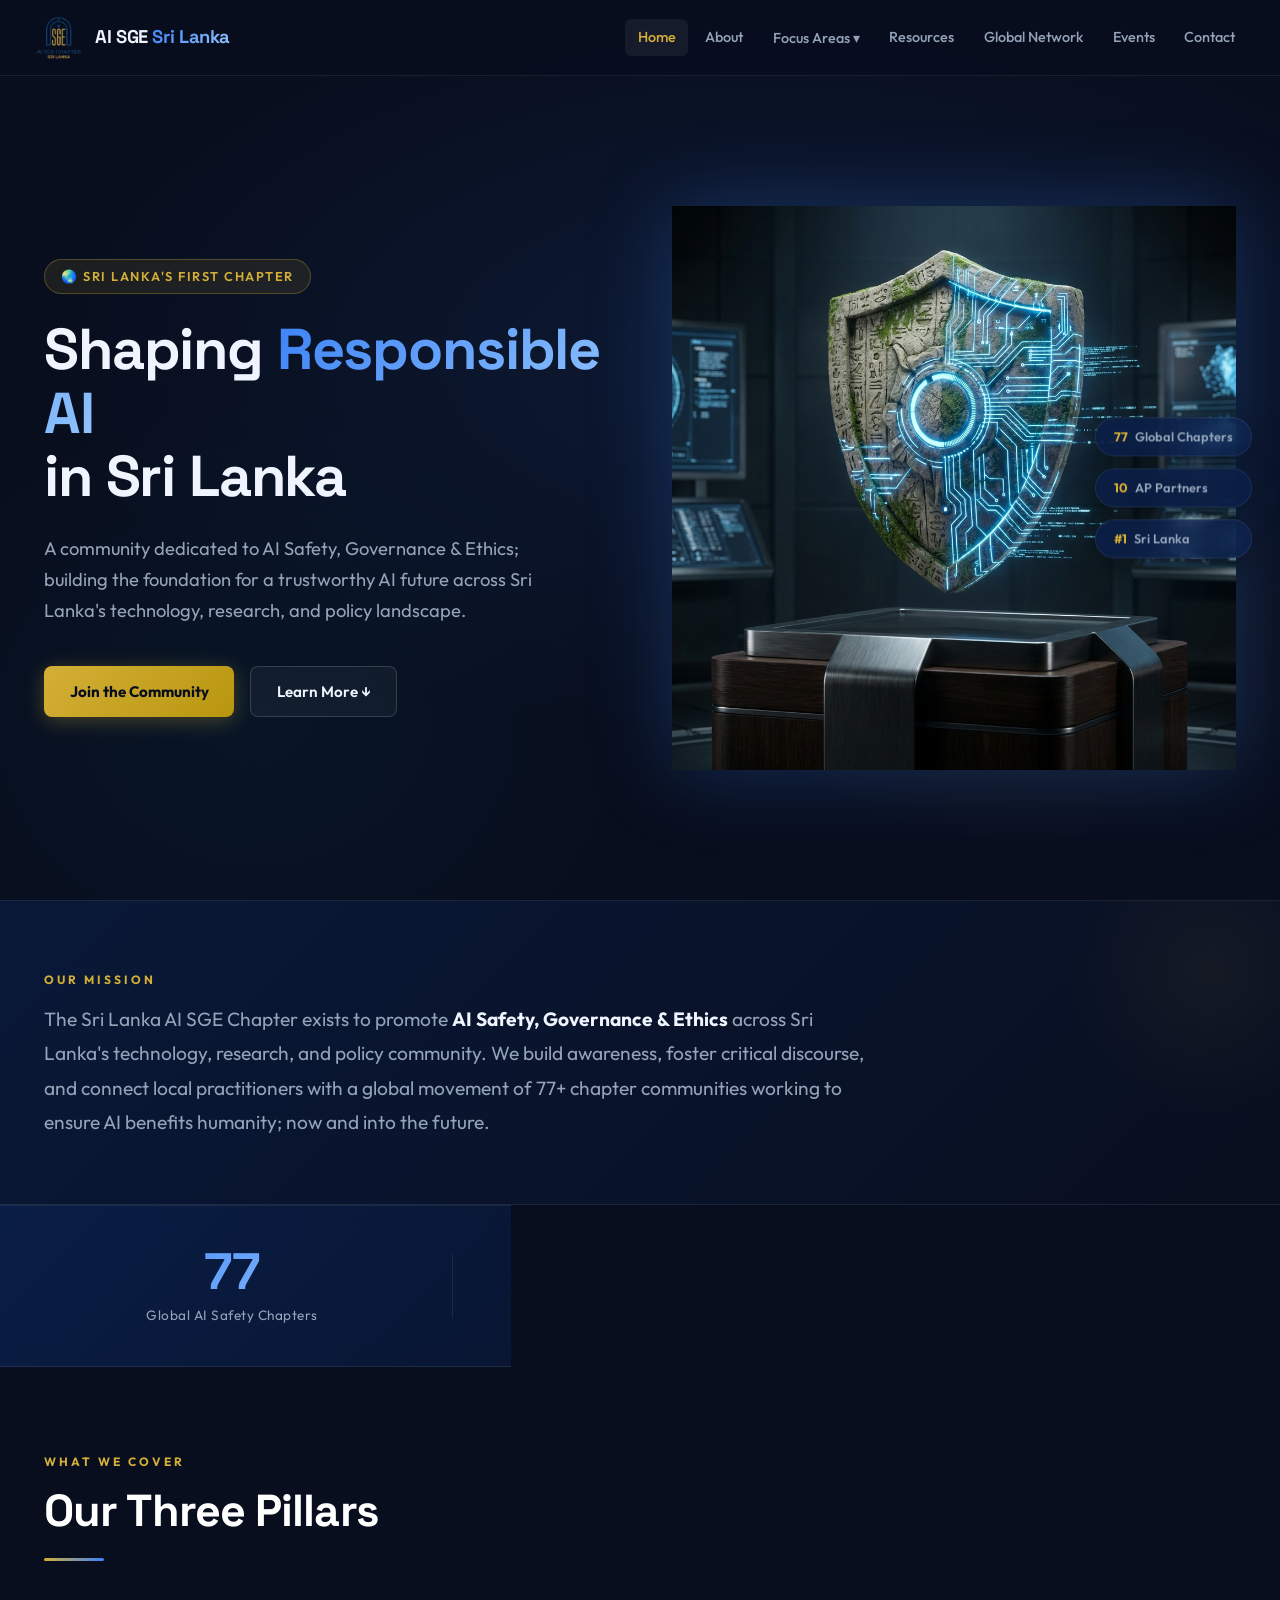
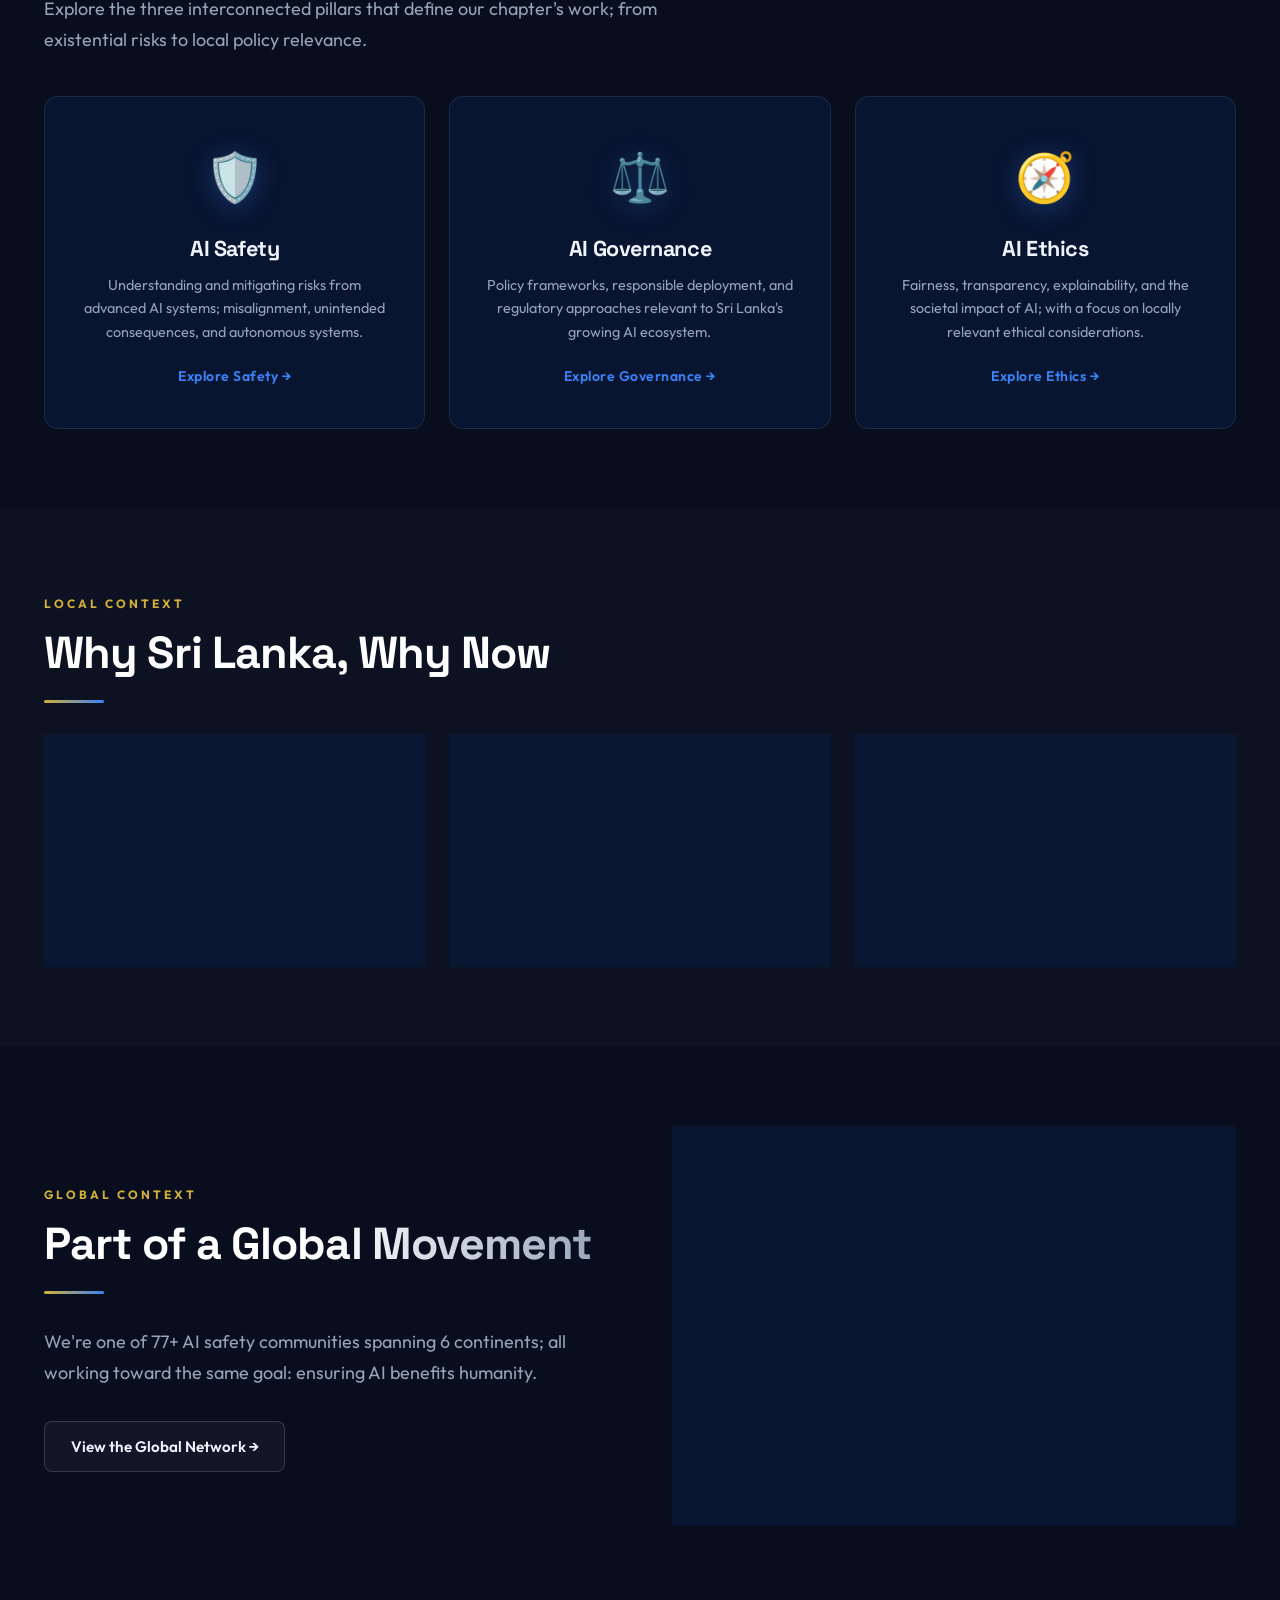
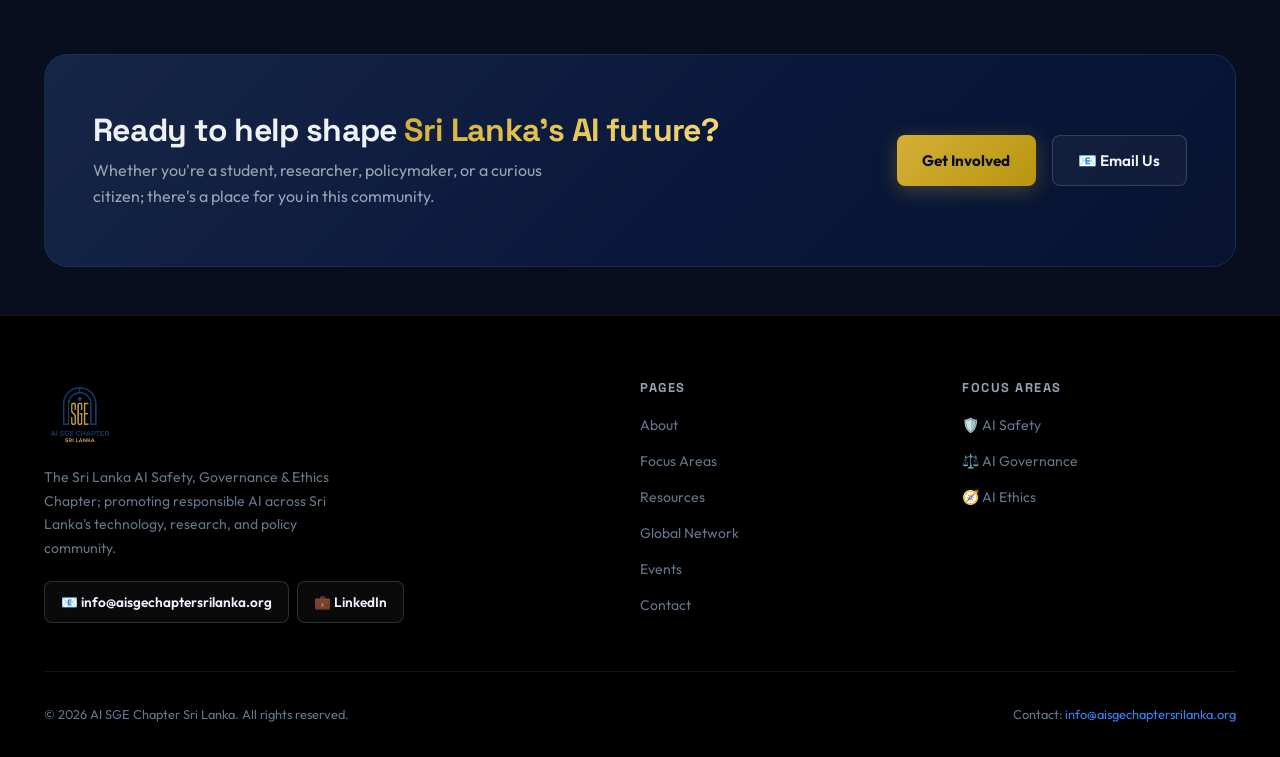
<file: index.html>
<!DOCTYPE html>
<html lang="en">
<head>
    <meta charset="UTF-8">
    <meta name="viewport" content="width=device-width, initial-scale=1.0">
    <title>AI Safety, Governance & Ethics Chapter ; Sri Lanka</title>
    <meta name="description" content="Sri Lanka's dedicated community for AI Safety, Governance & Ethics. Shaping responsible AI for Sri Lanka's future.">
    <meta name="keywords" content="AI Safety Sri Lanka, AI Governance Sri Lanka, AI Ethics Sri Lanka, AI SGE">
    <link rel="stylesheet" href="styles.css">
</head>
<body>

    <!-- Navigation -->
    <nav class="navbar" id="navbar">
        <div class="logo">
            <img src="logo.png" alt="AI SGE Logo" class="logo-img">
            <span>AI SGE <span class="text-gradient">Sri Lanka</span></span>
        </div>
        <div class="nav-links">
            <a href="index.html" class="active">Home</a>
            <a href="about.html">About</a>
            <div class="dropdown">
                <a href="focus-areas.html">Focus Areas ▾</a>
                <div class="dropdown-menu">
                    <a href="safety.html">🛡️ AI Safety</a>
                    <a href="governance.html">⚖️ AI Governance</a>
                    <a href="ethics.html">🧭 AI Ethics</a>
                </div>
            </div>
            <a href="resources.html">Resources</a>
            <a href="global-network.html">Global Network</a>
            <a href="events.html">Events</a>
            <a href="contact.html">Contact</a>
        </div>
        <button class="hamburger" id="hamburger" aria-label="Toggle mobile menu">
            <span></span><span></span><span></span>
        </button>
    </nav>

    <!-- Mobile Menu -->
    <div class="mobile-menu" id="mobileMenu">
        <a href="index.html" class="active">Home</a>
        <a href="about.html">About</a>
        <div class="mobile-section-label">Focus Areas</div>
        <a href="focus-areas.html">Focus Areas Overview</a>
        <a href="safety.html">🛡️ AI Safety</a>
        <a href="governance.html">⚖️ AI Governance</a>
        <a href="ethics.html">🧭 AI Ethics</a>
        <a href="resources.html">Resources</a>
        <a href="global-network.html">Global Network</a>
        <a href="events.html">Events</a>
        <a href="contact.html">Contact</a>
    </div>

    <!-- Hero Section -->
    <header class="hero">
        <div class="hero-bg"></div>
        <div class="container">
            <div class="hero-grid">
                <div class="hero-content">
                    <div class="hero-badge">🌏 Sri Lanka's First Chapter</div>
                    <h1>Shaping <span class="text-gradient">Responsible AI</span><br>in Sri Lanka</h1>
                    <p>A community dedicated to AI Safety, Governance & Ethics; building the foundation for a trustworthy AI future across Sri Lanka's technology, research, and policy landscape.</p>
                    <div class="hero-ctas">
                        <a href="contact.html" class="btn btn-gold">Join the Community</a>
                        <a href="#mission" class="btn btn-outline">Learn More ↓</a>
                    </div>
                </div>
                <div class="hero-visual">
                    <img src="hero_shield.png" alt="AI Safety Shield ; Digital Muragala">
                    <div class="hero-stat-pills">
                        <div class="stat-pill"><strong>77</strong> Global Chapters</div>
                        <div class="stat-pill"><strong>10</strong> AP Partners</div>
                        <div class="stat-pill"><strong>#1</strong> Sri Lanka</div>
                    </div>
                </div>
            </div>
        </div>
    </header>

    <!-- Mission Strip -->
    <section class="mission-strip" id="mission">
        <div class="container">
            <span class="section-label">Our Mission</span>
            <p class="mission-text">
                The Sri Lanka AI SGE Chapter exists to promote <strong>AI Safety, Governance & Ethics</strong> across Sri Lanka's technology, research, and policy community. We build awareness, foster critical discourse, and connect local practitioners with a global movement of 77+ chapter communities working to ensure AI benefits humanity; now and into the future.
            </p>
        </div>
    </section>

    <!-- Stats Bar -->
    <section class="stats-bar">
        <div class="container">
            <div class="stats-grid">
                <div class="stat-item reveal">
                    <div class="stat-number text-gradient" data-target="77">0</div>
                    <div class="stat-label">Global AI Safety Chapters</div>
                </div>
                <div class="stat-item reveal reveal-delay-1">
                    <div class="stat-number text-gold" data-target="10">0</div>
                    <div class="stat-label">Asia-Pacific Partners</div>
                </div>
                <div class="stat-item reveal reveal-delay-2">
                    <div class="stat-number text-teal" data-target="1">0</div>
                    <div class="stat-label">Sri Lanka Chapter</div>
                </div>
            </div>
        </div>
    </section>

    <!-- Focus Area Preview -->
    <section class="section">
        <div class="container">
            <div class="reveal">
                <span class="section-label">What We Cover</span>
                <h2 class="section-title">Our Three Pillars</h2>
                <div class="divider"></div>
                <p class="section-lead">Explore the three interconnected pillars that define our chapter's work; from existential risks to local policy relevance.</p>
            </div>
            <div class="card-grid" style="margin-top: 2.5rem;">
                <a href="safety.html" class="focus-card safety reveal reveal-delay-1">
                    <span class="icon">🛡️</span>
                    <h3>AI Safety</h3>
                    <p>Understanding and mitigating risks from advanced AI systems; misalignment, unintended consequences, and autonomous systems.</p>
                    <span class="arrow">Explore Safety →</span>
                </a>
                <a href="governance.html" class="focus-card governance reveal reveal-delay-2">
                    <span class="icon">⚖️</span>
                    <h3>AI Governance</h3>
                    <p>Policy frameworks, responsible deployment, and regulatory approaches relevant to Sri Lanka's growing AI ecosystem.</p>
                    <span class="arrow">Explore Governance →</span>
                </a>
                <a href="ethics.html" class="focus-card ethics reveal reveal-delay-3">
                    <span class="icon">🧭</span>
                    <h3>AI Ethics</h3>
                    <p>Fairness, transparency, explainability, and the societal impact of AI; with a focus on locally relevant ethical considerations.</p>
                    <span class="arrow">Explore Ethics →</span>
                </a>
            </div>
        </div>
    </section>

    <!-- Why Sri Lanka Needs This -->
    <section class="section bg-alt">
        <div class="container">
            <div class="reveal">
                <span class="section-label">Local Context</span>
                <h2 class="section-title">Why Sri Lanka, Why Now</h2>
                <div class="divider"></div>
            </div>
            <div class="card-grid">
                <div class="glass-card reveal reveal-delay-1">
                    <h3>🚀 Growing Tech Sector</h3>
                    <p>Sri Lanka's IT and BPO industry is rapidly expanding, with AI adoption accelerating across finance, healthcare, and public services. The risks grow with the opportunities.</p>
                </div>
                <div class="glass-card reveal reveal-delay-2">
                    <h3>🏛️ Policy Gaps</h3>
                    <p>National AI governance frameworks are nascent. Community-led advocacy plays a critical role in shaping responsible policy before harms manifest at scale.</p>
                </div>
                <div class="glass-card reveal reveal-delay-3">
                    <h3>🌐 Bridge Role</h3>
                    <p>Positioned to connect South Asian and Global South AI safety communities, Sri Lanka can lead governance-first positioning in the Asia-Pacific region.</p>
                </div>
            </div>
        </div>
    </section>

    <!-- Global Movement Snippet -->
    <section class="section">
        <div class="container">
            <div style="display: grid; grid-template-columns: 1fr 1fr; gap: 4rem; align-items: center;" class="responsive-2col">
                <div class="reveal">
                    <span class="section-label">Global Context</span>
                    <h2 class="section-title">Part of a Global Movement</h2>
                    <div class="divider"></div>
                    <p class="section-lead">We're one of 77+ AI safety communities spanning 6 continents; all working toward the same goal: ensuring AI benefits humanity.</p>
                    <a href="global-network.html" class="btn btn-outline" style="margin-top: 2rem;">View the Global Network →</a>
                </div>
                <div class="reveal reveal-delay-2">
                    <div class="glass-card" style="text-align: center; padding: 3rem;">
                        <div style="font-size: 4rem; margin-bottom: 1rem;">🌍</div>
                        <div style="display: flex; flex-direction: column; gap: 0.75rem;">
                            <div class="region-badge hl" style="justify-content: center;">🌏 Asia-Pacific ; 10 Partners</div>
                            <div class="region-badge" style="justify-content: center;">🌍 Africa ; 12 Chapters</div>
                            <div class="region-badge" style="justify-content: center;">🌎 Latin America ; 8 Chapters</div>
                            <div class="region-badge" style="justify-content: center;">🇪🇺 Europe ; 25+ Chapters</div>
                        </div>
                    </div>
                </div>
            </div>
        </div>
    </section>

    <!-- CTA Banner -->
    <section class="section-sm">
        <div class="container">
            <div class="cta-banner reveal">
                <div>
                    <h2>Ready to help shape <span class="text-gold">Sri Lanka's AI future?</span></h2>
                    <p>Whether you're a student, researcher, policymaker, or a curious citizen; there's a place for you in this community.</p>
                </div>
                <div style="display: flex; gap: 1rem; flex-wrap: wrap; flex-shrink: 0;">
                    <a href="contact.html" class="btn btn-gold">Get Involved</a>
                    <a href="mailto:info@aisgechaptersrilanka.org" class="btn btn-outline">📧 Email Us</a>
                </div>
            </div>
        </div>
    </section>

    <!-- Footer -->
    <footer>
        <div class="container">
            <div class="footer-grid">
                <div class="footer-brand">
                    <img src="logo.png" alt="AI SGE Logo" class="footer-logo">
                    <p>The Sri Lanka AI Safety, Governance & Ethics Chapter; promoting responsible AI across Sri Lanka's technology, research, and policy community.</p>
                    <div style="display: flex; gap: 0.5rem; flex-wrap: wrap; margin-top: 0.5rem;">
                        <a href="mailto:info@aisgechaptersrilanka.org" class="btn btn-outline" style="font-size: 0.85rem; padding: 0.55rem 1rem; ">📧 info@aisgechaptersrilanka.org</a>
                        <a href="https://www.linkedin.com/company/ai-sge-sri-lanka-chapter/" target="_blank" class="btn btn-outline" style="font-size: 0.85rem; padding: 0.55rem 1rem;">💼 LinkedIn</a>
                    </div>
                </div>
                <div class="footer-col">
                    <h4>Pages</h4>
                    <ul>
                        <li><a href="about.html">About</a></li>
                        <li><a href="focus-areas.html">Focus Areas</a></li>
                        <li><a href="resources.html">Resources</a></li>
                        <li><a href="global-network.html">Global Network</a></li>
                        <li><a href="events.html">Events</a></li>
                        <li><a href="contact.html">Contact</a></li>
                    </ul>
                </div>
                <div class="footer-col">
                    <h4>Focus Areas</h4>
                    <ul>
                        <li><a href="safety.html">🛡️ AI Safety</a></li>
                        <li><a href="governance.html">⚖️ AI Governance</a></li>
                        <li><a href="ethics.html">🧭 AI Ethics</a></li>
                    </ul>
                </div>
            </div>
            <div class="footer-bottom">
                <span>© 2026 AI SGE Chapter Sri Lanka. All rights reserved.</span>
                <span>Contact: <a href="mailto:info@aisgechaptersrilanka.org" style="color: var(--primary);">info@aisgechaptersrilanka.org</a></span>
            </div>
        </div>
    </footer>

    <!-- Mobile Bottom Navigation -->
    <nav class="mobile-bottom-nav">
        <a href="index.html" class="nav-item active">
            <span class="icon">🏠</span>
            <span class="label">Home</span>
        </a>
        <a href="about.html" class="nav-item">
            <span class="icon">ℹ️</span>
            <span class="label">About</span>
        </a>
        <a href="resources.html" class="nav-item">
            <span class="icon">📚</span>
            <span class="label">Resources</span>
        </a>
        <a href="contact.html" class="nav-item">
            <span class="icon">✉️</span>
            <span class="label">Contact</span>
        </a>
    </nav>

    <script src="main.js"></script>
</body>
</html>
</file>
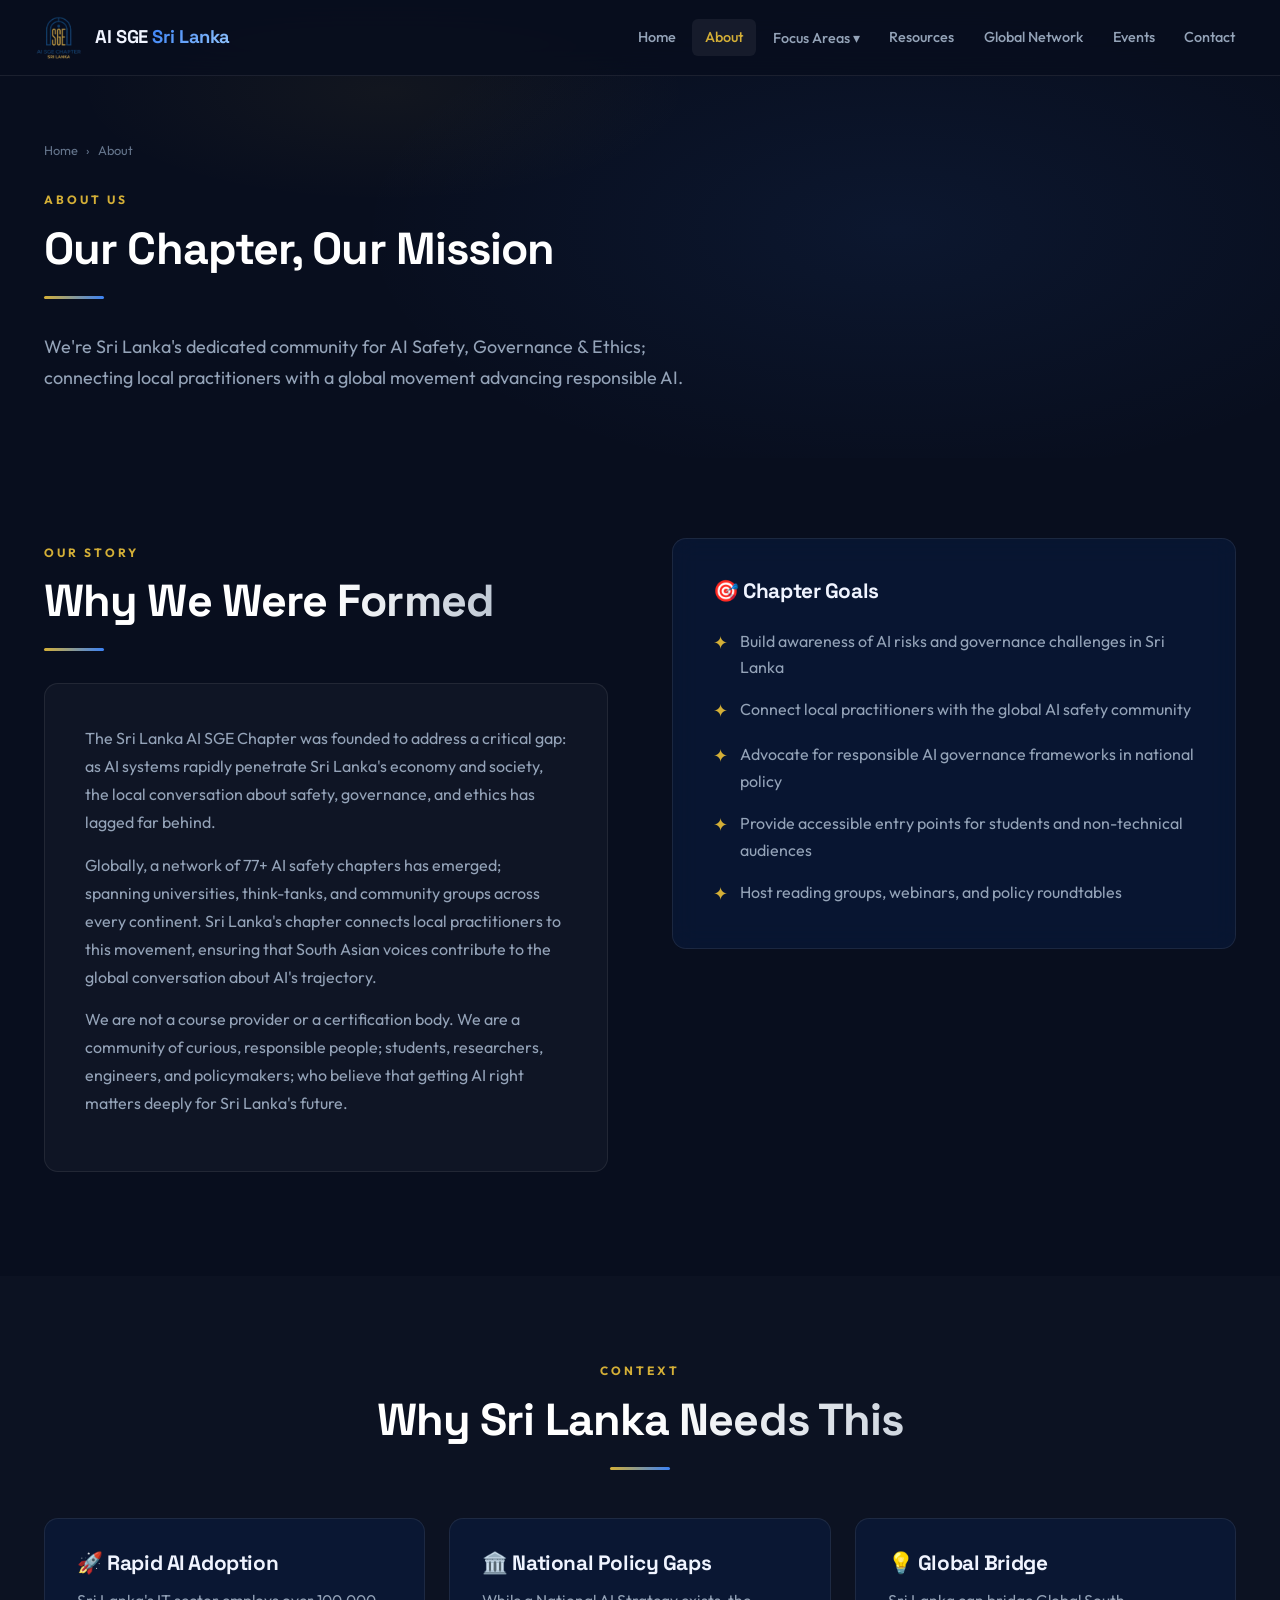
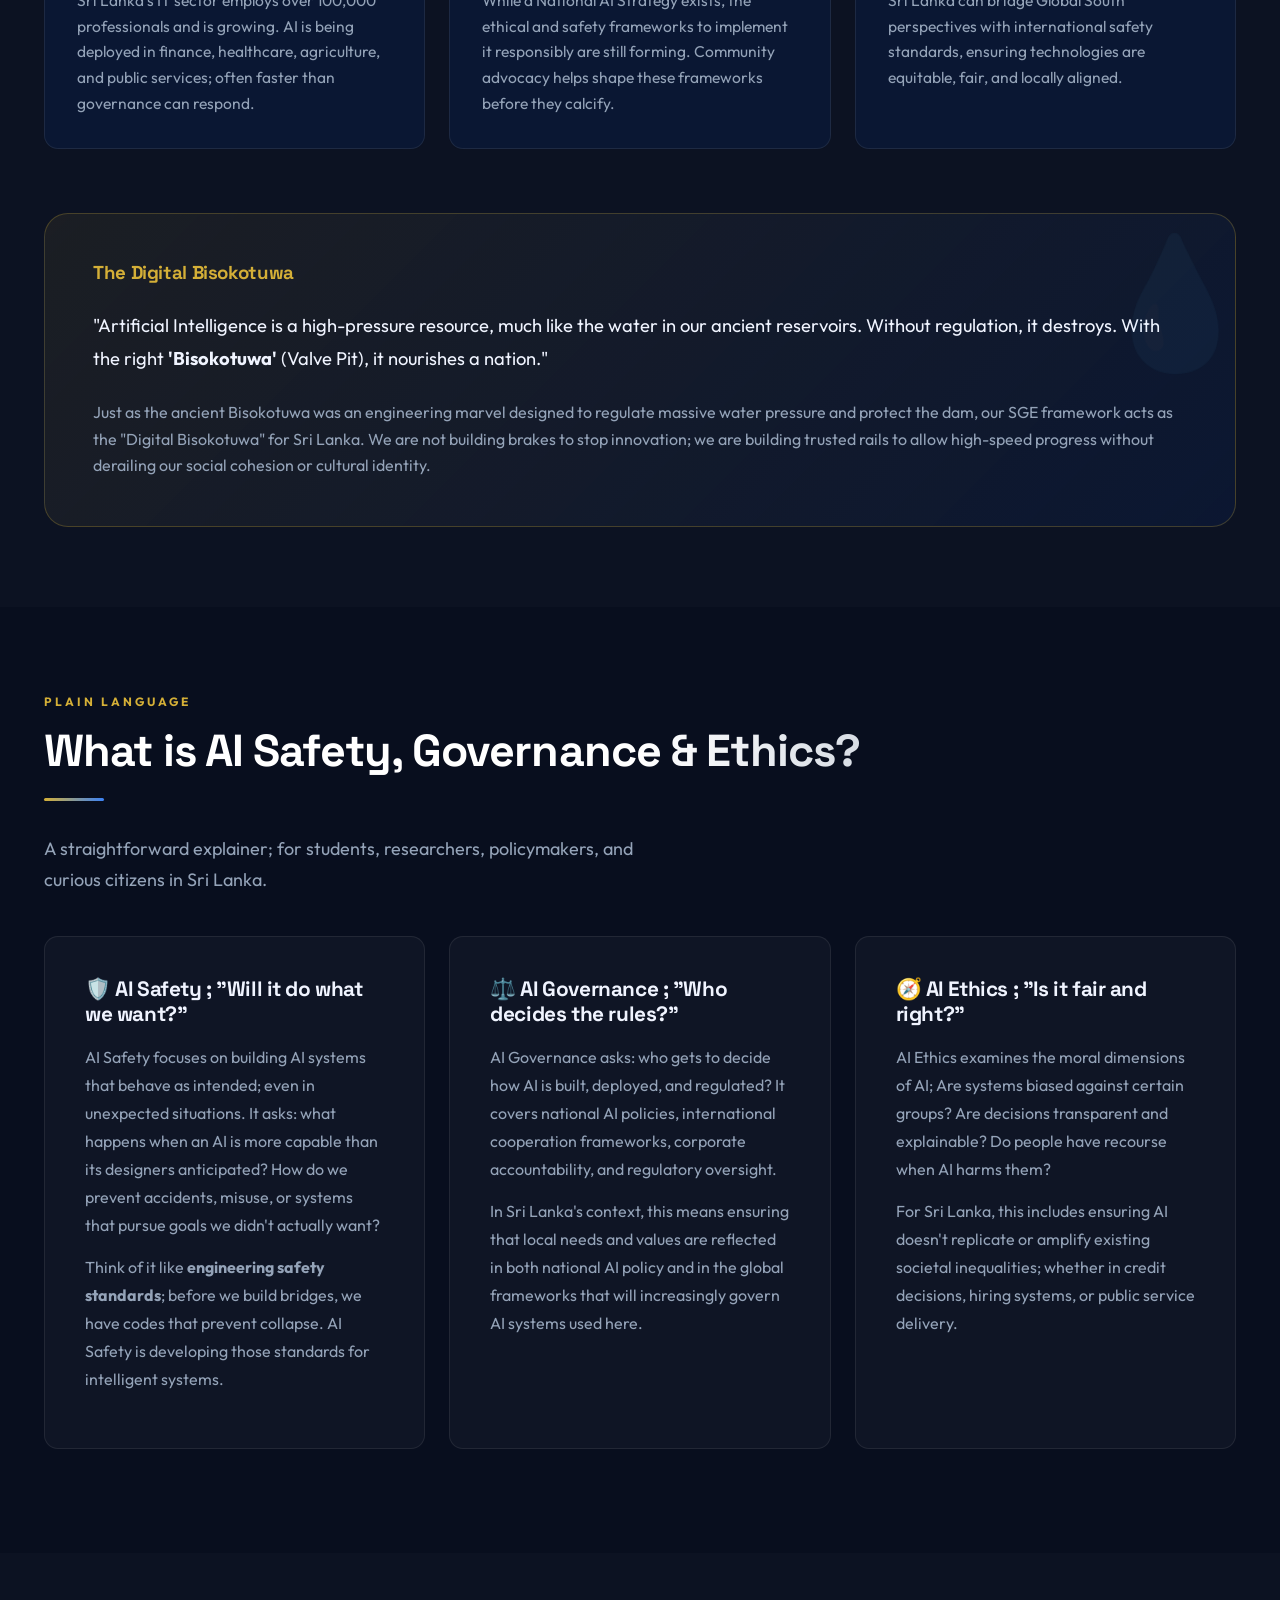
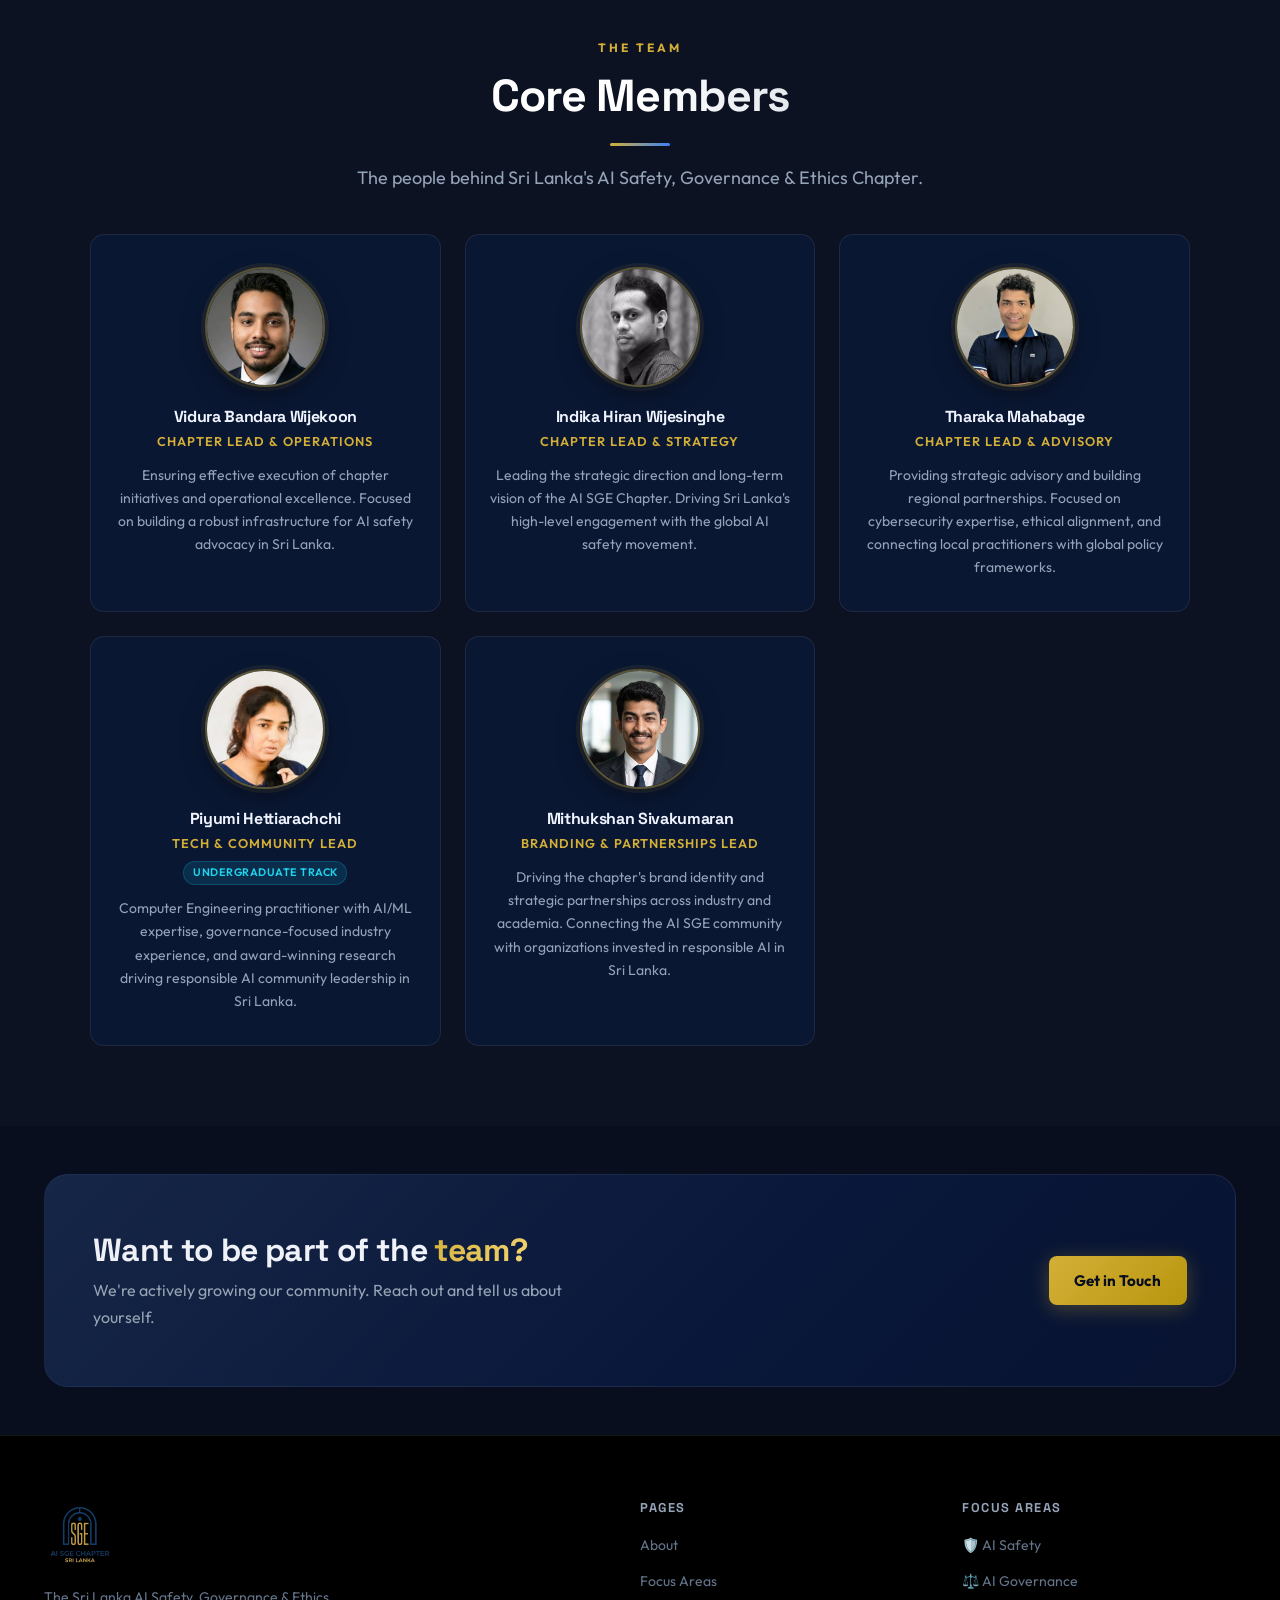
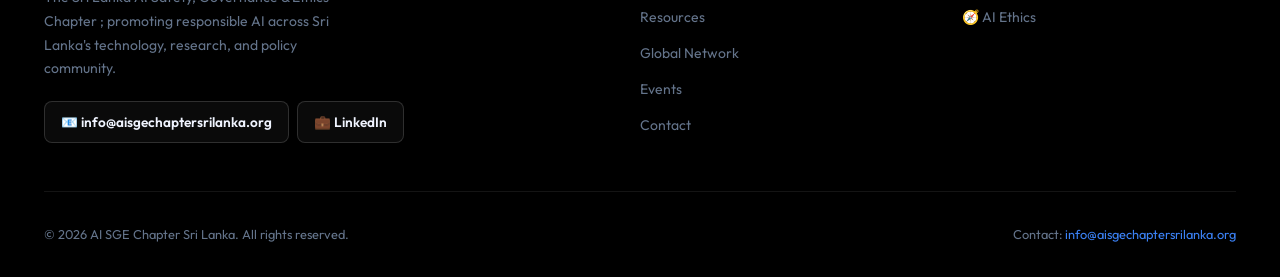
<file: about.html>
<!DOCTYPE html>
<html lang="en">

<head>
    <meta charset="UTF-8">
    <meta name="viewport" content="width=device-width, initial-scale=1.0">
    <title>About ; AI SGE Sri Lanka</title>
    <meta name="description"
        content="Learn about the Sri Lanka AI Safety, Governance & Ethics Chapter; our story, values, local context, and core team.">
    <link rel="stylesheet" href="styles.css">
</head>

<body>

    <nav class="navbar" id="navbar">
        <div class="logo">
            <img src="logo.png" alt="AI SGE Logo" class="logo-img">
            <span>AI SGE <span class="text-gradient">Sri Lanka</span></span>
        </div>
        <div class="nav-links">
            <a href="index.html">Home</a>
            <a href="about.html" class="active">About</a>
            <div class="dropdown">
                <a href="focus-areas.html">Focus Areas ▾</a>
                <div class="dropdown-menu">
                    <a href="safety.html">🛡️ AI Safety</a>
                    <a href="governance.html">⚖️ AI Governance</a>
                    <a href="ethics.html">🧭 AI Ethics</a>
                </div>
            </div>
            <a href="resources.html">Resources</a>
            <a href="global-network.html">Global Network</a>
            <a href="events.html">Events</a>
            <a href="contact.html">Contact</a>
        </div>
        <button class="hamburger" id="hamburger" aria-label="Toggle mobile menu">
            <span></span><span></span><span></span>
        </button>
    </nav>
    <div class="mobile-menu" id="mobileMenu">
        <a href="index.html">Home</a>
        <a href="about.html" class="active">About</a>
        <div class="mobile-section-label">Focus Areas</div>
        <a href="focus-areas.html">Focus Areas Overview</a>
        <a href="safety.html">🛡️ AI Safety</a>
        <a href="governance.html">⚖️ AI Governance</a>
        <a href="ethics.html">🧭 AI Ethics</a>
        <a href="resources.html">Resources</a>
        <a href="global-network.html">Global Network</a>
        <a href="events.html">Events</a>
        <a href="contact.html">Contact</a>
    </div>

    <!-- Page Hero -->
    <section class="page-hero">
        <div class="container">
            <div class="breadcrumb">
                <a href="index.html">Home</a>
                <span>›</span>
                <span>About</span>
            </div>
            <span class="section-label">About Us</span>
            <h1 class="section-title">Our Chapter, Our Mission</h1>
            <div class="divider"></div>
            <p class="section-lead">We're Sri Lanka's dedicated community for AI Safety, Governance & Ethics;
                connecting local practitioners with a global movement advancing responsible AI.</p>
        </div>
    </section>

    <!-- Chapter Story -->
    <section class="section">
        <div class="container">
            <div style="display: grid; grid-template-columns: 1fr 1fr; gap: 4rem; align-items: start;"
                class="responsive-2col">
                <div class="reveal">
                    <span class="section-label">Our Story</span>
                    <h2 class="section-title">Why We Were Formed</h2>
                    <div class="divider"></div>
                    <div class="prose-section">
                        <p>The Sri Lanka AI SGE Chapter was founded to address a critical gap: as AI systems rapidly
                            penetrate Sri Lanka's economy and society, the local conversation about safety, governance,
                            and ethics has lagged far behind.</p>
                        <p>Globally, a network of 77+ AI safety chapters has emerged; spanning universities,
                            think-tanks, and community groups across every continent. Sri Lanka's chapter connects local
                            practitioners to this movement, ensuring that South Asian voices contribute to the global
                            conversation about AI's trajectory.</p>
                        <p>We are not a course provider or a certification body. We are a community of curious,
                            responsible people; students, researchers, engineers, and policymakers; who believe that
                            getting AI right matters deeply for Sri Lanka's future.</p>
                    </div>
                </div>
                <div class="reveal reveal-delay-2">
                    <div class="glass-card" style="padding: 2.5rem;">
                        <h3 style="margin-bottom: 1.5rem;">🎯 Chapter Goals</h3>
                        <ul style="display: flex; flex-direction: column; gap: 1rem; list-style: none; padding: 0;">
                            <li style="display: flex; gap: 0.75rem; align-items: flex-start;">
                                <span style="color: var(--gold); font-size: 1.1rem; flex-shrink: 0;">✦</span>
                                <span style="color: var(--text-muted);">Build awareness of AI risks and governance
                                    challenges in Sri Lanka</span>
                            </li>
                            <li style="display: flex; gap: 0.75rem; align-items: flex-start;">
                                <span style="color: var(--gold); font-size: 1.1rem; flex-shrink: 0;">✦</span>
                                <span style="color: var(--text-muted);">Connect local practitioners with the global AI
                                    safety community</span>
                            </li>
                            <li style="display: flex; gap: 0.75rem; align-items: flex-start;">
                                <span style="color: var(--gold); font-size: 1.1rem; flex-shrink: 0;">✦</span>
                                <span style="color: var(--text-muted);">Advocate for responsible AI governance
                                    frameworks in national policy</span>
                            </li>
                            <li style="display: flex; gap: 0.75rem; align-items: flex-start;">
                                <span style="color: var(--gold); font-size: 1.1rem; flex-shrink: 0;">✦</span>
                                <span style="color: var(--text-muted);">Provide accessible entry points for students and
                                    non-technical audiences</span>
                            </li>
                            <li style="display: flex; gap: 0.75rem; align-items: flex-start;">
                                <span style="color: var(--gold); font-size: 1.1rem; flex-shrink: 0;">✦</span>
                                <span style="color: var(--text-muted);">Host reading groups, webinars, and policy
                                    roundtables</span>
                            </li>
                        </ul>
                    </div>
                </div>
            </div>
        </div>
    </section>

    <!-- Why Sri Lanka Needs This -->
    <section class="section bg-alt">
        <div class="container">
            <div class="reveal" style="text-align: center; margin-bottom: 3rem;">
                <span class="section-label">Context</span>
                <h2 class="section-title">Why Sri Lanka Needs This</h2>
                <div class="divider" style="margin: 1rem auto 0;"></div>
            </div>
            <div class="card-grid">
                <div class="glass-card reveal reveal-delay-1">
                    <h3>🚀 Rapid AI Adoption</h3>
                    <p>Sri Lanka's IT sector employs over 100,000 professionals and is growing. AI is being deployed in
                        finance, healthcare, agriculture, and public services; often faster than governance can
                            respond.</p>
                </div>
                <div class="glass-card reveal reveal-delay-2">
                    <h3>🏛️ National Policy Gaps</h3>
                    <p>While a National AI Strategy exists, the ethical and safety frameworks to implement it
                        responsibly are still forming. Community advocacy helps shape these frameworks before they
                        calcify.</p>
                </div>
                <div class="glass-card reveal reveal-delay-3">
                    <h3>💡 Global Bridge</h3>
                    <p>Sri Lanka can bridge Global South perspectives with international safety standards, ensuring
                        technologies are equitable, fair, and locally aligned.</p>
                </div>
            </div>

            <div class="reveal"
                style="margin-top: 4rem; padding: 3rem; background: linear-gradient(135deg, rgba(212,175,55,0.08) 0%, rgba(11,31,74,0.4) 100%); border: 1px solid rgba(212,175,55,0.25); border-radius: var(--radius-lg); position: relative; overflow: hidden;">
                <div
                    style="position: absolute; top: -20px; right: -20px; font-size: 8rem; opacity: 0.05; pointer-events: none;">
                    💧</div>
                <h3 style="color: var(--gold); margin-bottom: 1.5rem;">The Digital Bisokotuwa</h3>
                <p style="font-size: 1.15rem; line-height: 1.8; color: var(--text-main);">
                    "Artificial Intelligence is a high-pressure resource, much like the water in our ancient reservoirs.
                    Without regulation, it destroys. With the right <strong>'Bisokotuwa'</strong> (Valve Pit), it
                    nourishes a nation."
                </p>
                <p style="margin-top: 1.5rem; color: var(--text-muted);">
                    Just as the ancient Bisokotuwa was an engineering marvel designed to regulate massive water pressure
                    and protect the dam, our SGE framework acts as the "Digital Bisokotuwa" for Sri Lanka. We are not
                    building brakes to stop innovation; we are building trusted rails to allow high-speed progress
                    without derailing our social cohesion or cultural identity.
                </p>
            </div>
        </div>
    </section>

    <!-- Local Context Explainer -->
    <section class="section">
        <div class="container">
            <div class="reveal">
                <span class="section-label">Plain Language</span>
                <h2 class="section-title">What is AI Safety, Governance & Ethics?</h2>
                <div class="divider"></div>
                <p class="section-lead">A straightforward explainer; for students, researchers, policymakers, and
                    curious citizens in Sri Lanka.</p>
            </div>
            <div
                style="display: grid; grid-template-columns: repeat(auto-fit, minmax(280px, 1fr)); gap: 1.5rem; margin-top: 2.5rem;">
                <div class="prose-section reveal reveal-delay-1">
                    <h3>🛡️ AI Safety ; "Will it do what we want?"</h3>
                    <p>AI Safety focuses on building AI systems that behave as intended; even in unexpected situations.
                        It asks: what happens when an AI is more capable than its designers anticipated? How do we
                        prevent accidents, misuse, or systems that pursue goals we didn't actually want?</p>
                    <p>Think of it like <strong>engineering safety standards</strong>; before we build bridges, we have
                        codes that prevent collapse. AI Safety is developing those standards for intelligent systems.
                    </p>
                </div>
                <div class="prose-section reveal reveal-delay-2">
                    <h3>⚖️ AI Governance ; "Who decides the rules?"</h3>
                    <p>AI Governance asks: who gets to decide how AI is built, deployed, and regulated? It covers
                        national AI policies, international cooperation frameworks, corporate accountability, and
                        regulatory oversight.</p>
                    <p>In Sri Lanka's context, this means ensuring that local needs and values are reflected in both
                        national AI policy and in the global frameworks that will increasingly govern AI systems used
                        here.</p>
                </div>
                <div class="prose-section reveal reveal-delay-3">
                    <h3>🧭 AI Ethics ; "Is it fair and right?"</h3>
                    <p>AI Ethics examines the moral dimensions of AI; Are systems biased against certain groups? Are
                        decisions transparent and explainable? Do people have recourse when AI harms them?</p>
                    <p>For Sri Lanka, this includes ensuring AI doesn't replicate or amplify existing societal
                        inequalities; whether in credit decisions, hiring systems, or public service delivery.</p>
                </div>
            </div>
        </div>
    </section>

    <!-- Team Section -->
    <section class="section bg-alt">
        <div class="container">
            <div class="reveal" style="text-align: center; margin-bottom: 0.5rem;">
                <span class="section-label">The Team</span>
                <h2 class="section-title">Core Members</h2>
                <div class="divider" style="margin: 1rem auto 0;"></div>
                <p class="section-lead" style="margin: 1rem auto 0; text-align: center;">The people behind Sri Lanka's
                    AI Safety, Governance &amp; Ethics Chapter.</p>
            </div>
            <div class="team-grid"
                style="grid-template-columns: repeat(auto-fill, minmax(260px, 1fr)); max-width: 1100px; margin: 2.5rem auto 0;">

                <!-- Vidura -->
                <div class="member-card reveal reveal-delay-1">
                    <div class="member-photo-wrap">
                        <img src="team_vidura.png" alt="Vidura Bandara Wijekoon" class="member-photo">
                    </div>
                    <h3>Vidura Bandara Wijekoon</h3>
                    <p class="role">Chapter Lead &amp; Operations</p>
                    <p class="member-bio">Ensuring effective execution of chapter initiatives and operational
                        excellence. Focused on building a robust infrastructure for AI safety advocacy in Sri Lanka.</p>
                </div>

                <!-- Hiran -->
                <div class="member-card reveal reveal-delay-2">
                    <div class="member-photo-wrap">
                        <img src="team_hiran.png" alt="Indika Hiran Wijesinghe" class="member-photo">
                    </div>
                    <h3>Indika Hiran Wijesinghe</h3>
                    <p class="role">Chapter Lead &amp; Strategy</p>
                    <p class="member-bio">Leading the strategic direction and long-term vision of the AI SGE Chapter.
                        Driving Sri Lanka's high-level engagement with the global AI safety movement.</p>
                </div>

                <!-- Tharaka -->
                <div class="member-card reveal reveal-delay-3">
                    <div class="member-photo-wrap">
                        <img src="team_tharaka.png" alt="Tharaka Mahabage" class="member-photo">
                    </div>
                    <h3>Tharaka Mahabage</h3>
                    <p class="role">Chapter Lead &amp; Advisory</p>
                    <p class="member-bio">Providing strategic advisory and building regional partnerships. Focused on
                        cybersecurity expertise, ethical alignment, and connecting local practitioners with global
                        policy frameworks.</p>
                </div>

                <!-- Piyumi -->
                <div class="member-card reveal reveal-delay-1">
                    <div class="member-photo-wrap">
                        <img src="team_piyumi.png" alt="Piyumi Hettiarachchi" class="member-photo">
                    </div>
                    <h3>Piyumi Hettiarachchi</h3>
                    <p class="role">Tech &amp; Community Lead <span class="role-tag">Undergraduate Track</span></p>
                    <p class="member-bio">Computer Engineering practitioner with AI/ML expertise, governance-focused
                        industry experience, and award-winning research driving responsible AI community leadership in
                        Sri Lanka.</p>
                </div>

                <!-- Mithukshan -->
                <div class="member-card reveal reveal-delay-2">
                    <div class="member-photo-wrap">
                        <img src="team_mithukshan.jpeg" alt="Mithukshan Sivakumaran" class="member-photo">
                    </div>
                    <h3>Mithukshan Sivakumaran</h3>
                    <p class="role">Branding &amp; Partnerships Lead</p>
                    <p class="member-bio">Driving the chapter's brand identity and strategic partnerships across
                        industry and academia. Connecting the AI SGE community with organizations invested in
                        responsible AI in Sri Lanka.</p>
                </div>

            </div>
        </div>
    </section>

    <!-- Join CTA -->
    <section class="section-sm">
        <div class="container">
            <div class="cta-banner reveal">
                <div>
                    <h2>Want to be part of the <span class="text-gold">team?</span></h2>
                    <p>We're actively growing our community. Reach out and tell us about yourself.</p>
                </div>
                <a href="contact.html" class="btn btn-gold">Get in Touch</a>
            </div>
        </div>
    </section>

    <footer>
        <div class="container">
            <div class="footer-grid">
                <div class="footer-brand">
                    <img src="logo.png" alt="AI SGE Logo" class="footer-logo">
                    <p>The Sri Lanka AI Safety, Governance & Ethics Chapter ; promoting responsible AI across Sri
                        Lanka's technology, research, and policy community.</p>
                    <div style="display: flex; gap: 0.5rem; flex-wrap: wrap; margin-top: 0.5rem;">
                        <a href="mailto:info@aisgechaptersrilanka.org" class="btn btn-outline"
                            style="font-size: 0.85rem; padding: 0.55rem 1rem; ">📧
                            info@aisgechaptersrilanka.org</a>
                        <a href="https://www.linkedin.com/company/ai-sge-sri-lanka-chapter/" target="_blank"
                            class="btn btn-outline" style="font-size: 0.85rem; padding: 0.55rem 1rem;">💼 LinkedIn</a>
                    </div>
                </div>
                <div class="footer-col">
                    <h4>Pages</h4>
                    <ul>
                        <li><a href="about.html">About</a></li>
                        <li><a href="focus-areas.html">Focus Areas</a></li>
                        <li><a href="resources.html">Resources</a></li>
                        <li><a href="global-network.html">Global Network</a></li>
                        <li><a href="events.html">Events</a></li>
                        <li><a href="contact.html">Contact</a></li>
                    </ul>
                </div>
                <div class="footer-col">
                    <h4>Focus Areas</h4>
                    <ul>
                        <li><a href="safety.html">🛡️ AI Safety</a></li>
                        <li><a href="governance.html">⚖️ AI Governance</a></li>
                        <li><a href="ethics.html">🧭 AI Ethics</a></li>
                    </ul>
                </div>
            </div>
            <div class="footer-bottom">
                <span>© 2026 AI SGE Chapter Sri Lanka. All rights reserved.</span>
                <span>Contact: <a href="mailto:info@aisgechaptersrilanka.org"
                        style="color: var(--primary);">info@aisgechaptersrilanka.org</a></span>
            </div>
        </div>
    </footer>
    <!-- Mobile Bottom Navigation -->
    <nav class="mobile-bottom-nav">
        <a href="index.html" class="nav-item">
            <span class="icon">🏠</span>
            <span class="label">Home</span>
        </a>
        <a href="about.html" class="nav-item active">
            <span class="icon">ℹ️</span>
            <span class="label">About</span>
        </a>
        <a href="resources.html" class="nav-item">
            <span class="icon">📚</span>
            <span class="label">Resources</span>
        </a>
        <a href="contact.html" class="nav-item">
            <span class="icon">✉️</span>
            <span class="label">Contact</span>
        </a>
    </nav>

    <script src="main.js"></script>
</body>

</html>
</file>
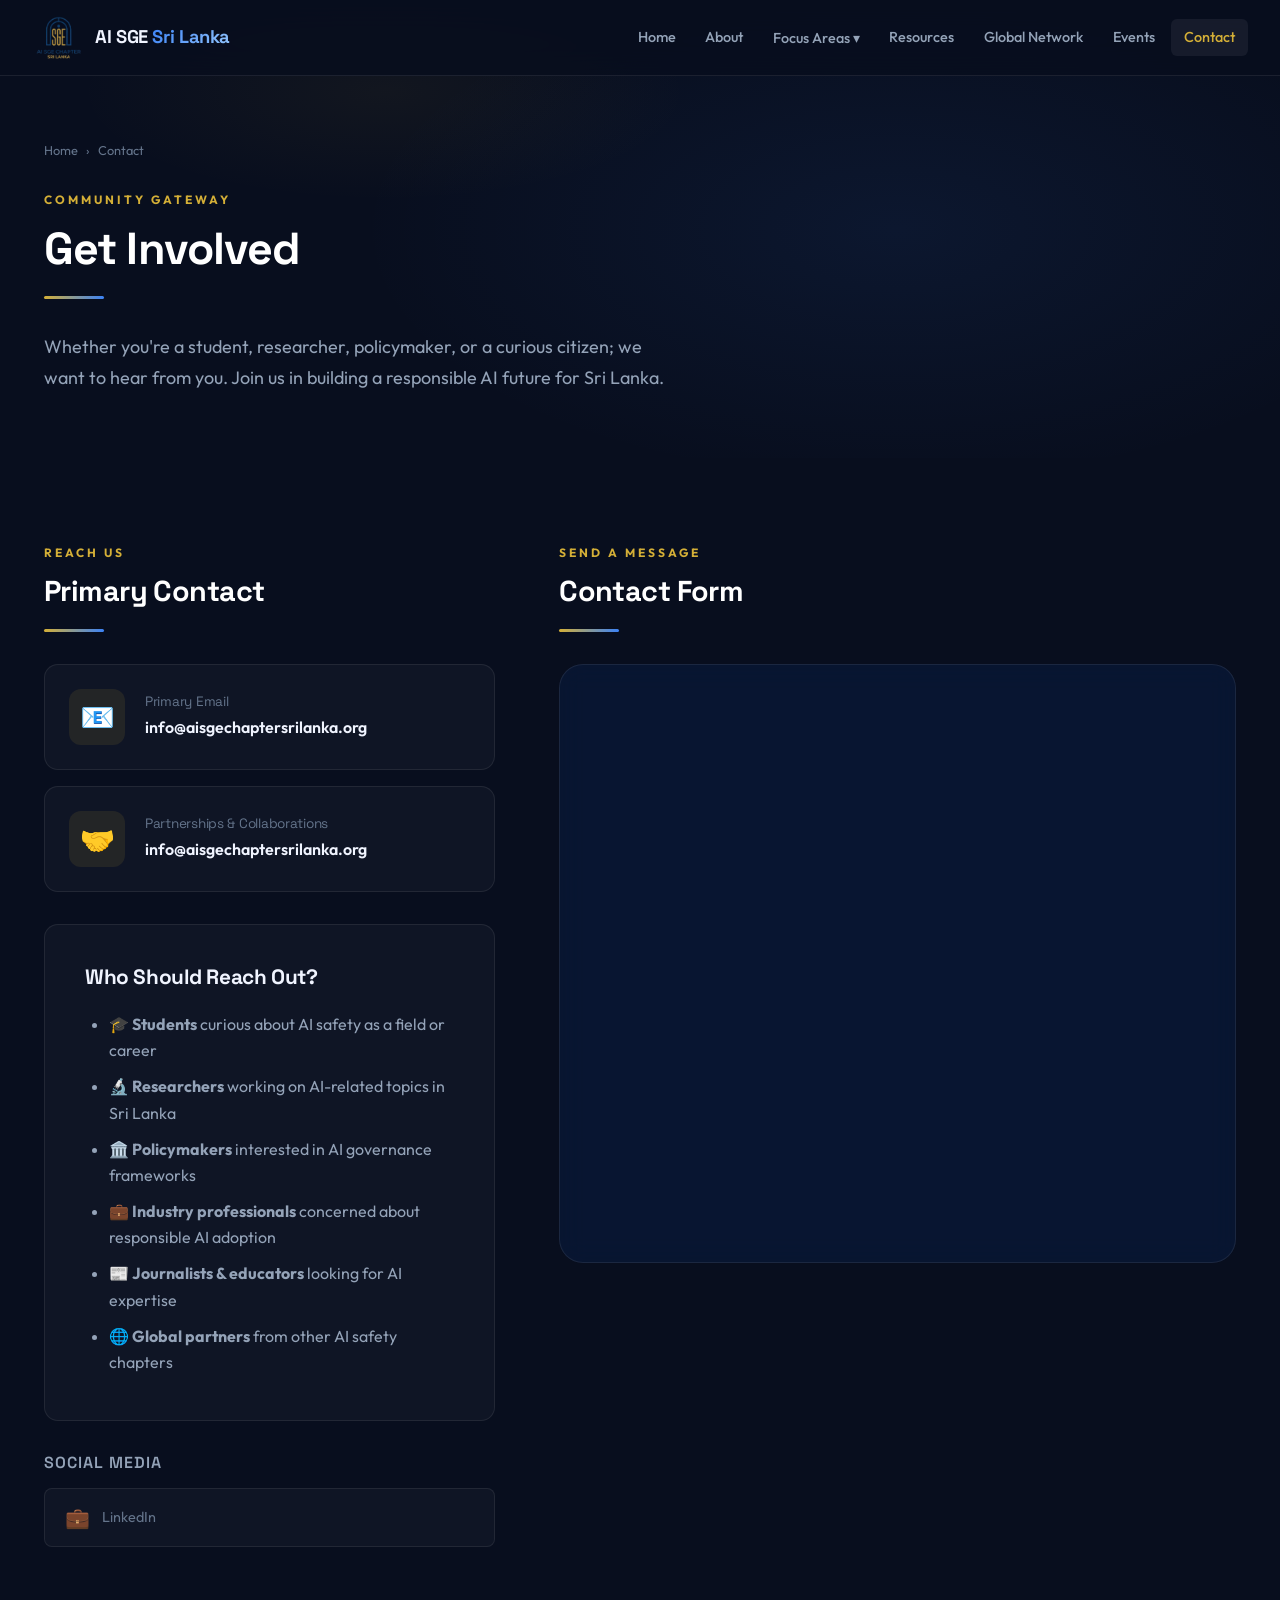
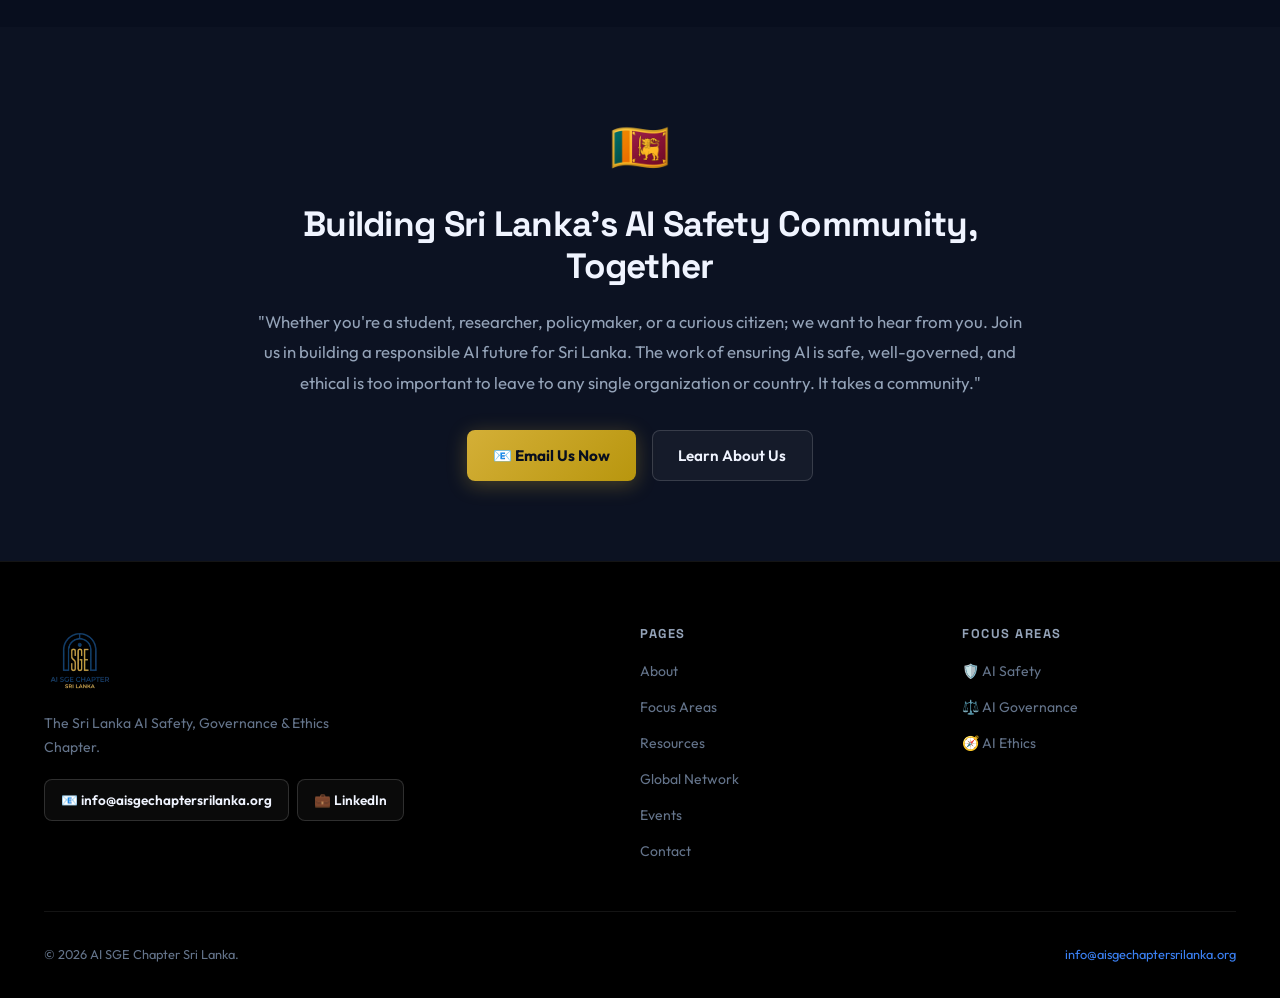
<file: contact.html>
<!DOCTYPE html>
<html lang="en">

<head>
    <meta charset="UTF-8">
    <meta name="viewport" content="width=device-width, initial-scale=1.0">
    <title>Contact ; AI SGE Sri Lanka</title>
    <meta name="description"
        content="Get in touch with the Sri Lanka AI Safety, Governance & Ethics Chapter. Join our community of AI safety practitioners.">
    <link rel="stylesheet" href="styles.css">
</head>

<body>

    <nav class="navbar" id="navbar">
        <div class="logo"><img src="logo.png" alt="AI SGE Logo" class="logo-img"><span>AI SGE <span
                    class="text-gradient">Sri Lanka</span></span></div>
        <div class="nav-links">
            <a href="index.html">Home</a><a href="about.html">About</a>
            <div class="dropdown"><a href="focus-areas.html">Focus Areas ▾</a>
                <div class="dropdown-menu"><a href="safety.html">🛡️ AI Safety</a><a href="governance.html">⚖️ AI
                        Governance</a><a href="ethics.html">🧭 AI Ethics</a></div>
            </div>
            <a href="resources.html">Resources</a><a href="global-network.html">Global Network</a><a
                href="events.html">Events</a><a href="contact.html" class="active">Contact</a>
        </div>
        <button class="hamburger" id="hamburger"
            aria-label="Toggle mobile menu"><span></span><span></span><span></span></button>
    </nav>
    <div class="mobile-menu" id="mobileMenu">
        <a href="index.html">Home</a><a href="about.html">About</a>
        <div class="mobile-section-label">Focus Areas</div>
        <a href="focus-areas.html">Focus Areas Overview</a><a href="safety.html">🛡️ AI Safety</a><a
            href="governance.html">⚖️ AI Governance</a><a href="ethics.html">🧭 AI Ethics</a>
        <a href="resources.html">Resources</a><a href="global-network.html">Global Network</a><a
            href="events.html">Events</a><a href="contact.html" class="active">Contact</a>
    </div>

    <section class="page-hero">
        <div class="container">
            <div class="breadcrumb"><a href="index.html">Home</a><span>›</span><span>Contact</span></div>
            <span class="section-label">Community Gateway</span>
            <h1 class="section-title">Get Involved</h1>
            <div class="divider"></div>
            <p class="section-lead">Whether you're a student, researcher, policymaker, or a curious citizen; we want to
                hear from you. Join us in building a responsible AI future for Sri Lanka.</p>
        </div>
    </section>

    <section class="section">
        <div class="container">
            <div style="display: grid; grid-template-columns: 1fr 1.5fr; gap: 4rem; align-items: start;"
                class="responsive-2col">

                <!-- Left: Contact Methods & Invitation -->
                <div>
                    <div class="reveal">
                        <span class="section-label">Reach Us</span>
                        <h2 class="section-title" style="font-size: 1.8rem;">Primary Contact</h2>
                        <div class="divider"></div>
                    </div>

                    <div style="display: flex; flex-direction: column; gap: 1rem; margin-bottom: 2rem;">
                        <a href="mailto:info@aisgechaptersrilanka.org" class="contact-method reveal reveal-delay-1">
                            <div class="contact-method-icon">📧</div>
                            <div class="contact-method-info">
                                <h4>Primary Email</h4>
                                <p>info@aisgechaptersrilanka.org</p>
                            </div>
                        </a>
                        <a href="mailto:info@aisgechaptersrilanka.org?subject=Partnership%20Inquiry"
                            class="contact-method reveal reveal-delay-2">
                            <div class="contact-method-icon">🤝</div>
                            <div class="contact-method-info">
                                <h4>Partnerships & Collaborations</h4>
                                <p>info@aisgechaptersrilanka.org</p>
                            </div>
                        </a>
                    </div>

                    <div class="prose-section reveal" style="margin-bottom: 2rem;">
                        <h3>Who Should Reach Out?</h3>
                        <ul>
                            <li>🎓 <strong>Students</strong> curious about AI safety as a field or career</li>
                            <li>🔬 <strong>Researchers</strong> working on AI-related topics in Sri Lanka</li>
                            <li>🏛️ <strong>Policymakers</strong> interested in AI governance frameworks</li>
                            <li>💼 <strong>Industry professionals</strong> concerned about responsible AI adoption</li>
                            <li>📰 <strong>Journalists & educators</strong> looking for AI expertise</li>
                            <li>🌐 <strong>Global partners</strong> from other AI safety chapters</li>
                        </ul>
                    </div>

                    <div class="reveal">
                        <h3
                            style="font-size: 1rem; font-weight: 600; color: var(--text-muted); margin-bottom: 1rem; text-transform: uppercase; letter-spacing: 1px;">
                            Social Media</h3>
                        <div style="display: flex; flex-direction: column; gap: 0.6rem;">
                            <a href="https://www.linkedin.com/company/ai-sge-sri-lanka-chapter/" target="_blank" style="text-decoration: none; color: inherit;">
                                <div class="social-placeholder" style="cursor: pointer; transition: all 0.3s ease;">
                                    <span class="social-icon">💼</span>
                                    <span>LinkedIn</span>
                                </div>
                            </a>
                        </div>
                    </div>
                </div>

                <!-- Right: Contact Form -->
                <div class="reveal reveal-delay-1">
                    <span class="section-label">Send a Message</span>
                    <h2 class="section-title" style="font-size: 1.8rem;">Contact Form</h2>
                    <div class="divider"></div>

                    <div
                        style="background: var(--bg-card); border: var(--glass-border); border-radius: var(--radius-lg); padding: 2rem; backdrop-filter: blur(12px); margin-top: 0.5rem; overflow: hidden;">
                        <iframe class="airtable-embed"
                            src="https://airtable.com/embed/appwgGBiphXhidV40/pag7lVaM7zNY85Dni/form" frameborder="0"
                            onmousewheel="" width="100%" height="533"
                            style="background: transparent; border: none; display: block;">
                        </iframe>
                    </div>
                </div>
            </div>
        </div>
    </section>

    <!-- Invitation Message -->
    <section class="section bg-alt">
        <div class="container">
            <div style="max-width: 780px; margin: 0 auto; text-align: center;" class="reveal">
                <div style="font-size: 3rem; margin-bottom: 1rem;">🇱🇰</div>
                <h2 style="font-size: clamp(1.5rem, 3vw, 2.2rem); margin-bottom: 1.25rem;">Building Sri Lanka's AI
                    Safety Community, Together</h2>
                <p style="font-size: 1.05rem; color: var(--text-muted); line-height: 1.8;">
                    "Whether you're a student, researcher, policymaker, or a curious citizen; we want to hear from you.
                    Join us in building a responsible AI future for Sri Lanka. The work of ensuring AI is safe,
                    well-governed, and ethical is too important to leave to any single organization or country. It takes
                    a community."
                </p>
                <div style="margin-top: 2rem; display: flex; gap: 1rem; justify-content: center; flex-wrap: wrap;">
                    <a href="mailto:info@aisgechaptersrilanka.org" class="btn btn-gold">📧 Email Us Now</a>
                    <a href="about.html" class="btn btn-outline">Learn About Us</a>
                </div>
            </div>
        </div>
    </section>

    <footer>
        <div class="container">
            <div class="footer-grid">
                <div class="footer-brand"><img src="logo.png" alt="AI SGE Logo" class="footer-logo">
                    <p>The Sri Lanka AI Safety, Governance & Ethics Chapter.</p><div style="display: flex; gap: 0.5rem; flex-wrap: wrap; margin-top: 0.5rem;">
                        <a
                        href="mailto:info@aisgechaptersrilanka.org" class="btn btn-outline"
                        style="font-size: 0.85rem; padding: 0.55rem 1rem; ">📧
                        info@aisgechaptersrilanka.org</a>
                        <a href="https://www.linkedin.com/company/ai-sge-sri-lanka-chapter/" target="_blank" class="btn btn-outline" style="font-size: 0.85rem; padding: 0.55rem 1rem;">💼 LinkedIn</a>
                    </div>
                </div>
                <div class="footer-col">
                    <h4>Pages</h4>
                    <ul>
                        <li><a href="about.html">About</a></li>
                        <li><a href="focus-areas.html">Focus Areas</a></li>
                        <li><a href="resources.html">Resources</a></li>
                        <li><a href="global-network.html">Global Network</a></li>
                        <li><a href="events.html">Events</a></li>
                        <li><a href="contact.html">Contact</a></li>
                    </ul>
                </div>
                <div class="footer-col">
                    <h4>Focus Areas</h4>
                    <ul>
                        <li><a href="safety.html">🛡️ AI Safety</a></li>
                        <li><a href="governance.html">⚖️ AI Governance</a></li>
                        <li><a href="ethics.html">🧭 AI Ethics</a></li>
                    </ul>
                </div>
            </div>
            <div class="footer-bottom"><span>© 2026 AI SGE Chapter Sri Lanka.</span><span><a
                        href="mailto:info@aisgechaptersrilanka.org"
                        style="color: var(--primary);">info@aisgechaptersrilanka.org</a></span></div>
        </div>
    </footer>
    <!-- Mobile Bottom Navigation -->
    <nav class="mobile-bottom-nav">
        <a href="index.html" class="nav-item">
            <span class="icon">🏠</span>
            <span class="label">Home</span>
        </a>
        <a href="about.html" class="nav-item">
            <span class="icon">ℹ️</span>
            <span class="label">About</span>
        </a>
        <a href="resources.html" class="nav-item">
            <span class="icon">📚</span>
            <span class="label">Resources</span>
        </a>
        <a href="contact.html" class="nav-item active">
            <span class="icon">✉️</span>
            <span class="label">Contact</span>
        </a>
    </nav>

    <script src="main.js"></script>
</body>

</html>
</file>
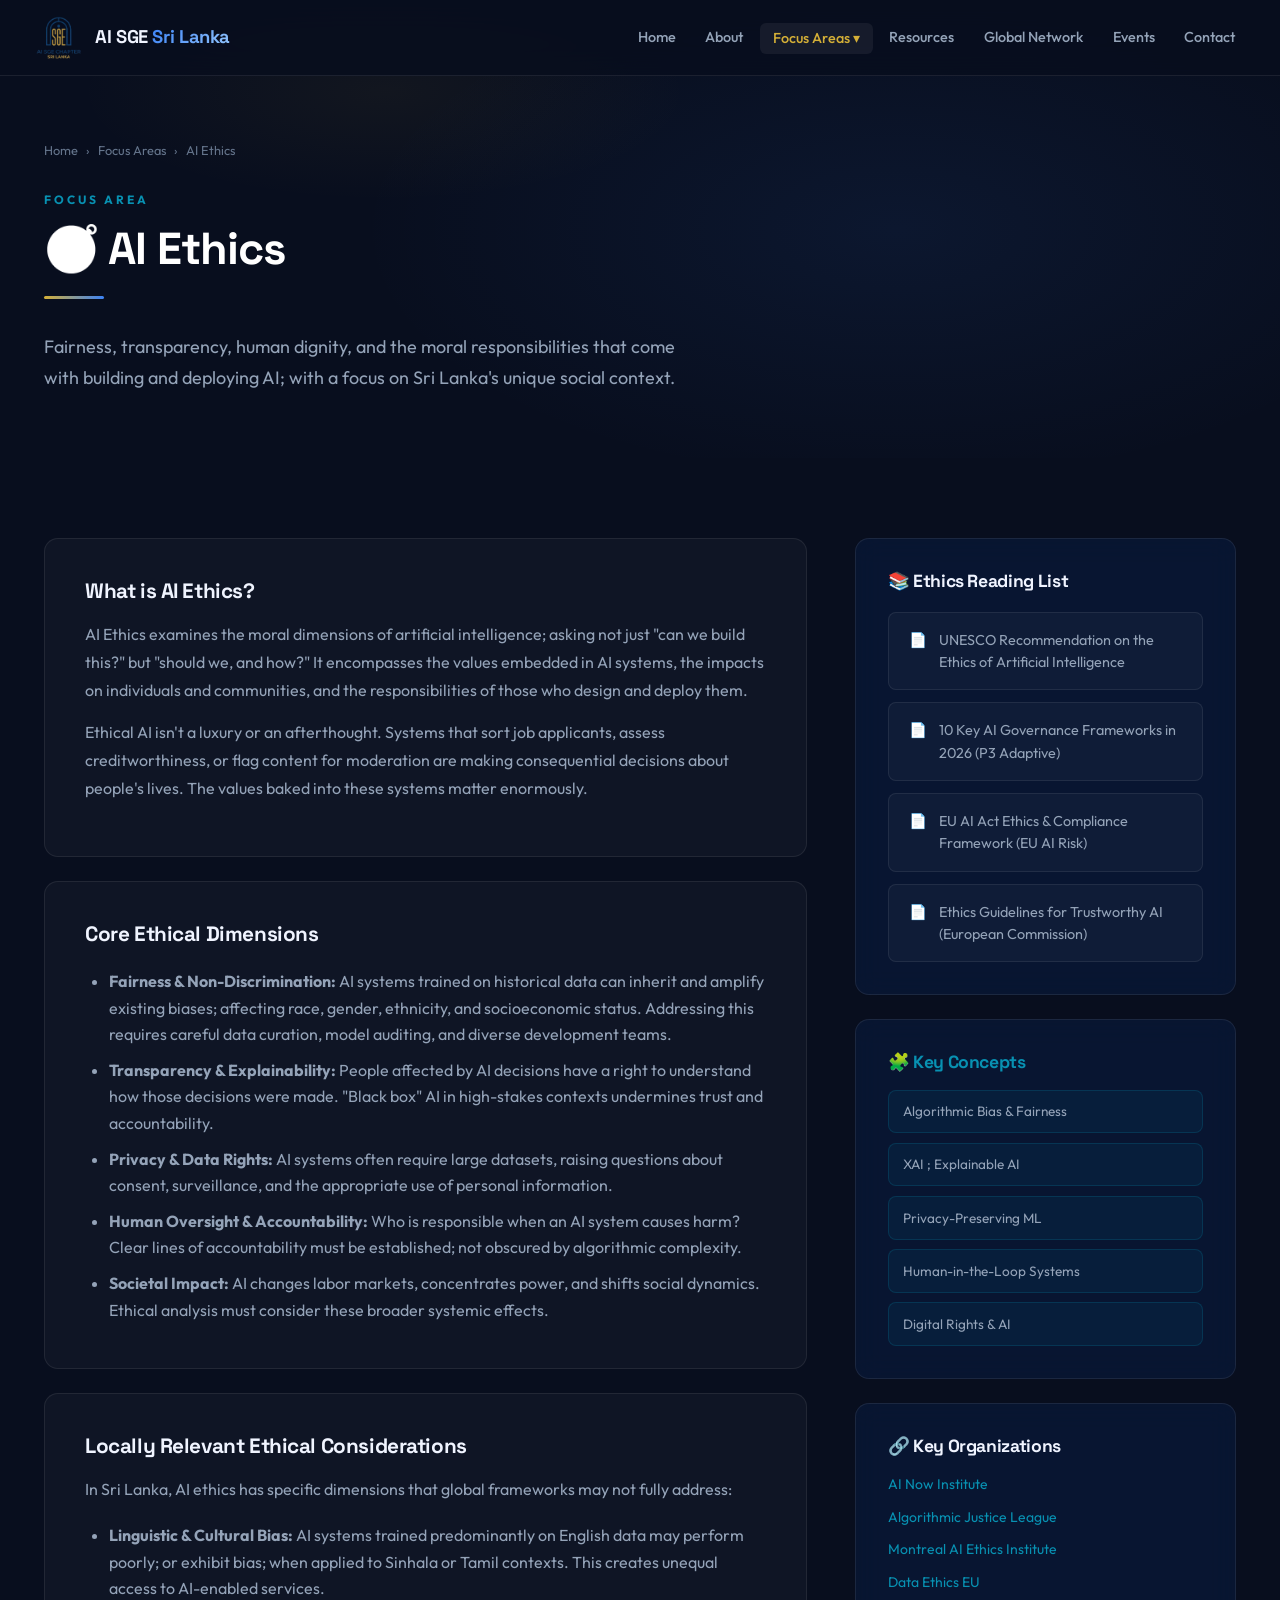
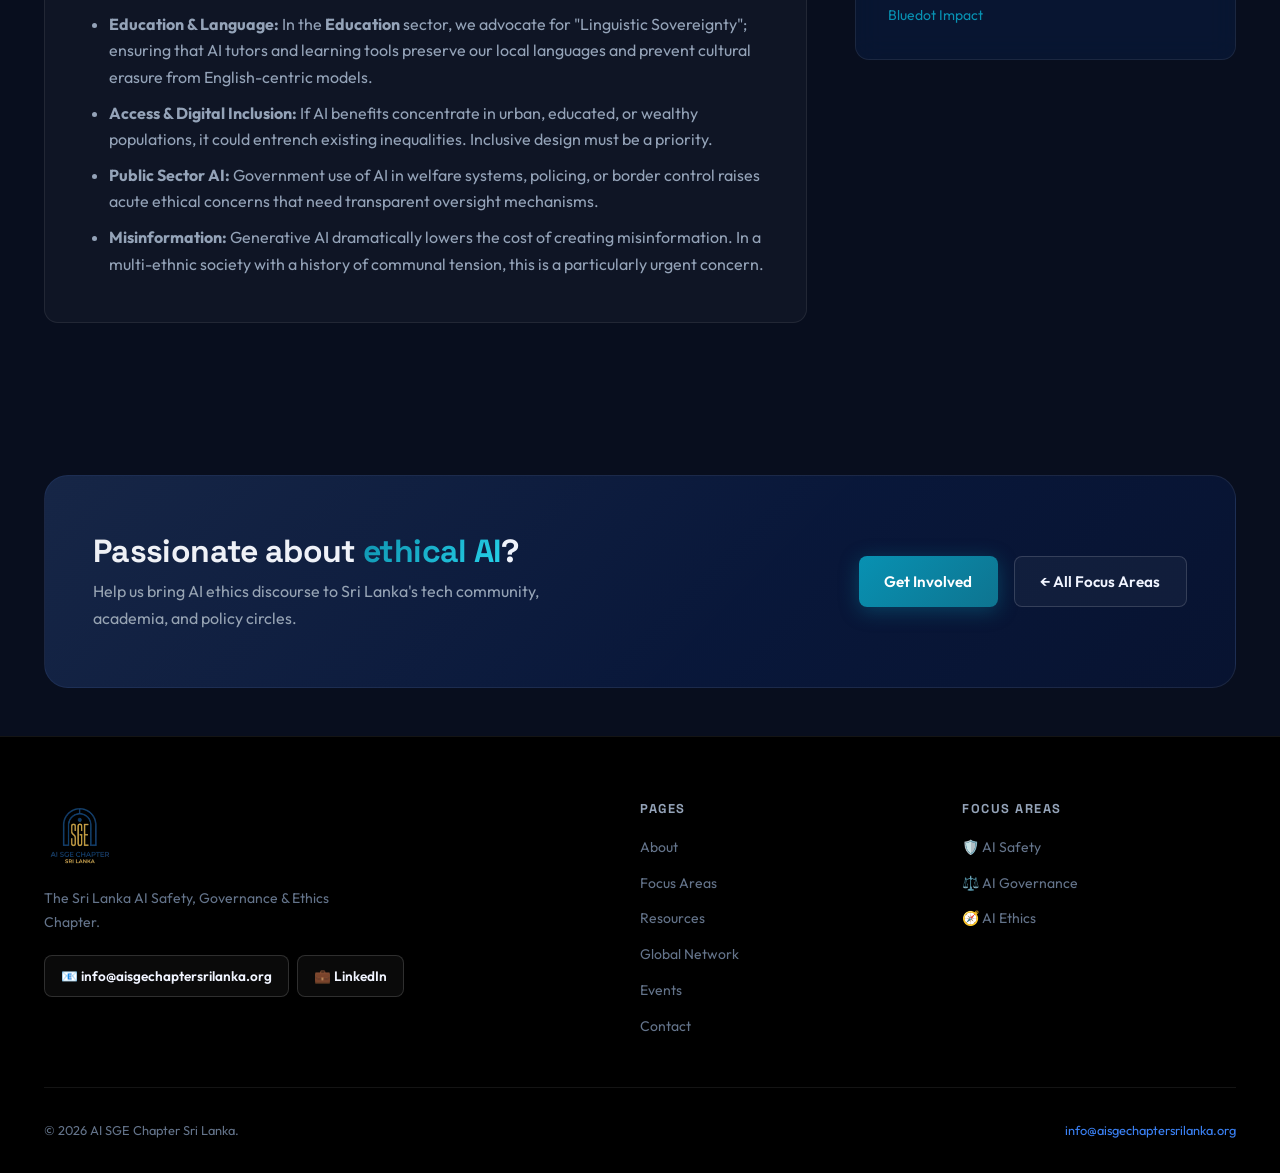
<file: ethics.html>
<!DOCTYPE html>
<html lang="en">

<head>
    <meta charset="UTF-8">
    <meta name="viewport" content="width=device-width, initial-scale=1.0">
    <title>AI Ethics ; AI SGE Sri Lanka</title>
    <meta name="description"
        content="AI Ethics; fairness, transparency, human rights, and locally relevant ethical considerations for Sri Lanka's AI ecosystem.">
    <link rel="stylesheet" href="styles.css">
</head>

<body>

    <nav class="navbar" id="navbar">
        <div class="logo"><img src="logo.png" alt="AI SGE Logo" class="logo-img"><span>AI SGE <span
                    class="text-gradient">Sri Lanka</span></span></div>
        <div class="nav-links">
            <a href="index.html">Home</a><a href="about.html">About</a>
            <div class="dropdown"><a href="focus-areas.html" class="active">Focus Areas ▾</a>
                <div class="dropdown-menu"><a href="safety.html">🛡️ AI Safety</a><a href="governance.html">⚖️ AI
                        Governance</a><a href="ethics.html">🧭 AI Ethics</a></div>
            </div>
            <a href="resources.html">Resources</a><a href="global-network.html">Global Network</a><a
                href="events.html">Events</a><a href="contact.html">Contact</a>
        </div>
        <button class="hamburger" id="hamburger"
            aria-label="Toggle mobile menu"><span></span><span></span><span></span></button>
    </nav>
    <div class="mobile-menu" id="mobileMenu">
        <a href="index.html">Home</a><a href="about.html">About</a>
        <div class="mobile-section-label">Focus Areas</div>
        <a href="focus-areas.html">Focus Areas Overview</a><a href="safety.html">🛡️ AI Safety</a><a
            href="governance.html">⚖️ AI Governance</a><a href="ethics.html" class="active">🧭 AI Ethics</a>
        <a href="resources.html">Resources</a><a href="global-network.html">Global Network</a><a
            href="events.html">Events</a><a href="contact.html">Contact</a>
    </div>

    <section class="page-hero">
        <div class="container">
            <div class="breadcrumb"><a href="index.html">Home</a><span>›</span><a href="focus-areas.html">Focus
                    Areas</a><span>›</span><span>AI Ethics</span></div>
            <span class="section-label" style="color: var(--teal);">Focus Area</span>
            <h1 class="section-title">🧭 AI Ethics</h1>
            <div class="divider"></div>
            <p class="section-lead">Fairness, transparency, human dignity, and the moral responsibilities that come with
                building and deploying AI; with a focus on Sri Lanka's unique social context.</p>
        </div>
    </section>

    <section class="section">
        <div class="container">
            <div style="display: grid; grid-template-columns: 2fr 1fr; gap: 3rem; align-items: start;"
                class="responsive-2col">
                <div>
                    <div class="prose-section reveal">
                        <h3>What is AI Ethics?</h3>
                        <p>AI Ethics examines the moral dimensions of artificial intelligence; asking not just "can we
                            build this?" but "should we, and how?" It encompasses the values embedded in AI systems, the
                            impacts on individuals and communities, and the responsibilities of those who design and
                            deploy them.</p>
                        <p>Ethical AI isn't a luxury or an afterthought. Systems that sort job applicants, assess
                            creditworthiness, or flag content for moderation are making consequential decisions about
                            people's lives. The values baked into these systems matter enormously.</p>
                    </div>

                    <div class="prose-section reveal">
                        <h3>Core Ethical Dimensions</h3>
                        <ul>
                            <li><strong>Fairness & Non-Discrimination:</strong> AI systems trained on historical data
                                can inherit and amplify existing biases; affecting race, gender, ethnicity, and
                                socioeconomic status. Addressing this requires careful data curation, model auditing,
                                and diverse development teams.</li>
                            <li><strong>Transparency & Explainability:</strong> People affected by AI decisions have a
                                right to understand how those decisions were made. "Black box" AI in high-stakes
                                contexts undermines trust and accountability.</li>
                            <li><strong>Privacy & Data Rights:</strong> AI systems often require large datasets, raising
                                questions about consent, surveillance, and the appropriate use of personal information.
                            </li>
                            <li><strong>Human Oversight & Accountability:</strong> Who is responsible when an AI system
                                causes harm? Clear lines of accountability must be established; not obscured by
                                algorithmic complexity.</li>
                            <li><strong>Societal Impact:</strong> AI changes labor markets, concentrates power, and
                                shifts social dynamics. Ethical analysis must consider these broader systemic effects.
                            </li>
                        </ul>
                    </div>

                    <div class="prose-section reveal">
                        <h3>Locally Relevant Ethical Considerations</h3>
                        <p>In Sri Lanka, AI ethics has specific dimensions that global frameworks may not fully address:
                        </p>
                        <ul>
                            <li><strong>Linguistic & Cultural Bias:</strong> AI systems trained predominantly on English
                                data may perform poorly; or exhibit bias; when applied to Sinhala or Tamil contexts.
                                This creates unequal access to AI-enabled services.</li>
                            <li><strong>Education & Language:</strong> In the <strong>Education</strong> sector, we
                                advocate for "Linguistic Sovereignty"; ensuring that AI tutors and learning tools
                                preserve our local languages and prevent cultural erasure from English-centric models.
                            </li>
                            <li><strong>Access & Digital Inclusion:</strong> If AI benefits concentrate in urban,
                                educated, or wealthy populations, it could entrench existing inequalities. Inclusive
                                design must be a priority.</li>
                            <li><strong>Public Sector AI:</strong> Government use of AI in welfare systems, policing, or
                                border control raises acute ethical concerns that need transparent oversight mechanisms.
                            </li>
                            <li><strong>Misinformation:</strong> Generative AI dramatically lowers the cost of creating
                                misinformation. In a multi-ethnic society with a history of communal tension, this is a
                                particularly urgent concern.</li>
                        </ul>
                    </div>
                </div>

                <div>
                    <div class="glass-card reveal" style="padding: 2rem; margin-bottom: 1.5rem;">
                        <h3 style="margin-bottom: 1.25rem; font-size: 1.1rem;">📚 Ethics Reading List</h3>
                        <div class="reading-list">
                            <a href="https://www.unesco.org/en/articles/recommendation-ethics-artificial-intelligence" target="_blank" rel="noopener"
                                class="reading-item">UNESCO Recommendation on the Ethics of Artificial Intelligence</a>
                            <a href="https://p3adaptive.com/10-key-ai-governance-frameworks-in-2026/"
                                target="_blank" rel="noopener" class="reading-item">10 Key AI Governance Frameworks in 2026 (P3 Adaptive)</a>
                            <a href="https://euairisk.com/resources/eu-ai-act-ethics-compliance-framework" target="_blank"
                                rel="noopener" class="reading-item">EU AI Act Ethics & Compliance Framework (EU AI Risk)</a>
                            <a href="https://digital-strategy.ec.europa.eu/en/library/ethics-guidelines-trustworthy-ai"
                                target="_blank" rel="noopener" class="reading-item">Ethics Guidelines for Trustworthy AI (European Commission)</a>
                        </div>
                    </div>

                    <div class="glass-card reveal reveal-delay-1" style="padding: 2rem; margin-bottom: 1.5rem;">
                        <h3 style="margin-bottom: 1rem; font-size: 1.1rem; color: var(--teal);">🧩 Key Concepts</h3>
                        <div style="display: flex; flex-direction: column; gap: 0.6rem;">
                            <div
                                style="padding: 0.6rem 0.9rem; background: rgba(8,145,178,0.08); border: 1px solid rgba(8,145,178,0.2); border-radius: 8px; font-size: 0.85rem; color: var(--text-muted);">
                                Algorithmic Bias & Fairness</div>
                            <div
                                style="padding: 0.6rem 0.9rem; background: rgba(8,145,178,0.08); border: 1px solid rgba(8,145,178,0.2); border-radius: 8px; font-size: 0.85rem; color: var(--text-muted);">
                                XAI ; Explainable AI</div>
                            <div
                                style="padding: 0.6rem 0.9rem; background: rgba(8,145,178,0.08); border: 1px solid rgba(8,145,178,0.2); border-radius: 8px; font-size: 0.85rem; color: var(--text-muted);">
                                Privacy-Preserving ML</div>
                            <div
                                style="padding: 0.6rem 0.9rem; background: rgba(8,145,178,0.08); border: 1px solid rgba(8,145,178,0.2); border-radius: 8px; font-size: 0.85rem; color: var(--text-muted);">
                                Human-in-the-Loop Systems</div>
                            <div
                                style="padding: 0.6rem 0.9rem; background: rgba(8,145,178,0.08); border: 1px solid rgba(8,145,178,0.2); border-radius: 8px; font-size: 0.85rem; color: var(--text-muted);">
                                Digital Rights & AI</div>
                        </div>
                    </div>

                    <div class="glass-card reveal reveal-delay-2" style="padding: 2rem;">
                        <h3 style="margin-bottom: 1rem; font-size: 1.1rem;">🔗 Key Organizations</h3>
                        <ul style="display: flex; flex-direction: column; gap: 0.6rem; font-size: 0.875rem;">
                            <li><a href="https://ainowinstitute.org" target="_blank" rel="noopener"
                                    style="color: var(--teal);">AI Now Institute</a></li>
                            <li><a href="https://www.ajl.org" target="_blank" rel="noopener"
                                    style="color: var(--teal);">Algorithmic Justice League</a></li>
                            <li><a href="https://montrealethics.ai" target="_blank" rel="noopener"
                                    style="color: var(--teal);">Montreal AI Ethics Institute</a></li>
                             <li><a href="https://www.dataethics.eu" target="_blank" rel="noopener"
                                     style="color: var(--teal);">Data Ethics EU</a></li>
                            <li><a href="https://bluedot.org/" target="_blank" rel="noopener"
                                    style="color: var(--teal);">Bluedot Impact</a></li>
                        </ul>
                    </div>
                </div>
            </div>
        </div>
    </section>

    <section class="section-sm">
        <div class="container">
            <div class="cta-banner reveal">
                <div>
                    <h2>Passionate about <span class="text-teal">ethical AI</span>?</h2>
                    <p>Help us bring AI ethics discourse to Sri Lanka's tech community, academia, and policy circles.
                    </p>
                </div>
                <div style="display: flex; gap: 1rem; flex-wrap: wrap; flex-shrink: 0;">
                    <a href="contact.html" class="btn btn-teal">Get Involved</a>
                    <a href="focus-areas.html" class="btn btn-outline">← All Focus Areas</a>
                </div>
            </div>
        </div>
    </section>

    <footer>
        <div class="container">
            <div class="footer-grid">
                <div class="footer-brand"><img src="logo.png" alt="AI SGE Logo" class="footer-logo">
                    <p>The Sri Lanka AI Safety, Governance & Ethics Chapter.</p><div style="display: flex; gap: 0.5rem; flex-wrap: wrap; margin-top: 0.5rem;">
                        <a
                        href="mailto:info@aisgechaptersrilanka.org" class="btn btn-outline"
                        style="font-size: 0.85rem; padding: 0.55rem 1rem; ">📧
                        info@aisgechaptersrilanka.org</a>
                        <a href="https://www.linkedin.com/company/ai-sge-sri-lanka-chapter/" target="_blank" class="btn btn-outline" style="font-size: 0.85rem; padding: 0.55rem 1rem;">💼 LinkedIn</a>
                    </div>
                </div>
                <div class="footer-col">
                    <h4>Pages</h4>
                    <ul>
                        <li><a href="about.html">About</a></li>
                        <li><a href="focus-areas.html">Focus Areas</a></li>
                        <li><a href="resources.html">Resources</a></li>
                        <li><a href="global-network.html">Global Network</a></li>
                        <li><a href="events.html">Events</a></li>
                        <li><a href="contact.html">Contact</a></li>
                    </ul>
                </div>
                <div class="footer-col">
                    <h4>Focus Areas</h4>
                    <ul>
                        <li><a href="safety.html">🛡️ AI Safety</a></li>
                        <li><a href="governance.html">⚖️ AI Governance</a></li>
                        <li><a href="ethics.html">🧭 AI Ethics</a></li>
                    </ul>
                </div>
            </div>
            <div class="footer-bottom"><span>© 2026 AI SGE Chapter Sri Lanka.</span><span><a
                        href="mailto:info@aisgechaptersrilanka.org"
                        style="color: var(--primary);">info@aisgechaptersrilanka.org</a></span></div>
        </div>
    </footer>
    <!-- Mobile Bottom Navigation -->
    <nav class="mobile-bottom-nav">
        <a href="index.html" class="nav-item">
            <span class="icon">🏠</span>
            <span class="label">Home</span>
        </a>
        <a href="about.html" class="nav-item">
            <span class="icon">ℹ️</span>
            <span class="label">About</span>
        </a>
        <a href="resources.html" class="nav-item">
            <span class="icon">📚</span>
            <span class="label">Resources</span>
        </a>
        <a href="contact.html" class="nav-item">
            <span class="icon">✉️</span>
            <span class="label">Contact</span>
        </a>
    </nav>

    <script src="main.js"></script>
</body>

</html>
</file>
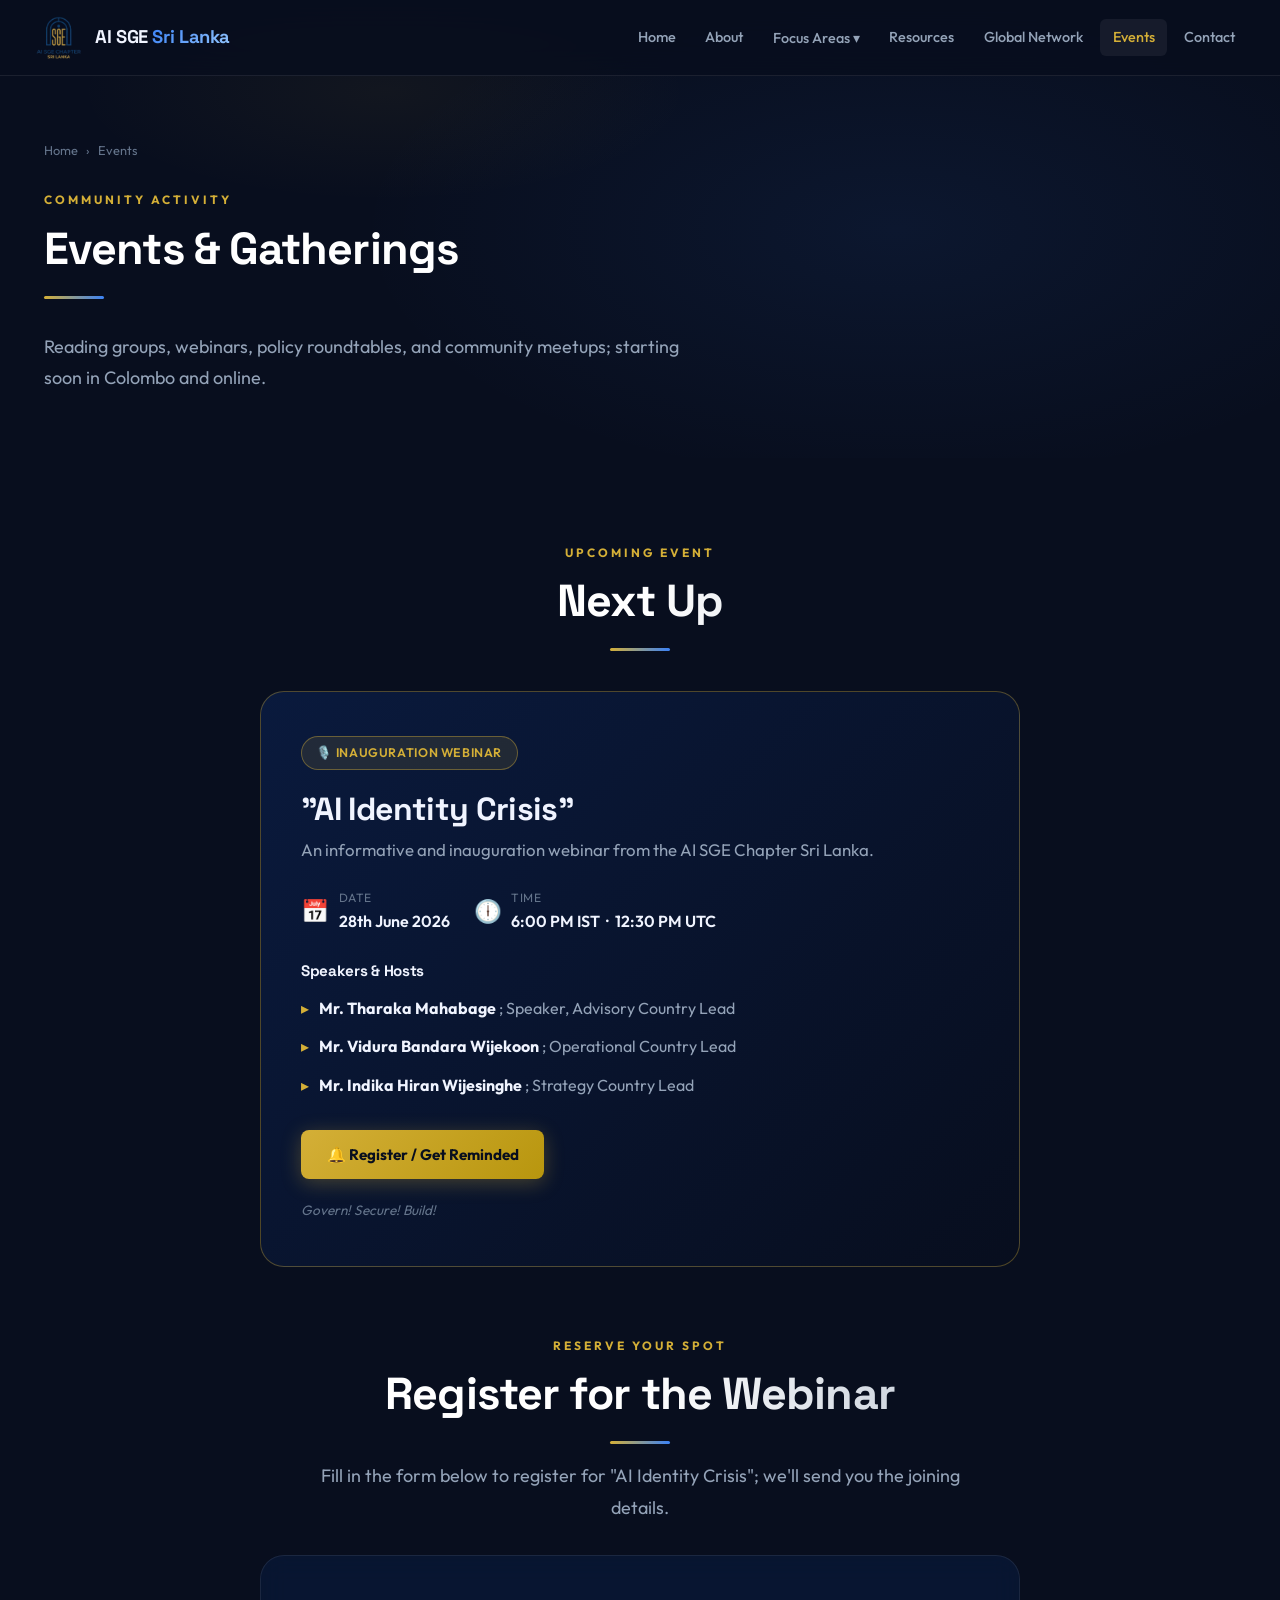
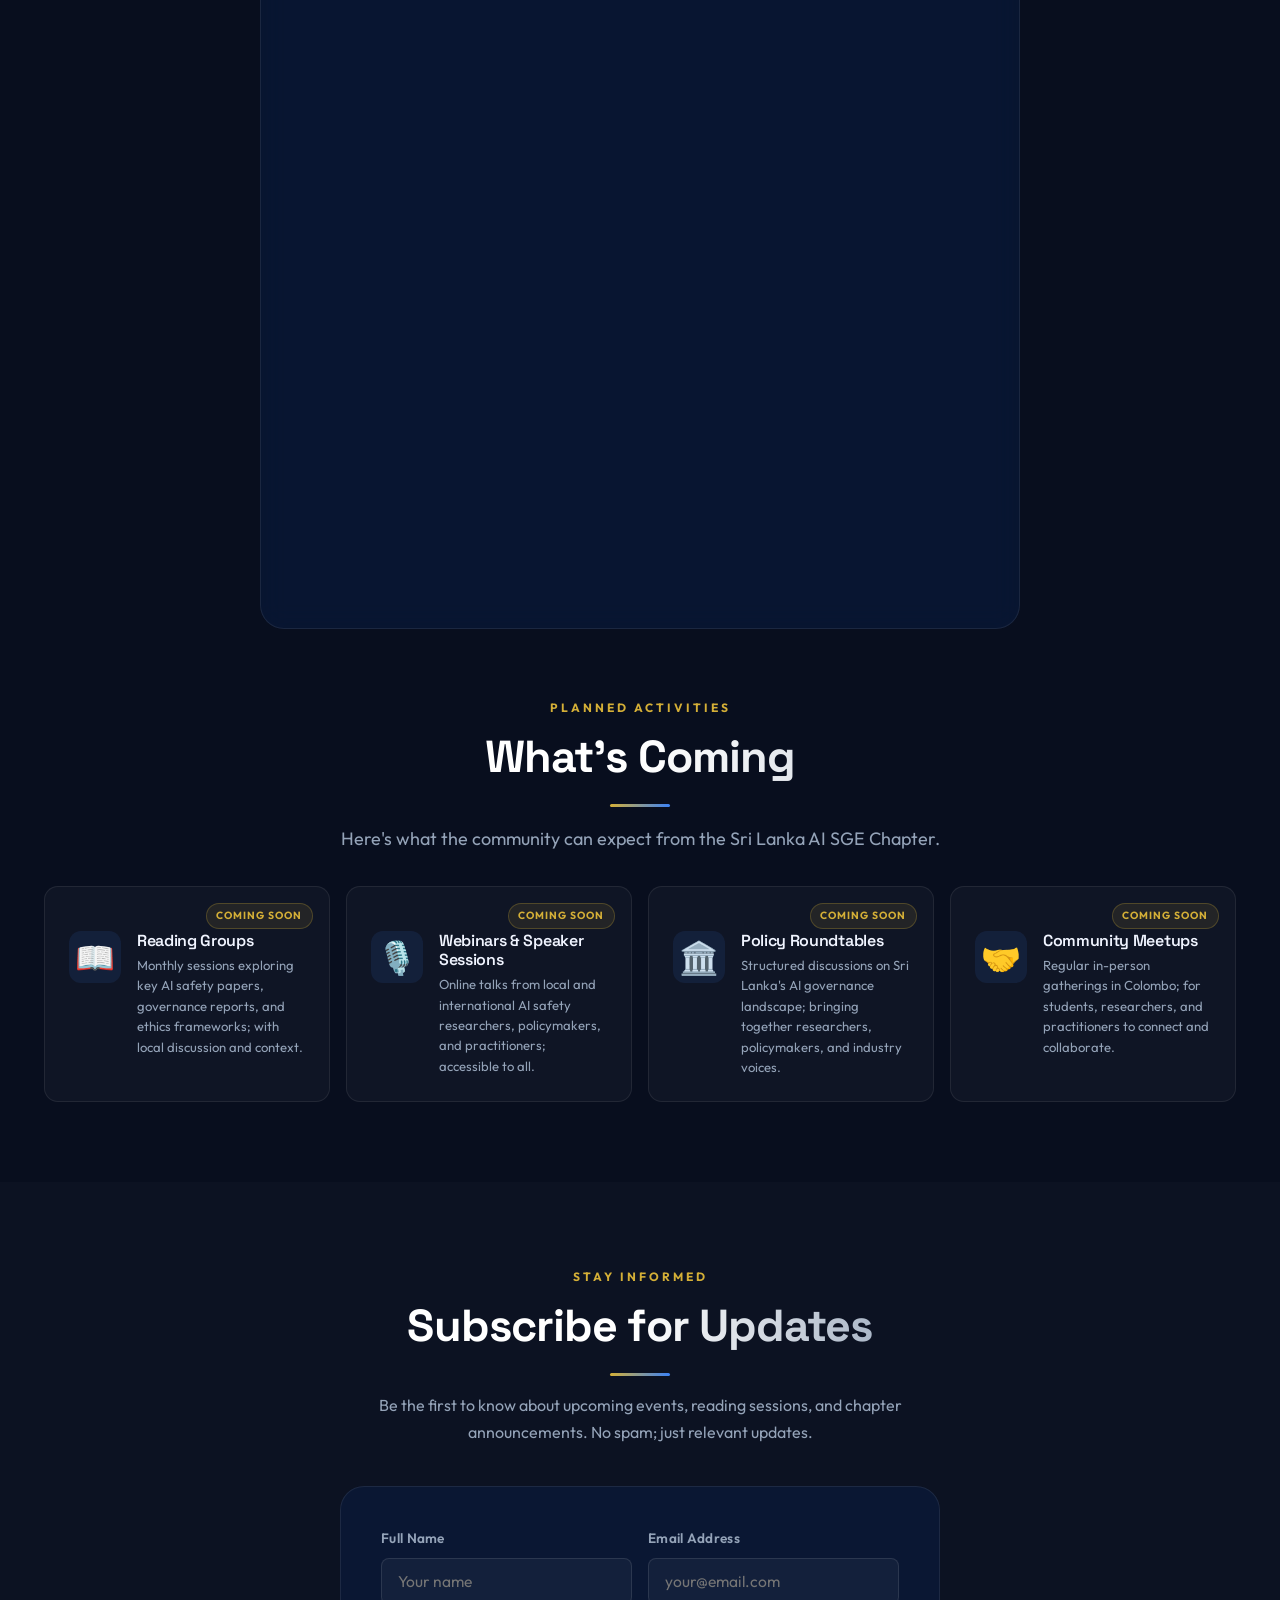
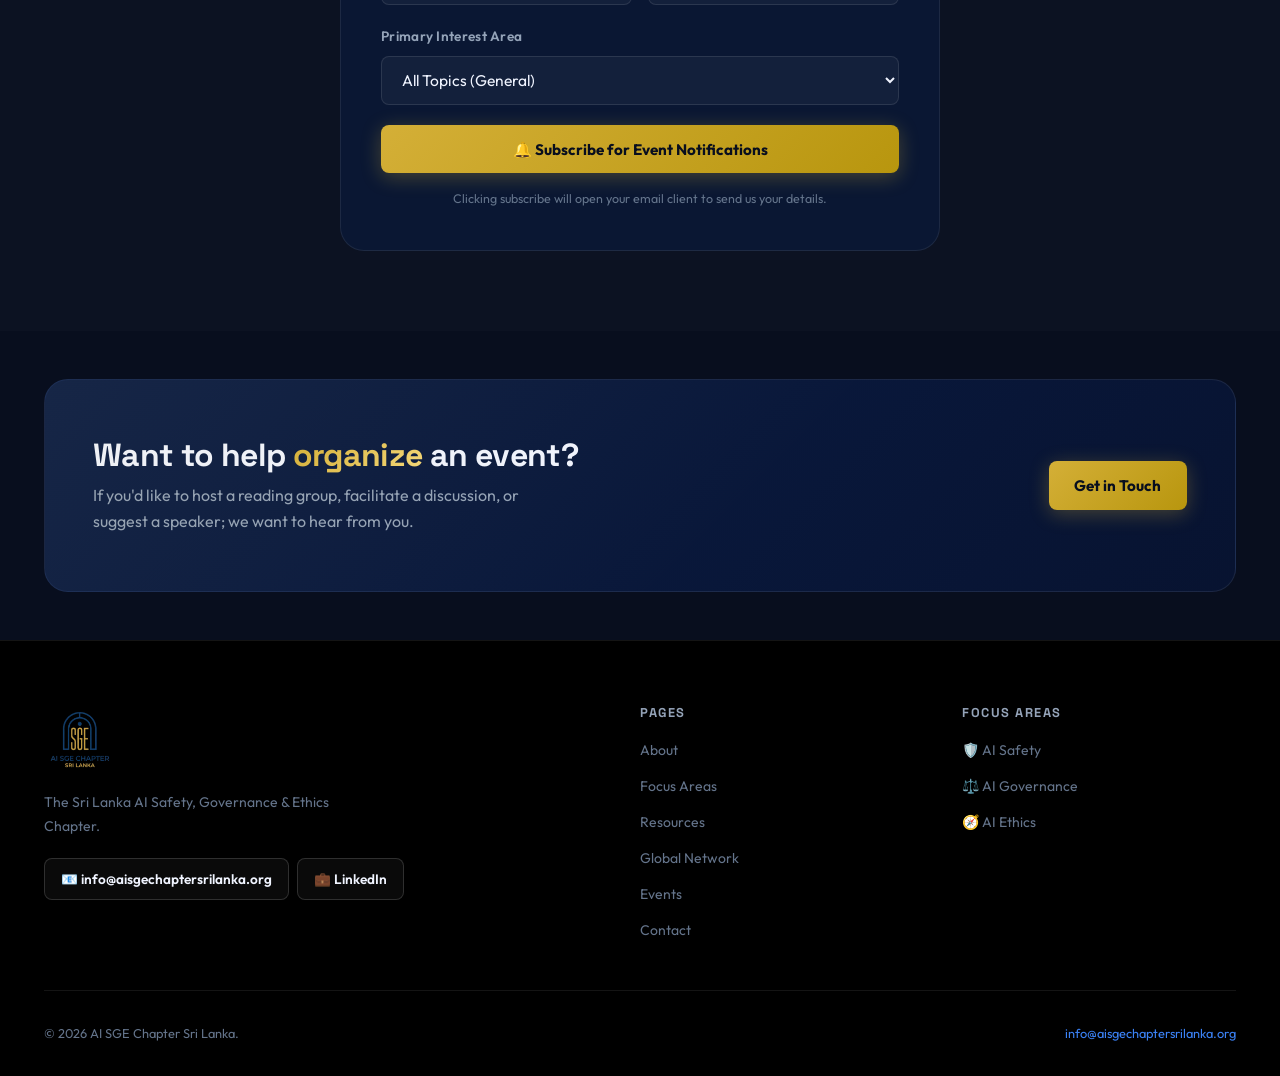
<file: events.html>
<!DOCTYPE html>
<html lang="en">

<head>
    <meta charset="UTF-8">
    <meta name="viewport" content="width=device-width, initial-scale=1.0">
    <title>Events ; AI SGE Sri Lanka</title>
    <meta name="description"
        content="Upcoming events from Sri Lanka AI SGE Chapter; reading groups, webinars, policy roundtables, and community meetups.">
    <link rel="stylesheet" href="styles.css">
</head>

<body>

    <nav class="navbar" id="navbar">
        <div class="logo"><img src="logo.png" alt="AI SGE Logo" class="logo-img"><span>AI SGE <span
                    class="text-gradient">Sri Lanka</span></span></div>
        <div class="nav-links">
            <a href="index.html">Home</a><a href="about.html">About</a>
            <div class="dropdown"><a href="focus-areas.html">Focus Areas ▾</a>
                <div class="dropdown-menu"><a href="safety.html">🛡️ AI Safety</a><a href="governance.html">⚖️ AI
                        Governance</a><a href="ethics.html">🧭 AI Ethics</a></div>
            </div>
            <a href="resources.html">Resources</a><a href="global-network.html">Global Network</a><a href="events.html"
                class="active">Events</a><a href="contact.html">Contact</a>
        </div>
        <button class="hamburger" id="hamburger"
            aria-label="Toggle mobile menu"><span></span><span></span><span></span></button>
    </nav>
    <div class="mobile-menu" id="mobileMenu">
        <a href="index.html">Home</a><a href="about.html">About</a>
        <div class="mobile-section-label">Focus Areas</div>
        <a href="focus-areas.html">Focus Areas Overview</a><a href="safety.html">🛡️ AI Safety</a><a
            href="governance.html">⚖️ AI Governance</a><a href="ethics.html">🧭 AI Ethics</a>
        <a href="resources.html">Resources</a><a href="global-network.html">Global Network</a><a href="events.html"
            class="active">Events</a><a href="contact.html">Contact</a>
    </div>

    <section class="page-hero">
        <div class="container">
            <div class="breadcrumb"><a href="index.html">Home</a><span>›</span><span>Events</span></div>
            <span class="section-label">Community Activity</span>
            <h1 class="section-title">Events & Gatherings</h1>
            <div class="divider"></div>
            <p class="section-lead">Reading groups, webinars, policy roundtables, and community meetups; starting soon
                in Colombo and online.</p>
        </div>
    </section>

    <!-- Current State Banner -->
    <section class="section">
        <div class="container">
            <!-- Section heading -->
            <div class="reveal" style="text-align: center; margin-bottom: 2.5rem;">
                <span class="section-label">Upcoming Event</span>
                <h2 class="section-title">Next Up</h2>
                <div class="divider" style="margin: 1rem auto;"></div>
            </div>

            <!-- Featured upcoming event -->
            <div class="reveal"
                style="background: linear-gradient(135deg, rgba(11,31,74,0.7) 0%, rgba(8,14,30,0.7) 100%); border: 1px solid rgba(212,175,55,0.35); border-radius: var(--radius-lg); padding: 2.75rem 2.5rem; max-width: 760px; margin: 0 auto;">
                <div style="display: inline-flex; align-items: center; gap: 0.5rem; background: rgba(212,175,55,0.12); border: 1px solid rgba(212,175,55,0.4); color: var(--gold); border-radius: 999px; padding: 0.35rem 0.9rem; font-size: 0.78rem; font-weight: 600; letter-spacing: 0.05em; text-transform: uppercase; margin-bottom: 1.25rem;">🎙️ Inauguration Webinar</div>

                <h2 style="font-size: 2rem; margin-bottom: 0.5rem;">"AI Identity Crisis"</h2>
                <p style="color: var(--text-muted); font-size: 1.05rem; margin-bottom: 1.5rem;">An informative and
                    inauguration webinar from the AI SGE Chapter Sri Lanka.</p>

                <div style="display: flex; flex-wrap: wrap; gap: 1.5rem; margin-bottom: 1.75rem;">
                    <div style="display: flex; align-items: center; gap: 0.6rem;">
                        <span style="font-size: 1.4rem;">📅</span>
                        <div>
                            <div style="font-size: 0.75rem; color: var(--text-dim); text-transform: uppercase; letter-spacing: 0.05em;">Date</div>
                            <div style="font-weight: 600;">28th June 2026</div>
                        </div>
                    </div>
                    <div style="display: flex; align-items: center; gap: 0.6rem;">
                        <span style="font-size: 1.4rem;">🕕</span>
                        <div>
                            <div style="font-size: 0.75rem; color: var(--text-dim); text-transform: uppercase; letter-spacing: 0.05em;">Time</div>
                            <div style="font-weight: 600;">6:00 PM IST &nbsp;·&nbsp; 12:30 PM UTC</div>
                        </div>
                    </div>
                </div>

                <h4 style="font-size: 0.95rem; margin-bottom: 0.9rem; color: var(--text);">Speakers & Hosts</h4>
                <ul style="list-style: none; padding: 0; margin: 0 0 2rem; display: grid; gap: 0.75rem;">
                    <li style="display: flex; align-items: baseline; gap: 0.6rem;">
                        <span style="color: var(--gold);">▸</span>
                        <span><strong>Mr. Tharaka Mahabage</strong><span style="color: var(--text-muted);"> ; Speaker, Advisory Country Lead</span></span>
                    </li>
                    <li style="display: flex; align-items: baseline; gap: 0.6rem;">
                        <span style="color: var(--gold);">▸</span>
                        <span><strong>Mr. Vidura Bandara Wijekoon</strong><span style="color: var(--text-muted);"> ; Operational Country Lead</span></span>
                    </li>
                    <li style="display: flex; align-items: baseline; gap: 0.6rem;">
                        <span style="color: var(--gold);">▸</span>
                        <span><strong>Mr. Indika Hiran Wijesinghe</strong><span style="color: var(--text-muted);"> ; Strategy Country Lead</span></span>
                    </li>
                </ul>

                <a href="#register" class="btn btn-gold">🔔 Register / Get Reminded</a>
                <p style="font-size: 0.85rem; color: var(--text-dim); margin-top: 1.25rem; font-style: italic;">Govern! Secure! Build!</p>
            </div>

            <!-- Registration form embed -->
            <div id="register" style="margin-top: 4rem;">
                <div class="reveal" style="text-align: center; margin-bottom: 2rem;">
                    <span class="section-label">Reserve Your Spot</span>
                    <h2 class="section-title">Register for the Webinar</h2>
                    <div class="divider" style="margin: 1rem auto;"></div>
                    <p class="section-lead" style="margin: 0 auto; text-align: center;">Fill in the form below to
                        register for "AI Identity Crisis"; we'll send you the joining details.</p>
                </div>
                <div class="reveal"
                    style="max-width: 760px; margin: 0 auto; background: var(--bg-card); border: var(--glass-border); border-radius: var(--radius-lg); padding: 1rem; backdrop-filter: blur(12px); overflow: hidden;">
                    <iframe class="airtable-embed"
                        src="https://airtable.com/embed/app1aU5eFKxdoAuOq/pagUoOCii6OPMWPZd/form"
                        frameborder="0" onmousewheel="" width="100%" height="640"
                        style="background: transparent; border: none; border-radius: var(--radius-md); display: block;"></iframe>
                </div>
            </div>

            <!-- Event Types Coming Soon -->
            <div style="margin-top: 4rem;">
                <div class="reveal" style="text-align: center; margin-bottom: 2rem;">
                    <span class="section-label">Planned Activities</span>
                    <h2 class="section-title">What's Coming</h2>
                    <div class="divider" style="margin: 1rem auto;"></div>
                    <p class="section-lead" style="margin: 0 auto; text-align: center;">Here's what the community can
                        expect from the Sri Lanka AI SGE Chapter.</p>
                </div>
                <div class="event-type-grid">
                    <div class="event-type-card reveal reveal-delay-1">
                        <div class="event-icon">📖</div>
                        <div>
                            <h4>Reading Groups</h4>
                            <p>Monthly sessions exploring key AI safety papers, governance reports, and ethics
                                frameworks; with local discussion and context.</p>
                        </div>
                        <div class="coming-soon-badge">Coming Soon</div>
                    </div>
                    <div class="event-type-card reveal reveal-delay-2">
                        <div class="event-icon">🎙️</div>
                        <div>
                            <h4>Webinars & Speaker Sessions</h4>
                            <p>Online talks from local and international AI safety researchers, policymakers, and
                                practitioners; accessible to all.</p>
                        </div>
                        <div class="coming-soon-badge">Coming Soon</div>
                    </div>
                    <div class="event-type-card reveal reveal-delay-3">
                        <div class="event-icon">🏛️</div>
                        <div>
                            <h4>Policy Roundtables</h4>
                            <p>Structured discussions on Sri Lanka's AI governance landscape; bringing together
                                researchers, policymakers, and industry voices.</p>
                        </div>
                        <div class="coming-soon-badge">Coming Soon</div>
                    </div>
                    <div class="event-type-card reveal">
                        <div class="event-icon">🤝</div>
                        <div>
                            <h4>Community Meetups</h4>
                            <p>Regular in-person gatherings in Colombo; for students, researchers, and practitioners to
                                connect and collaborate.</p>
                        </div>
                        <div class="coming-soon-badge">Coming Soon</div>
                    </div>
                </div>
            </div>
        </div>
    </section>

    <!-- Subscribe Form -->
    <section class="section bg-alt" id="subscribe">
        <div class="container">
            <div style="max-width: 600px; margin: 0 auto;" class="reveal">
                <div style="text-align: center; margin-bottom: 2.5rem;">
                    <span class="section-label">Stay Informed</span>
                    <h2 class="section-title">Subscribe for Updates</h2>
                    <div class="divider" style="margin: 1rem auto;"></div>
                    <p style="color: var(--text-muted); line-height: 1.7;">Be the first to know about upcoming events,
                        reading sessions, and chapter announcements. No spam; just relevant updates.</p>
                </div>

                <form id="subscribeForm"
                    style="background: var(--bg-card); border: var(--glass-border); border-radius: var(--radius-lg); padding: 2.5rem; backdrop-filter: blur(12px);">
                    <div class="form-row">
                        <div class="form-group">
                            <label for="s-name">Full Name</label>
                            <input type="text" id="s-name" name="name" placeholder="Your name" required>
                        </div>
                        <div class="form-group">
                            <label for="s-email">Email Address</label>
                            <input type="email" id="s-email" name="email" placeholder="your@email.com" required>
                        </div>
                    </div>
                    <div class="form-group">
                        <label for="s-interest">Primary Interest Area</label>
                        <select id="s-interest" name="interest">
                            <option value="General">All Topics (General)</option>
                            <option value="AI Safety">AI Safety</option>
                            <option value="AI Governance">AI Governance & Policy</option>
                            <option value="AI Ethics">AI Ethics</option>
                            <option value="Research">Research & Academia</option>
                            <option value="Student">Student / Early Career</option>
                        </select>
                    </div>
                    <button type="submit" class="btn btn-gold"
                        style="width: 100%; justify-content: center; padding: 0.9rem;">
                        🔔 Subscribe for Event Notifications
                    </button>
                    <p style="font-size: 0.78rem; color: var(--text-dim); text-align: center; margin-top: 1rem;">
                        Clicking subscribe will open your email client to send us your details.</p>
                </form>
            </div>
        </div>
    </section>

    <section class="section-sm">
        <div class="container">
            <div class="cta-banner reveal">
                <div>
                    <h2>Want to help <span class="text-gold">organize</span> an event?</h2>
                    <p>If you'd like to host a reading group, facilitate a discussion, or suggest a speaker; we want to
                        hear from you.</p>
                </div>
                <a href="contact.html" class="btn btn-gold">Get in Touch</a>
            </div>
        </div>
    </section>

    <footer>
        <div class="container">
            <div class="footer-grid">
                <div class="footer-brand"><img src="logo.png" alt="AI SGE Logo" class="footer-logo">
                    <p>The Sri Lanka AI Safety, Governance & Ethics Chapter.</p><div style="display: flex; gap: 0.5rem; flex-wrap: wrap; margin-top: 0.5rem;">
                        <a
                        href="mailto:info@aisgechaptersrilanka.org" class="btn btn-outline"
                        style="font-size: 0.85rem; padding: 0.55rem 1rem; ">📧
                        info@aisgechaptersrilanka.org</a>
                        <a href="https://www.linkedin.com/company/ai-sge-sri-lanka-chapter/" target="_blank" class="btn btn-outline" style="font-size: 0.85rem; padding: 0.55rem 1rem;">💼 LinkedIn</a>
                    </div>
                </div>
                <div class="footer-col">
                    <h4>Pages</h4>
                    <ul>
                        <li><a href="about.html">About</a></li>
                        <li><a href="focus-areas.html">Focus Areas</a></li>
                        <li><a href="resources.html">Resources</a></li>
                        <li><a href="global-network.html">Global Network</a></li>
                        <li><a href="events.html">Events</a></li>
                        <li><a href="contact.html">Contact</a></li>
                    </ul>
                </div>
                <div class="footer-col">
                    <h4>Focus Areas</h4>
                    <ul>
                        <li><a href="safety.html">🛡️ AI Safety</a></li>
                        <li><a href="governance.html">⚖️ AI Governance</a></li>
                        <li><a href="ethics.html">🧭 AI Ethics</a></li>
                    </ul>
                </div>
            </div>
            <div class="footer-bottom"><span>© 2026 AI SGE Chapter Sri Lanka.</span><span><a
                        href="mailto:info@aisgechaptersrilanka.org"
                        style="color: var(--primary);">info@aisgechaptersrilanka.org</a></span></div>
        </div>
    </footer>
    <!-- Mobile Bottom Navigation -->
    <nav class="mobile-bottom-nav">
        <a href="index.html" class="nav-item">
            <span class="icon">🏠</span>
            <span class="label">Home</span>
        </a>
        <a href="about.html" class="nav-item">
            <span class="icon">ℹ️</span>
            <span class="label">About</span>
        </a>
        <a href="resources.html" class="nav-item">
            <span class="icon">📚</span>
            <span class="label">Resources</span>
        </a>
        <a href="contact.html" class="nav-item">
            <span class="icon">✉️</span>
            <span class="label">Contact</span>
        </a>
    </nav>

    <script src="main.js"></script>
</body>

</html>
</file>
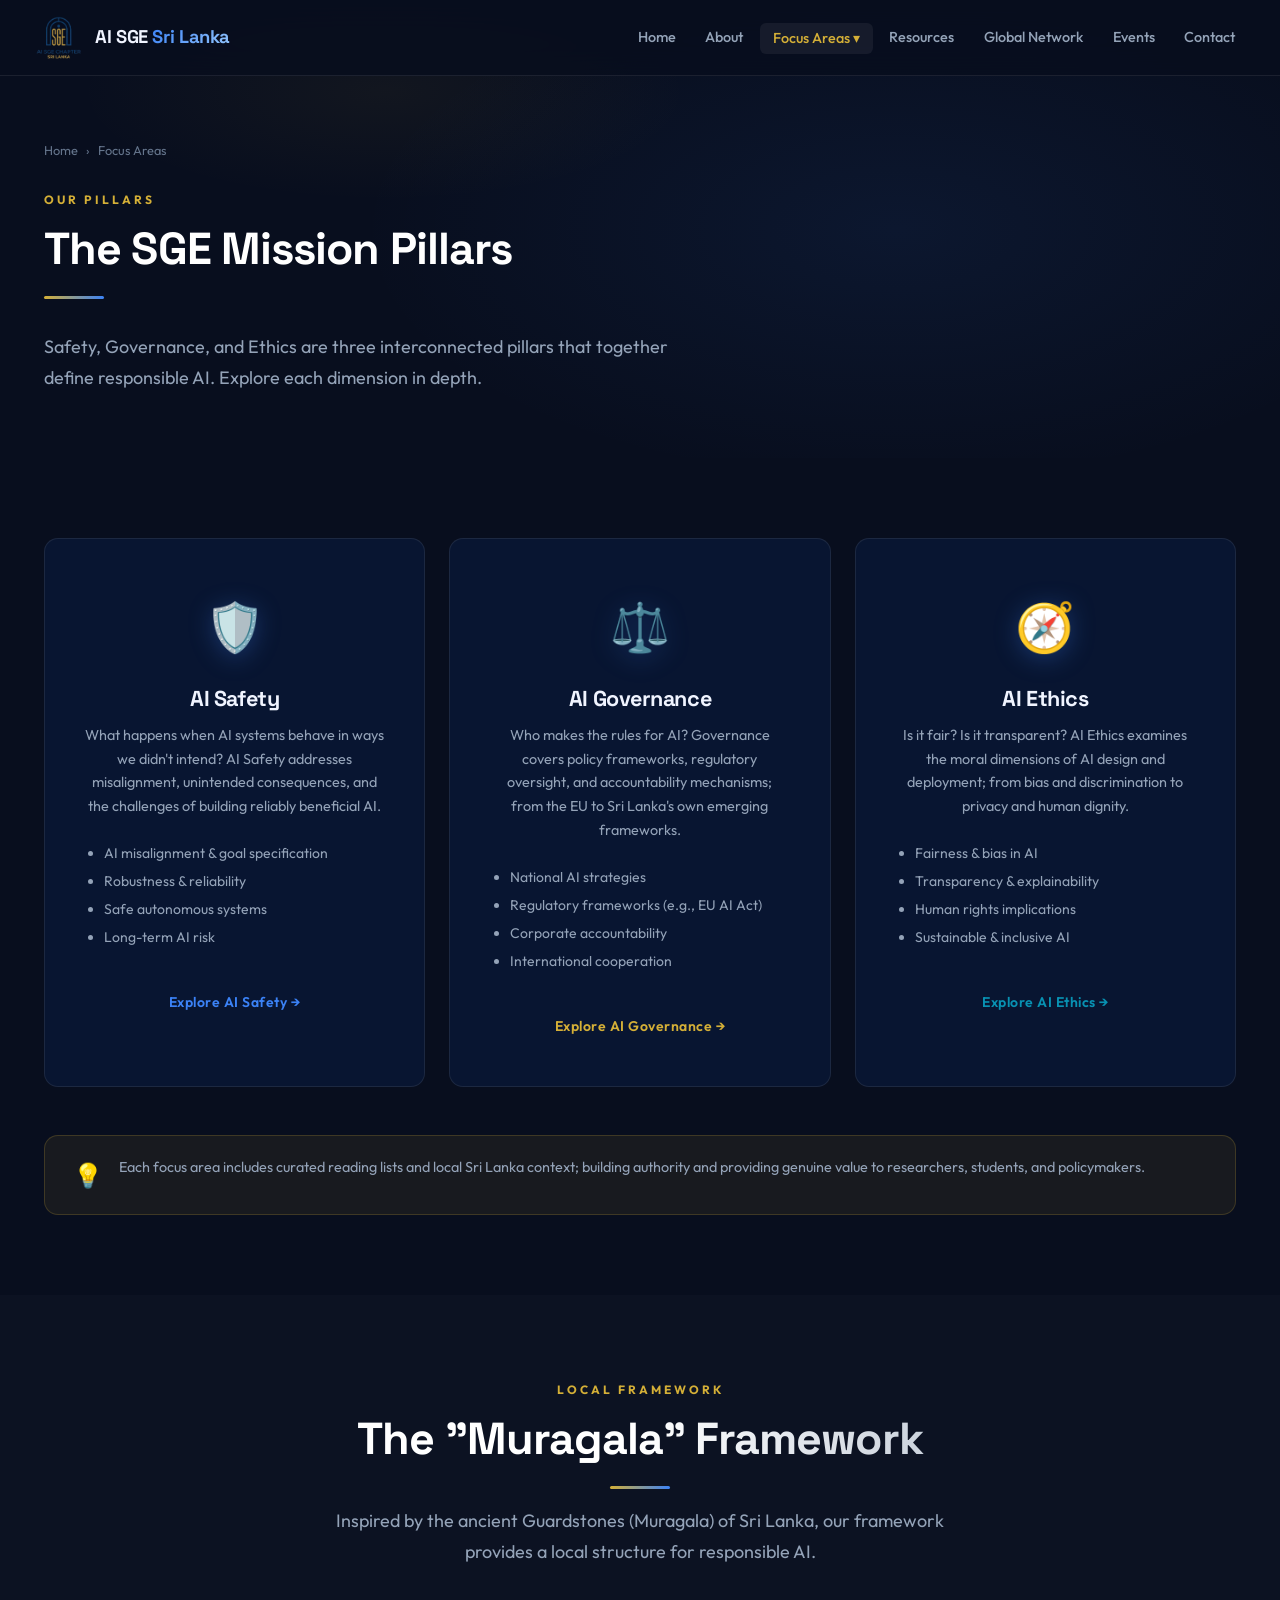
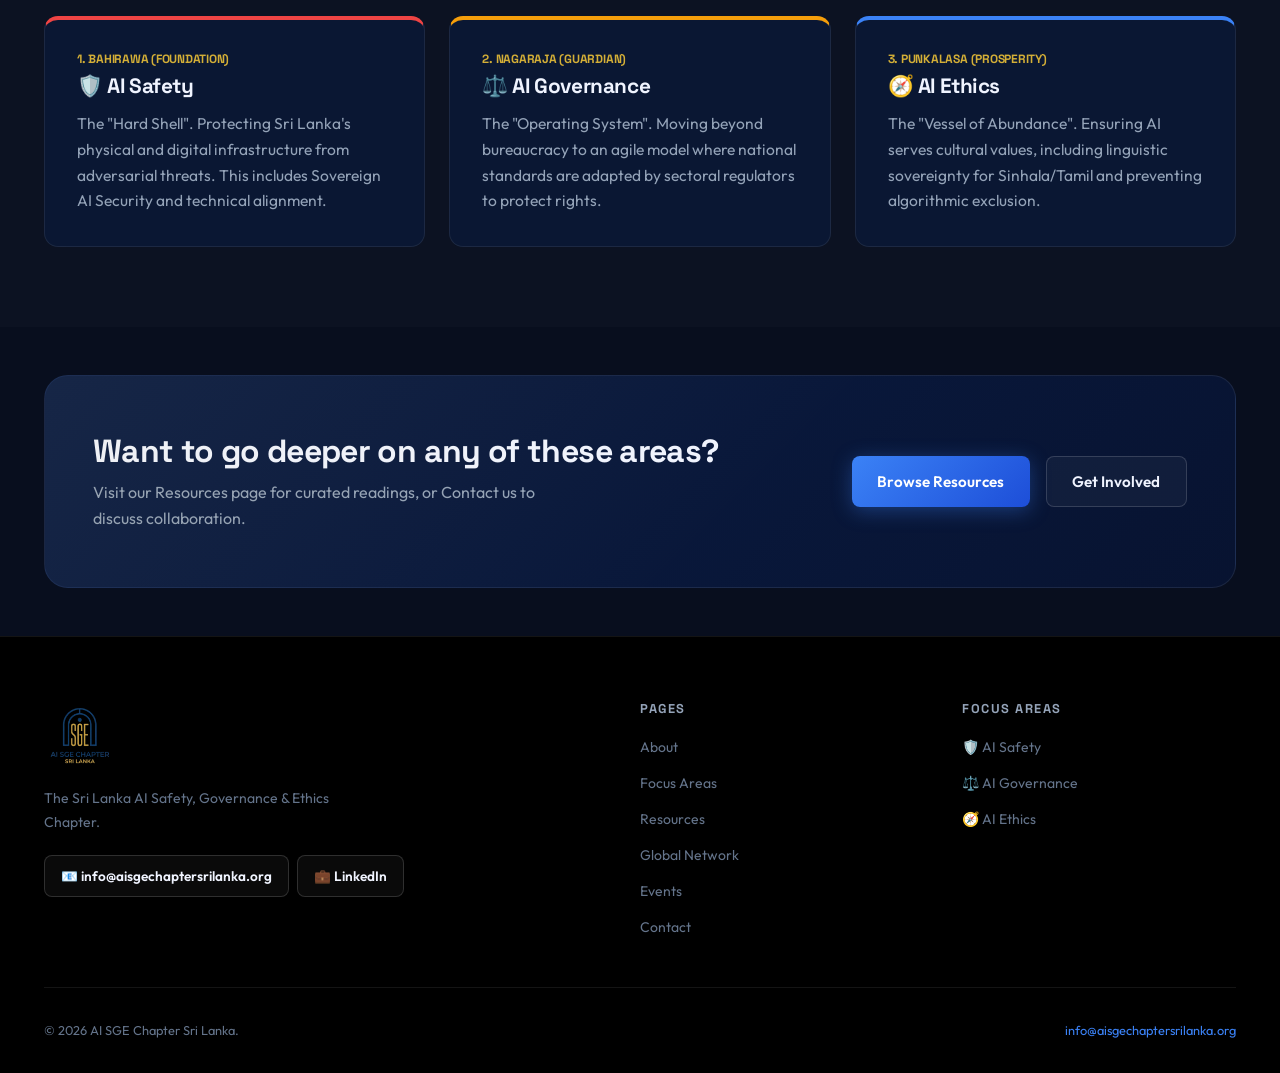
<file: focus-areas.html>
<!DOCTYPE html>
<html lang="en">

<head>
    <meta charset="UTF-8">
    <meta name="viewport" content="width=device-width, initial-scale=1.0">
    <title>Focus Areas ; AI SGE Sri Lanka</title>
    <meta name="description"
        content="Explore Sri Lanka AI SGE Chapter's three pillars: AI Safety, AI Governance, and AI Ethics.">
    <link rel="stylesheet" href="styles.css">
</head>

<body>

    <nav class="navbar" id="navbar">
        <div class="logo">
            <img src="logo.png" alt="AI SGE Logo" class="logo-img">
            <span>AI SGE <span class="text-gradient">Sri Lanka</span></span>
        </div>
        <div class="nav-links">
            <a href="index.html">Home</a>
            <a href="about.html">About</a>
            <div class="dropdown">
                <a href="focus-areas.html" class="active">Focus Areas ▾</a>
                <div class="dropdown-menu">
                    <a href="safety.html">🛡️ AI Safety</a>
                    <a href="governance.html">⚖️ AI Governance</a>
                    <a href="ethics.html">🧭 AI Ethics</a>
                </div>
            </div>
            <a href="resources.html">Resources</a>
            <a href="global-network.html">Global Network</a>
            <a href="events.html">Events</a>
            <a href="contact.html">Contact</a>
        </div>
        <button class="hamburger" id="hamburger"
            aria-label="Toggle mobile menu"><span></span><span></span><span></span></button>
    </nav>
    <div class="mobile-menu" id="mobileMenu">
        <a href="index.html">Home</a>
        <a href="about.html">About</a>
        <div class="mobile-section-label">Focus Areas</div>
        <a href="focus-areas.html" class="active">Focus Areas Overview</a>
        <a href="safety.html">🛡️ AI Safety</a>
        <a href="governance.html">⚖️ AI Governance</a>
        <a href="ethics.html">🧭 AI Ethics</a>
        <a href="resources.html">Resources</a>
        <a href="global-network.html">Global Network</a>
        <a href="events.html">Events</a>
        <a href="contact.html">Contact</a>
    </div>

    <section class="page-hero">
        <div class="container">
            <div class="breadcrumb"><a href="index.html">Home</a><span>›</span><span>Focus Areas</span></div>
            <span class="section-label">Our Pillars</span>
            <h1 class="section-title">The SGE Mission Pillars</h1>
            <div class="divider"></div>
            <p class="section-lead">Safety, Governance, and Ethics are three interconnected pillars that together define
                responsible AI. Explore each dimension in depth.</p>
        </div>
    </section>

    <section class="section">
        <div class="container">
            <div class="card-grid" style="grid-template-columns: repeat(auto-fit, minmax(320px, 1fr));">
                <a href="safety.html" class="focus-card safety reveal" style="padding: 3rem 2.5rem;">
                    <span class="icon">🛡️</span>
                    <h3>AI Safety</h3>
                    <p>What happens when AI systems behave in ways we didn't intend? AI Safety addresses misalignment,
                        unintended consequences, and the challenges of building reliably beneficial AI.</p>
                    <ul
                        style="text-align: left; margin: 1.25rem 0; padding-left: 1.2rem; list-style: disc; color: var(--text-muted); font-size: 0.875rem; line-height: 2;">
                        <li>AI misalignment & goal specification</li>
                        <li>Robustness & reliability</li>
                        <li>Safe autonomous systems</li>
                        <li>Long-term AI risk</li>
                    </ul>
                    <span class="arrow">Explore AI Safety →</span>
                </a>
                <a href="governance.html" class="focus-card governance reveal reveal-delay-1"
                    style="padding: 3rem 2.5rem;">
                    <span class="icon">⚖️</span>
                    <h3>AI Governance</h3>
                    <p>Who makes the rules for AI? Governance covers policy frameworks, regulatory oversight, and
                        accountability mechanisms; from the EU to Sri Lanka's own emerging frameworks.</p>
                    <ul
                        style="text-align: left; margin: 1.25rem 0; padding-left: 1.2rem; list-style: disc; color: var(--text-muted); font-size: 0.875rem; line-height: 2;">
                        <li>National AI strategies</li>
                        <li>Regulatory frameworks (e.g., EU AI Act)</li>
                        <li>Corporate accountability</li>
                        <li>International cooperation</li>
                    </ul>
                    <span class="arrow" style="color: var(--gold);">Explore AI Governance →</span>
                </a>
                <a href="ethics.html" class="focus-card ethics reveal reveal-delay-2" style="padding: 3rem 2.5rem;">
                    <span class="icon">🧭</span>
                    <h3>AI Ethics</h3>
                    <p>Is it fair? Is it transparent? AI Ethics examines the moral dimensions of AI design and
                        deployment; from bias and discrimination to privacy and human dignity.</p>
                    <ul
                        style="text-align: left; margin: 1.25rem 0; padding-left: 1.2rem; list-style: disc; color: var(--text-muted); font-size: 0.875rem; line-height: 2;">
                        <li>Fairness & bias in AI</li>
                        <li>Transparency & explainability</li>
                        <li>Human rights implications</li>
                        <li>Sustainable & inclusive AI</li>
                    </ul>
                    <span class="arrow" style="color: var(--teal);">Explore AI Ethics →</span>
                </a>
            </div>

            <div class="notice-bar reveal" style="margin-top: 3rem;">
                <span class="notice-bar-icon">💡</span>
                <span>Each focus area includes curated reading lists and local Sri Lanka context; building authority
                    and providing genuine value to researchers, students, and policymakers.</span>
            </div>
        </div>
    </section>

    <section class="section bg-alt">
        <div class="container">
            <div class="reveal" style="text-align: center; margin-bottom: 3rem;">
                <span class="section-label">Local Framework</span>
                <h2 class="section-title">The "Muragala" Framework</h2>
                <div class="divider" style="margin: 1rem auto;"></div>
                <p class="section-lead" style="margin: 0 auto; text-align: center;">Inspired by the ancient Guardstones
                    (Muragala) of Sri Lanka, our framework provides a local structure for responsible AI.</p>
            </div>
            <div class="card-grid">
                <div class="glass-card reveal reveal-delay-1" style="border-top: 4px solid #ef4444;">
                    <h4
                        style="color: var(--gold); font-size: 0.75rem; text-transform: uppercase; margin-bottom: 0.5rem;">
                        1. Bahirawa (Foundation)</h4>
                    <h3>🛡️ AI Safety</h3>
                    <p>The "Hard Shell". Protecting Sri Lanka's physical and digital infrastructure from adversarial
                        threats. This includes Sovereign AI Security and technical alignment.</p>
                </div>
                <div class="glass-card reveal reveal-delay-2" style="border-top: 4px solid #f59e0b;">
                    <h4
                        style="color: var(--gold); font-size: 0.75rem; text-transform: uppercase; margin-bottom: 0.5rem;">
                        2. Nagaraja (Guardian)</h4>
                    <h3>⚖️ AI Governance</h3>
                    <p>The "Operating System". Moving beyond bureaucracy to an agile model where national standards are
                        adapted by sectoral regulators to protect rights.</p>
                </div>
                <div class="glass-card reveal reveal-delay-3" style="border-top: 4px solid #3b82f6;">
                    <h4
                        style="color: var(--gold); font-size: 0.75rem; text-transform: uppercase; margin-bottom: 0.5rem;">
                        3. Punkalasa (Prosperity)</h4>
                    <h3>🧭 AI Ethics</h3>
                    <p>The "Vessel of Abundance". Ensuring AI serves cultural values, including linguistic sovereignty
                        for Sinhala/Tamil and preventing algorithmic exclusion.</p>
                </div>
            </div>
        </div>
    </section>

    <section class="section-sm">
        <div class="container">
            <div class="cta-banner reveal">
                <div>
                    <h2>Want to go deeper on any of these areas?</h2>
                    <p>Visit our Resources page for curated readings, or Contact us to discuss collaboration.</p>
                </div>
                <div style="display: flex; gap: 1rem; flex-wrap: wrap; flex-shrink: 0;">
                    <a href="resources.html" class="btn btn-primary">Browse Resources</a>
                    <a href="contact.html" class="btn btn-outline">Get Involved</a>
                </div>
            </div>
        </div>
    </section>

    <footer>
        <div class="container">
            <div class="footer-grid">
                <div class="footer-brand">
                    <img src="logo.png" alt="AI SGE Logo" class="footer-logo">
                    <p>The Sri Lanka AI Safety, Governance & Ethics Chapter.</p>
                    <div style="display: flex; gap: 0.5rem; flex-wrap: wrap; margin-top: 0.5rem;">
                         <a href="mailto:info@aisgechaptersrilanka.org" class="btn btn-outline"
                        style="font-size: 0.85rem; padding: 0.55rem 1rem; ">📧
                        info@aisgechaptersrilanka.org</a>
                        <a href="https://www.linkedin.com/company/ai-sge-sri-lanka-chapter/" target="_blank" class="btn btn-outline" style="font-size: 0.85rem; padding: 0.55rem 1rem;">💼 LinkedIn</a>
                    </div>
                </div>
                <div class="footer-col">
                    <h4>Pages</h4>
                    <ul>
                        <li><a href="about.html">About</a></li>
                        <li><a href="focus-areas.html">Focus Areas</a></li>
                        <li><a href="resources.html">Resources</a></li>
                        <li><a href="global-network.html">Global Network</a></li>
                        <li><a href="events.html">Events</a></li>
                        <li><a href="contact.html">Contact</a></li>
                    </ul>
                </div>
                <div class="footer-col">
                    <h4>Focus Areas</h4>
                    <ul>
                        <li><a href="safety.html">🛡️ AI Safety</a></li>
                        <li><a href="governance.html">⚖️ AI Governance</a></li>
                        <li><a href="ethics.html">🧭 AI Ethics</a></li>
                    </ul>
                </div>
            </div>
            <div class="footer-bottom">
                <span>© 2026 AI SGE Chapter Sri Lanka.</span>
                <span><a href="mailto:info@aisgechaptersrilanka.org"
                        style="color: var(--primary);">info@aisgechaptersrilanka.org</a></span>
            </div>
        </div>
    </footer>
    <!-- Mobile Bottom Navigation -->
    <nav class="mobile-bottom-nav">
        <a href="index.html" class="nav-item">
            <span class="icon">🏠</span>
            <span class="label">Home</span>
        </a>
        <a href="about.html" class="nav-item">
            <span class="icon">ℹ️</span>
            <span class="label">About</span>
        </a>
        <a href="resources.html" class="nav-item">
            <span class="icon">📚</span>
            <span class="label">Resources</span>
        </a>
        <a href="contact.html" class="nav-item">
            <span class="icon">✉️</span>
            <span class="label">Contact</span>
        </a>
    </nav>

    <script src="main.js"></script>
</body>

</html>
</file>
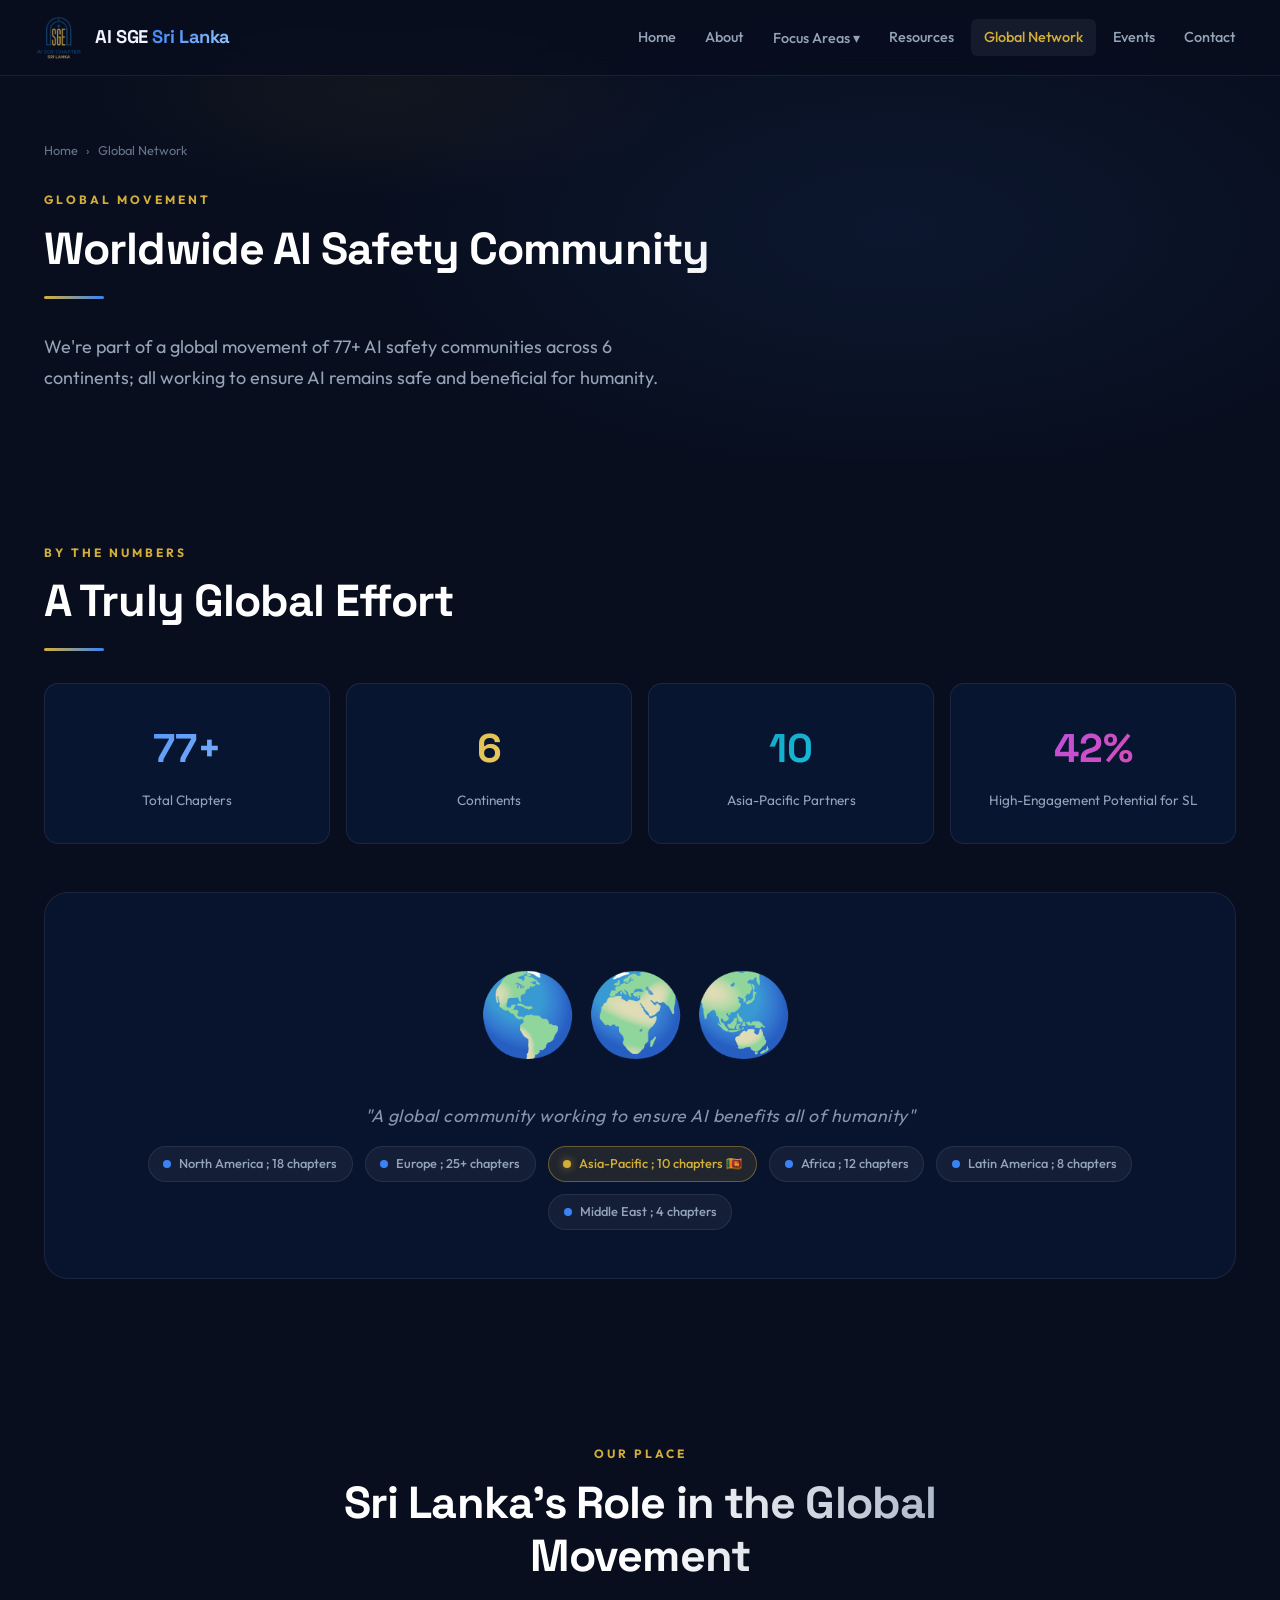
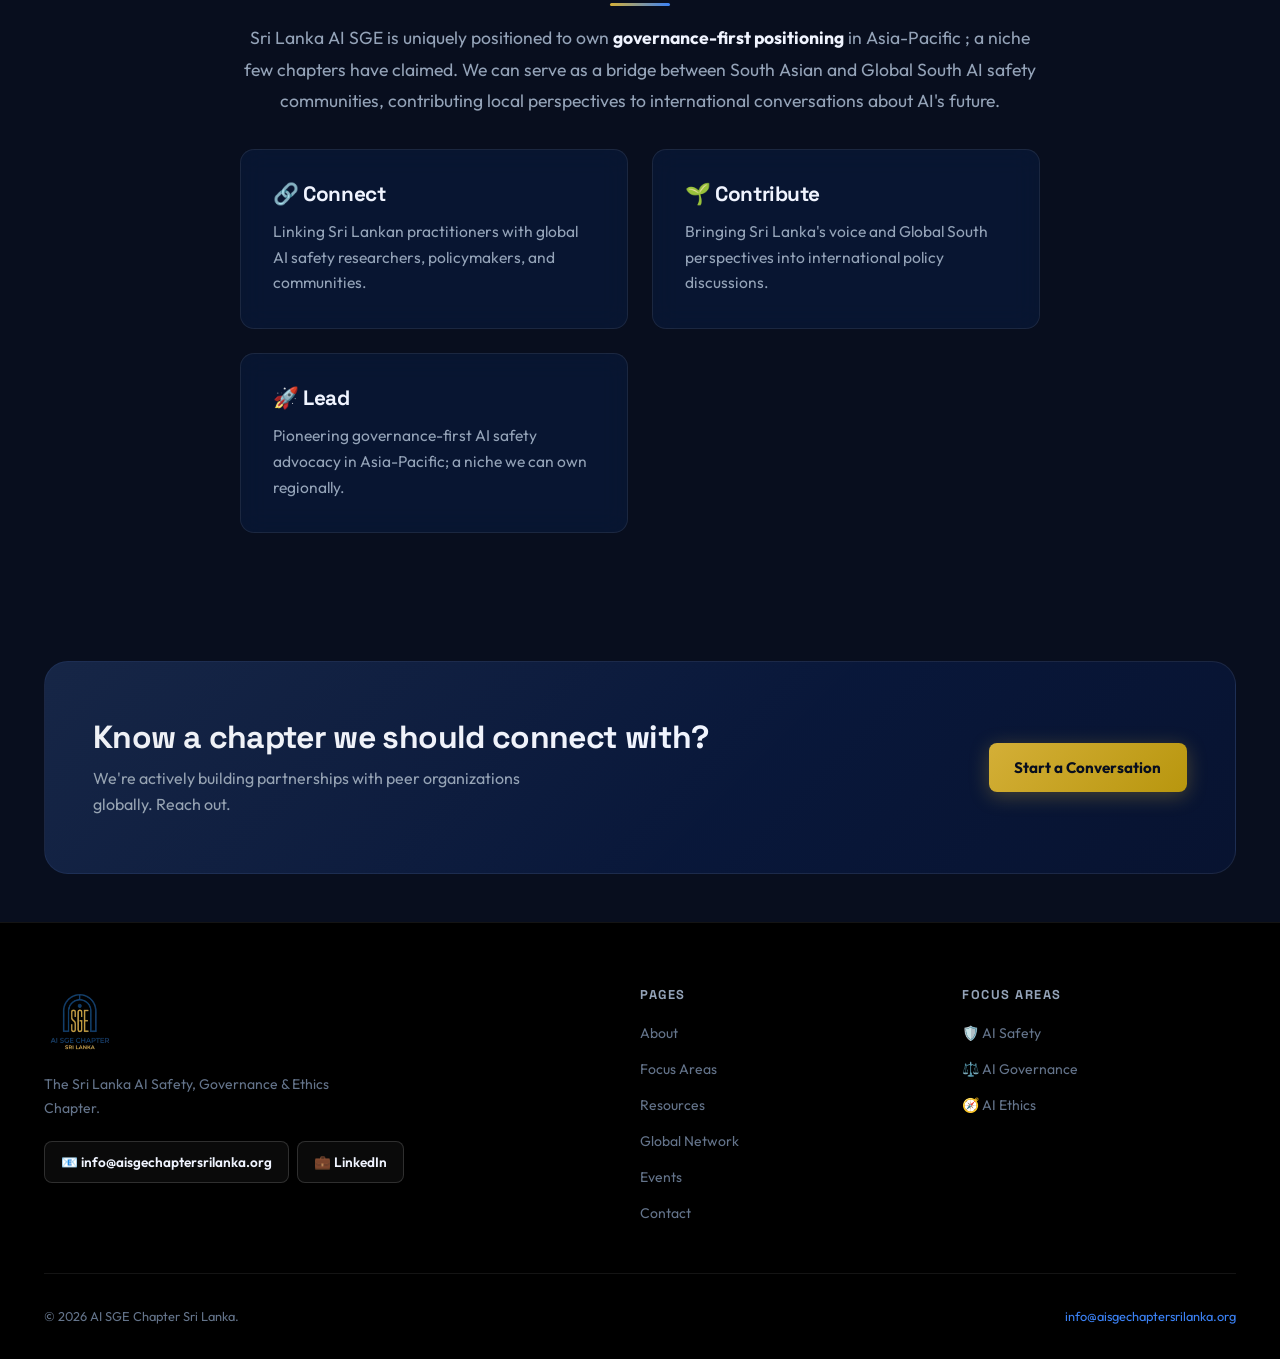
<file: global-network.html>
<!DOCTYPE html>
<html lang="en">

<head>
    <meta charset="UTF-8">
    <meta name="viewport" content="width=device-width, initial-scale=1.0">
    <title>Global Network ; AI SGE Sri Lanka</title>
    <meta name="description"
        content="Sri Lanka is part of a global network of 77+ AI safety chapters across 6 continents. Explore our partner organizations.">
    <link rel="stylesheet" href="styles.css">
</head>

<body>

    <nav class="navbar" id="navbar">
        <div class="logo"><img src="logo.png" alt="AI SGE Logo" class="logo-img"><span>AI SGE <span
                    class="text-gradient">Sri Lanka</span></span></div>
        <div class="nav-links">
            <a href="index.html">Home</a><a href="about.html">About</a>
            <div class="dropdown"><a href="focus-areas.html">Focus Areas ▾</a>
                <div class="dropdown-menu"><a href="safety.html">🛡️ AI Safety</a><a href="governance.html">⚖️ AI
                        Governance</a><a href="ethics.html">🧭 AI Ethics</a></div>
            </div>
            <a href="resources.html">Resources</a><a href="global-network.html" class="active">Global Network</a><a
                href="events.html">Events</a><a href="contact.html">Contact</a>
        </div>
        <button class="hamburger" id="hamburger"
            aria-label="Toggle mobile menu"><span></span><span></span><span></span></button>
    </nav>
    <div class="mobile-menu" id="mobileMenu">
        <a href="index.html">Home</a><a href="about.html">About</a>
        <div class="mobile-section-label">Focus Areas</div>
        <a href="focus-areas.html">Focus Areas Overview</a><a href="safety.html">🛡️ AI Safety</a><a
            href="governance.html">⚖️ AI Governance</a><a href="ethics.html">🧭 AI Ethics</a>
        <a href="resources.html">Resources</a><a href="global-network.html" class="active">Global Network</a><a
            href="events.html">Events</a><a href="contact.html">Contact</a>
    </div>

    <section class="page-hero">
        <div class="container">
            <div class="breadcrumb"><a href="index.html">Home</a><span>›</span><span>Global Network</span></div>
            <span class="section-label">Global Movement</span>
            <h1 class="section-title">Worldwide AI Safety Community</h1>
            <div class="divider"></div>
            <p class="section-lead">We're part of a global movement of 77+ AI safety communities across 6 continents;
                all working to ensure AI remains safe and beneficial for humanity.</p>
        </div>
    </section>

    <!-- Regional Overview -->
    <section class="section">
        <div class="container">
            <div class="reveal">
                <span class="section-label">By the Numbers</span>
                <h2 class="section-title">A Truly Global Effort</h2>
                <div class="divider"></div>
            </div>
            <div style="display: grid; grid-template-columns: repeat(auto-fit, minmax(180px, 1fr)); gap: 1rem; margin-top: 2rem;"
                class="reveal">
                <div class="glass-card" style="text-align: center; padding: 2rem 1rem;">
                    <div
                        style="font-size: 2.5rem; font-weight: 700; font-family: 'Space Grotesk', sans-serif; background: linear-gradient(135deg, var(--primary), #93c5fd); -webkit-background-clip: text; -webkit-text-fill-color: transparent; background-clip:text;">
                        77+</div>
                    <div style="font-size: 0.85rem; color: var(--text-muted); margin-top: 0.4rem;">Total Chapters</div>
                </div>
                <div class="glass-card" style="text-align: center; padding: 2rem 1rem;">
                    <div
                        style="font-size: 2.5rem; font-weight: 700; font-family: 'Space Grotesk', sans-serif; background: linear-gradient(135deg, var(--gold), #f5d97b); -webkit-background-clip: text; -webkit-text-fill-color: transparent; background-clip:text;">
                        6</div>
                    <div style="font-size: 0.85rem; color: var(--text-muted); margin-top: 0.4rem;">Continents</div>
                </div>
                <div class="glass-card" style="text-align: center; padding: 2rem 1rem;">
                    <div
                        style="font-size: 2.5rem; font-weight: 700; font-family: 'Space Grotesk', sans-serif; background: linear-gradient(135deg, var(--teal), #22d3ee); -webkit-background-clip: text; -webkit-text-fill-color: transparent; background-clip:text;">
                        10</div>
                    <div style="font-size: 0.85rem; color: var(--text-muted); margin-top: 0.4rem;">Asia-Pacific Partners
                    </div>
                </div>
                <div class="glass-card" style="text-align: center; padding: 2rem 1rem;">
                    <div
                        style="font-size: 2.5rem; font-weight: 700; font-family: 'Space Grotesk', sans-serif; background: linear-gradient(135deg, #a855f7, #ec4899); -webkit-background-clip: text; -webkit-text-fill-color: transparent; background-clip:text;">
                        42%</div>
                    <div style="font-size: 0.85rem; color: var(--text-muted); margin-top: 0.4rem;">High-Engagement
                        Potential for SL</div>
                </div>
            </div>

            <!-- Regional Map Visual -->
            <div class="map-frame reveal" style="margin-top: 3rem;">
                <div style="text-align: center; padding: 1.5rem 0 3.5rem;">
                    <div style="font-size: 5rem; filter: grayscale(30%); letter-spacing: 0.5rem; line-height: 1.4;">
                        🌎🌍🌏</div>
                    <p
                        style="font-size: 1.1rem; color: var(--text-muted); margin-top: 2rem; font-style: italic; letter-spacing: 0.5px; opacity: 0.9;">
                        "A
                        global community working to ensure AI benefits all of humanity"</p>
                </div>
                <div class="map-overlay" style="justify-content: center;">
                    <div class="region-badge">
                        <div class="region-dot"></div>North America ; 18 chapters
                    </div>
                    <div class="region-badge">
                        <div class="region-dot"></div>Europe ; 25+ chapters
                    </div>
                    <div class="region-badge hl">
                        <div class="region-dot gold"></div>Asia-Pacific ; 10 chapters 🇱🇰
                    </div>
                    <div class="region-badge">
                        <div class="region-dot"></div>Africa ; 12 chapters
                    </div>
                    <div class="region-badge">
                        <div class="region-dot"></div>Latin America ; 8 chapters
                    </div>
                    <div class="region-badge">
                        <div class="region-dot"></div>Middle East ; 4 chapters
                    </div>
                </div>
            </div>
        </div>
    </section>



    <!-- Global Movement Narrative -->
    <section class="section">
        <div class="container">
            <div style="max-width: 800px; margin: 0 auto; text-align: center;" class="reveal">
                <span class="section-label">Our Place</span>
                <h2 class="section-title">Sri Lanka's Role in the Global Movement</h2>
                <div class="divider" style="margin: 1rem auto;"></div>
                <p style="font-size: 1.1rem; color: var(--text-muted); line-height: 1.8; margin-bottom: 2rem;">
                    Sri Lanka AI SGE is uniquely positioned to own <strong
                        style="color: var(--text-main);">governance-first positioning</strong> in Asia-Pacific ; a niche
                    few chapters have claimed. We can serve as a bridge between South Asian and Global South AI safety
                    communities, contributing local perspectives to international conversations about AI's future.
                </p>
                <div class="card-grid" style="text-align: left; margin-top: 1.5rem;">
                    <div class="glass-card reveal reveal-delay-1">
                        <h3>🔗 Connect</h3>
                        <p>Linking Sri Lankan practitioners with global AI safety researchers, policymakers, and
                            communities.</p>
                    </div>
                    <div class="glass-card reveal reveal-delay-2">
                        <h3>🌱 Contribute</h3>
                        <p>Bringing Sri Lanka's voice and Global South perspectives into international policy
                            discussions.</p>
                    </div>
                    <div class="glass-card reveal reveal-delay-3">
                        <h3>🚀 Lead</h3>
                        <p>Pioneering governance-first AI safety advocacy in Asia-Pacific; a niche we can own
                            regionally.</p>
                    </div>
                </div>
            </div>
        </div>
    </section>

    <section class="section-sm">
        <div class="container">
            <div class="cta-banner reveal">
                <div>
                    <h2>Know a chapter we should connect with?</h2>
                    <p>We're actively building partnerships with peer organizations globally. Reach out.</p>
                </div>
                <a href="contact.html" class="btn btn-gold">Start a Conversation</a>
            </div>
        </div>
    </section>

    <footer>
        <div class="container">
            <div class="footer-grid">
                <div class="footer-brand"><img src="logo.png" alt="AI SGE Logo" class="footer-logo">
                    <p>The Sri Lanka AI Safety, Governance & Ethics Chapter.</p><div style="display: flex; gap: 0.5rem; flex-wrap: wrap; margin-top: 0.5rem;">
                        <a
                        href="mailto:info@aisgechaptersrilanka.org" class="btn btn-outline"
                        style="font-size: 0.85rem; padding: 0.55rem 1rem; ">📧
                        info@aisgechaptersrilanka.org</a>
                        <a href="https://www.linkedin.com/company/ai-sge-sri-lanka-chapter/" target="_blank" class="btn btn-outline" style="font-size: 0.85rem; padding: 0.55rem 1rem;">💼 LinkedIn</a>
                    </div>
                </div>
                <div class="footer-col">
                    <h4>Pages</h4>
                    <ul>
                        <li><a href="about.html">About</a></li>
                        <li><a href="focus-areas.html">Focus Areas</a></li>
                        <li><a href="resources.html">Resources</a></li>
                        <li><a href="global-network.html">Global Network</a></li>
                        <li><a href="events.html">Events</a></li>
                        <li><a href="contact.html">Contact</a></li>
                    </ul>
                </div>
                <div class="footer-col">
                    <h4>Focus Areas</h4>
                    <ul>
                        <li><a href="safety.html">🛡️ AI Safety</a></li>
                        <li><a href="governance.html">⚖️ AI Governance</a></li>
                        <li><a href="ethics.html">🧭 AI Ethics</a></li>
                    </ul>
                </div>
            </div>
            <div class="footer-bottom"><span>© 2026 AI SGE Chapter Sri Lanka.</span><span><a
                        href="mailto:info@aisgechaptersrilanka.org"
                        style="color: var(--primary);">info@aisgechaptersrilanka.org</a></span></div>
        </div>
    </footer>
    <!-- Mobile Bottom Navigation -->
    <nav class="mobile-bottom-nav">
        <a href="index.html" class="nav-item">
            <span class="icon">🏠</span>
            <span class="label">Home</span>
        </a>
        <a href="about.html" class="nav-item">
            <span class="icon">ℹ️</span>
            <span class="label">About</span>
        </a>
        <a href="resources.html" class="nav-item">
            <span class="icon">📚</span>
            <span class="label">Resources</span>
        </a>
        <a href="contact.html" class="nav-item">
            <span class="icon">✉️</span>
            <span class="label">Contact</span>
        </a>
    </nav>

    <script src="main.js"></script>
</body>

</html>
</file>
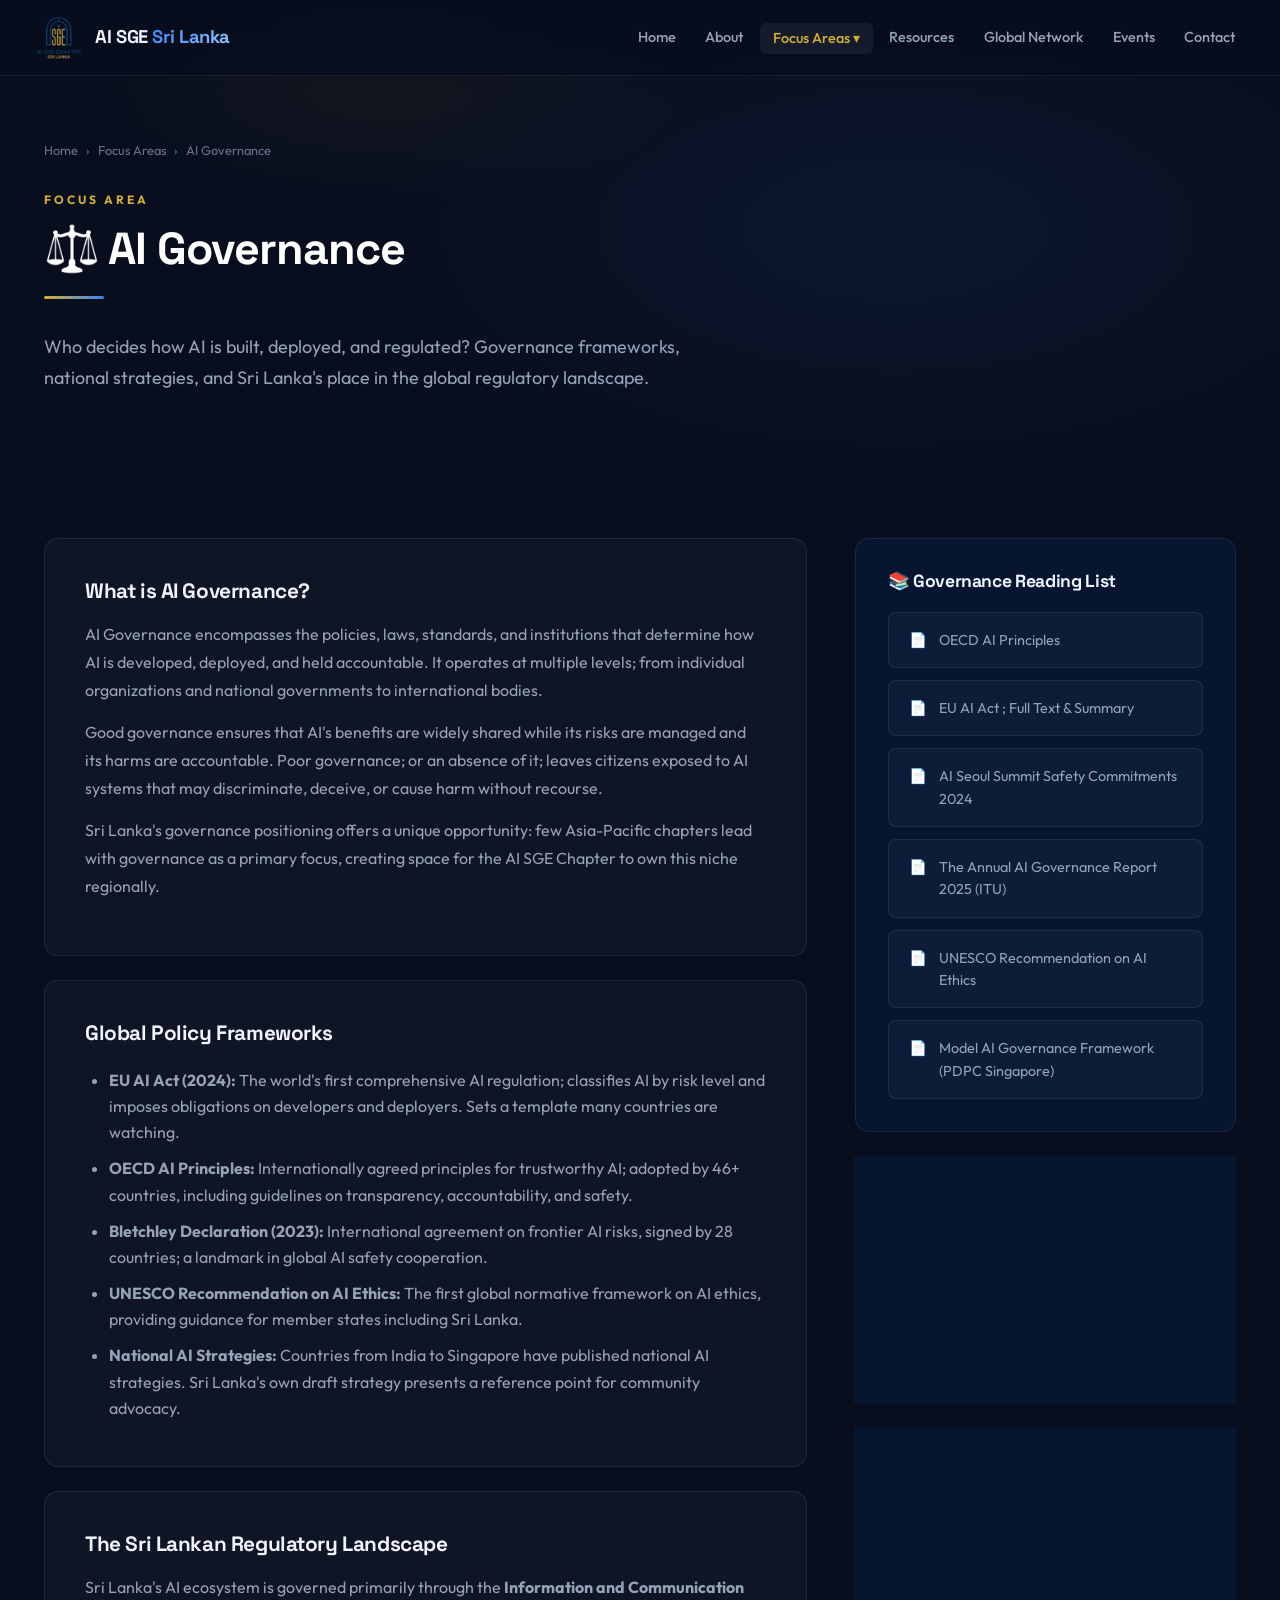
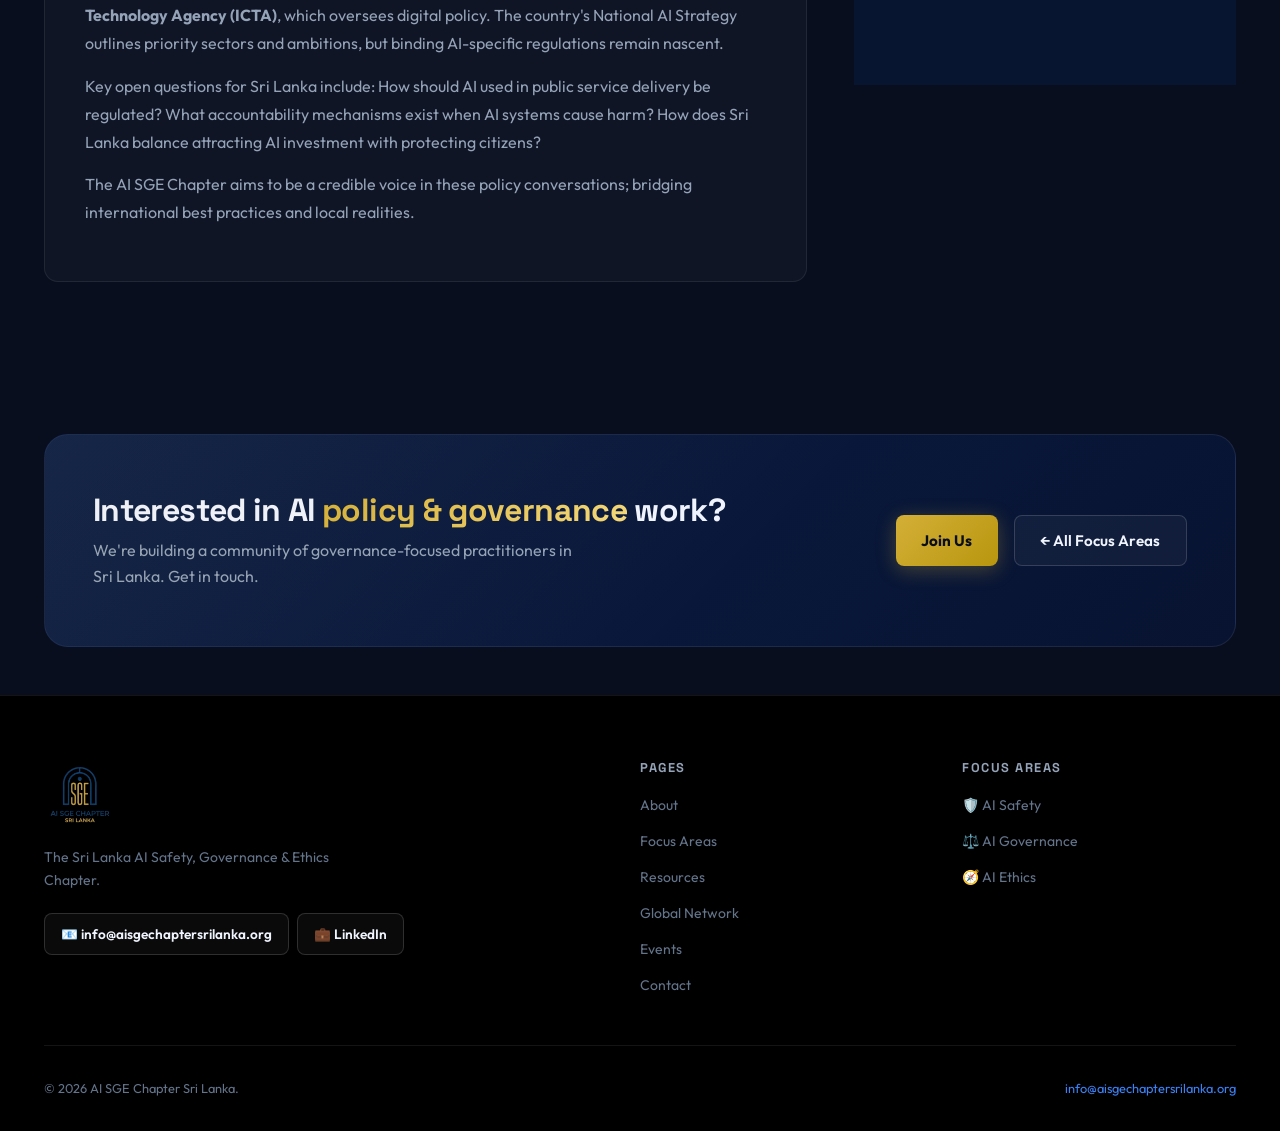
<file: governance.html>
<!DOCTYPE html>
<html lang="en">

<head>
    <meta charset="UTF-8">
    <meta name="viewport" content="width=device-width, initial-scale=1.0">
    <title>AI Governance ; AI SGE Sri Lanka</title>
    <meta name="description"
        content="AI Governance frameworks, Sri Lanka's regulatory landscape, and responsible AI deployment policy resources.">
    <link rel="stylesheet" href="styles.css">
</head>

<body>

    <nav class="navbar" id="navbar">
        <div class="logo"><img src="logo.png" alt="AI SGE Logo" class="logo-img"><span>AI SGE <span
                    class="text-gradient">Sri Lanka</span></span></div>
        <div class="nav-links">
            <a href="index.html">Home</a><a href="about.html">About</a>
            <div class="dropdown"><a href="focus-areas.html" class="active">Focus Areas ▾</a>
                <div class="dropdown-menu"><a href="safety.html">🛡️ AI Safety</a><a href="governance.html">⚖️ AI
                        Governance</a><a href="ethics.html">🧭 AI Ethics</a></div>
            </div>
            <a href="resources.html">Resources</a><a href="global-network.html">Global Network</a><a
                href="events.html">Events</a><a href="contact.html">Contact</a>
        </div>
        <button class="hamburger" id="hamburger"
            aria-label="Toggle mobile menu"><span></span><span></span><span></span></button>
    </nav>
    <div class="mobile-menu" id="mobileMenu">
        <a href="index.html">Home</a><a href="about.html">About</a>
        <div class="mobile-section-label">Focus Areas</div>
        <a href="focus-areas.html">Focus Areas Overview</a><a href="safety.html">🛡️ AI Safety</a><a
            href="governance.html" class="active">⚖️ AI Governance</a><a href="ethics.html">🧭 AI Ethics</a>
        <a href="resources.html">Resources</a><a href="global-network.html">Global Network</a><a
            href="events.html">Events</a><a href="contact.html">Contact</a>
    </div>

    <section class="page-hero">
        <div class="container">
            <div class="breadcrumb"><a href="index.html">Home</a><span>›</span><a href="focus-areas.html">Focus
                    Areas</a><span>›</span><span>AI Governance</span></div>
            <span class="section-label" style="color: var(--gold);">Focus Area</span>
            <h1 class="section-title">⚖️ AI Governance</h1>
            <div class="divider"></div>
            <p class="section-lead">Who decides how AI is built, deployed, and regulated? Governance frameworks,
                national strategies, and Sri Lanka's place in the global regulatory landscape.</p>
        </div>
    </section>

    <section class="section">
        <div class="container">
            <div style="display: grid; grid-template-columns: 2fr 1fr; gap: 3rem; align-items: start;"
                class="responsive-2col">
                <div>
                    <div class="prose-section reveal">
                        <h3>What is AI Governance?</h3>
                        <p>AI Governance encompasses the policies, laws, standards, and institutions that determine how
                            AI is developed, deployed, and held accountable. It operates at multiple levels; from
                            individual organizations and national governments to international bodies.</p>
                        <p>Good governance ensures that AI's benefits are widely shared while its risks are managed and
                            its harms are accountable. Poor governance; or an absence of it; leaves citizens exposed
                            to AI systems that may discriminate, deceive, or cause harm without recourse.</p>
                        <p>Sri Lanka's governance positioning offers a unique opportunity: few Asia-Pacific chapters
                            lead with governance as a primary focus, creating space for the AI SGE Chapter to own this
                            niche regionally.</p>
                    </div>

                    <div class="prose-section reveal">
                        <h3>Global Policy Frameworks</h3>
                        <ul>
                            <li><strong>EU AI Act (2024):</strong> The world's first comprehensive AI regulation;
                                classifies AI by risk level and imposes obligations on developers and deployers. Sets a
                                template many countries are watching.</li>
                            <li><strong>OECD AI Principles:</strong> Internationally agreed principles for trustworthy
                                AI; adopted by 46+ countries, including guidelines on transparency, accountability, and
                                safety.</li>
                            <li><strong>Bletchley Declaration (2023):</strong> International agreement on frontier AI
                                risks, signed by 28 countries; a landmark in global AI safety cooperation.</li>
                            <li><strong>UNESCO Recommendation on AI Ethics:</strong> The first global normative
                                framework on AI ethics, providing guidance for member states including Sri Lanka.</li>
                            <li><strong>National AI Strategies:</strong> Countries from India to Singapore have
                                published national AI strategies. Sri Lanka's own draft strategy presents a reference
                                point for community advocacy.</li>
                        </ul>
                    </div>

                    <div class="prose-section reveal">
                        <h3>The Sri Lankan Regulatory Landscape</h3>
                        <p>Sri Lanka's AI ecosystem is governed primarily through the <strong>Information and
                                Communication Technology Agency (ICTA)</strong>, which oversees digital policy. The
                            country's National AI Strategy outlines priority sectors and ambitions, but binding
                            AI-specific regulations remain nascent.</p>
                        <p>Key open questions for Sri Lanka include: How should AI used in public service delivery be
                            regulated? What accountability mechanisms exist when AI systems cause harm? How does Sri
                            Lanka balance attracting AI investment with protecting citizens?</p>
                        <p>The AI SGE Chapter aims to be a credible voice in these policy conversations; bridging
                            international best practices and local realities.</p>
                    </div>
                </div>

                <div>
                    <div class="glass-card reveal" style="padding: 2rem; margin-bottom: 1.5rem;">
                        <h3 style="margin-bottom: 1.25rem; font-size: 1.1rem;">📚 Governance Reading List</h3>
                        <div class="reading-list">
                            <a href="https://oecd.ai/en/ai-principles" target="_blank" rel="noopener"
                                class="reading-item">OECD AI Principles</a>
                            <a href="https://artificialintelligenceact.eu" target="_blank" rel="noopener"
                                class="reading-item">EU AI Act ; Full Text & Summary</a>
                            <a href="https://www.gov.uk/government/publications/frontier-ai-safety-commitments-ai-seoul-summit-2024"
                                target="_blank" rel="noopener" class="reading-item">AI Seoul Summit Safety Commitments
                                2024</a>
                            <a href="https://www.itu.int/epublications/publication/the-annual-ai-governance-report-2025-steering-the-future-of-ai" target="_blank"
                                rel="noopener" class="reading-item">The Annual AI Governance Report 2025 (ITU)</a>
                            <a href="https://unesdoc.unesco.org/ark:/48223/pf0000381137" target="_blank" rel="noopener"
                                class="reading-item">UNESCO Recommendation on AI Ethics</a>
                            <a href="https://www.pdpc.gov.sg/help-and-resources/2020/01/model-ai-governance-framework" target="_blank" rel="noopener"
                                class="reading-item">Model AI Governance Framework (PDPC Singapore)</a>
                        </div>
                    </div>

                    <div class="glass-card reveal reveal-delay-1" style="padding: 2rem; margin-bottom: 1.5rem;">
                        <h3 style="margin-bottom: 1rem; font-size: 1.1rem;">🏛️ Sri Lanka Context</h3>
                        <ul
                            style="display: flex; flex-direction: column; gap: 0.6rem; font-size: 0.875rem; color: var(--text-muted);">
                            <li>📋 National AI Strategy (ICTA)</li>
                            <li>🏢 ICTA Digital Policy Framework</li>
                            <li>⚖️ Personal Data Protection Act (2022)</li>
                            <li>🌏 ASEAN AI Governance Framework (regional reference)</li>
                        </ul>
                    </div>

                    <div class="glass-card reveal reveal-delay-2" style="padding: 2rem;">
                        <h3 style="margin-bottom: 1rem; font-size: 1.1rem;">🔗 Key Research Bodies</h3>
                        <ul style="display: flex; flex-direction: column; gap: 0.6rem; font-size: 0.875rem;">
                            <li><a href="https://www.governance.ai" target="_blank" rel="noopener"
                                    style="color: var(--gold);">Centre for the Governance of AI (GovAI)</a></li>
                            <li><a href="https://bluedot.org/" target="_blank" rel="noopener"
                                    style="color: var(--gold);">Bluedot Impact</a></li>
                            <li><a href="https://oecd.ai" target="_blank" rel="noopener"
                                    style="color: var(--gold);">OECD.AI Policy Observatory</a></li>
                            <li><a href="https://aiindex.stanford.edu" target="_blank" rel="noopener"
                                    style="color: var(--gold);">Stanford AI Index</a></li>
                            <li><a href="https://www.partnershiponai.org" target="_blank" rel="noopener"
                                    style="color: var(--gold);">Partnership on AI</a></li>
                        </ul>
                    </div>
                </div>
            </div>
        </div>
    </section>

    <section class="section-sm">
        <div class="container">
            <div class="cta-banner reveal">
                <div>
                    <h2>Interested in AI <span class="text-gold">policy & governance</span> work?</h2>
                    <p>We're building a community of governance-focused practitioners in Sri Lanka. Get in touch.</p>
                </div>
                <div style="display: flex; gap: 1rem; flex-wrap: wrap; flex-shrink: 0;">
                    <a href="contact.html" class="btn btn-gold">Join Us</a>
                    <a href="focus-areas.html" class="btn btn-outline">← All Focus Areas</a>
                </div>
            </div>
        </div>
    </section>

    <footer>
        <div class="container">
            <div class="footer-grid">
                <div class="footer-brand"><img src="logo.png" alt="AI SGE Logo" class="footer-logo">
                    <p>The Sri Lanka AI Safety, Governance & Ethics Chapter.</p><div style="display: flex; gap: 0.5rem; flex-wrap: wrap; margin-top: 0.5rem;">
                        <a
                        href="mailto:info@aisgechaptersrilanka.org" class="btn btn-outline"
                        style="font-size: 0.85rem; padding: 0.55rem 1rem; ">📧
                        info@aisgechaptersrilanka.org</a>
                        <a href="https://www.linkedin.com/company/ai-sge-sri-lanka-chapter/" target="_blank" class="btn btn-outline" style="font-size: 0.85rem; padding: 0.55rem 1rem;">💼 LinkedIn</a>
                    </div>
                </div>
                <div class="footer-col">
                    <h4>Pages</h4>
                    <ul>
                        <li><a href="about.html">About</a></li>
                        <li><a href="focus-areas.html">Focus Areas</a></li>
                        <li><a href="resources.html">Resources</a></li>
                        <li><a href="global-network.html">Global Network</a></li>
                        <li><a href="events.html">Events</a></li>
                        <li><a href="contact.html">Contact</a></li>
                    </ul>
                </div>
                <div class="footer-col">
                    <h4>Focus Areas</h4>
                    <ul>
                        <li><a href="safety.html">🛡️ AI Safety</a></li>
                        <li><a href="governance.html">⚖️ AI Governance</a></li>
                        <li><a href="ethics.html">🧭 AI Ethics</a></li>
                    </ul>
                </div>
            </div>
            <div class="footer-bottom"><span>© 2026 AI SGE Chapter Sri Lanka.</span><span><a
                        href="mailto:info@aisgechaptersrilanka.org"
                        style="color: var(--primary);">info@aisgechaptersrilanka.org</a></span></div>
        </div>
    </footer>
    <!-- Mobile Bottom Navigation -->
    <nav class="mobile-bottom-nav">
        <a href="index.html" class="nav-item">
            <span class="icon">🏠</span>
            <span class="label">Home</span>
        </a>
        <a href="about.html" class="nav-item">
            <span class="icon">ℹ️</span>
            <span class="label">About</span>
        </a>
        <a href="resources.html" class="nav-item">
            <span class="icon">📚</span>
            <span class="label">Resources</span>
        </a>
        <a href="contact.html" class="nav-item">
            <span class="icon">✉️</span>
            <span class="label">Contact</span>
        </a>
    </nav>

    <script src="main.js"></script>
</body>

</html>
</file>
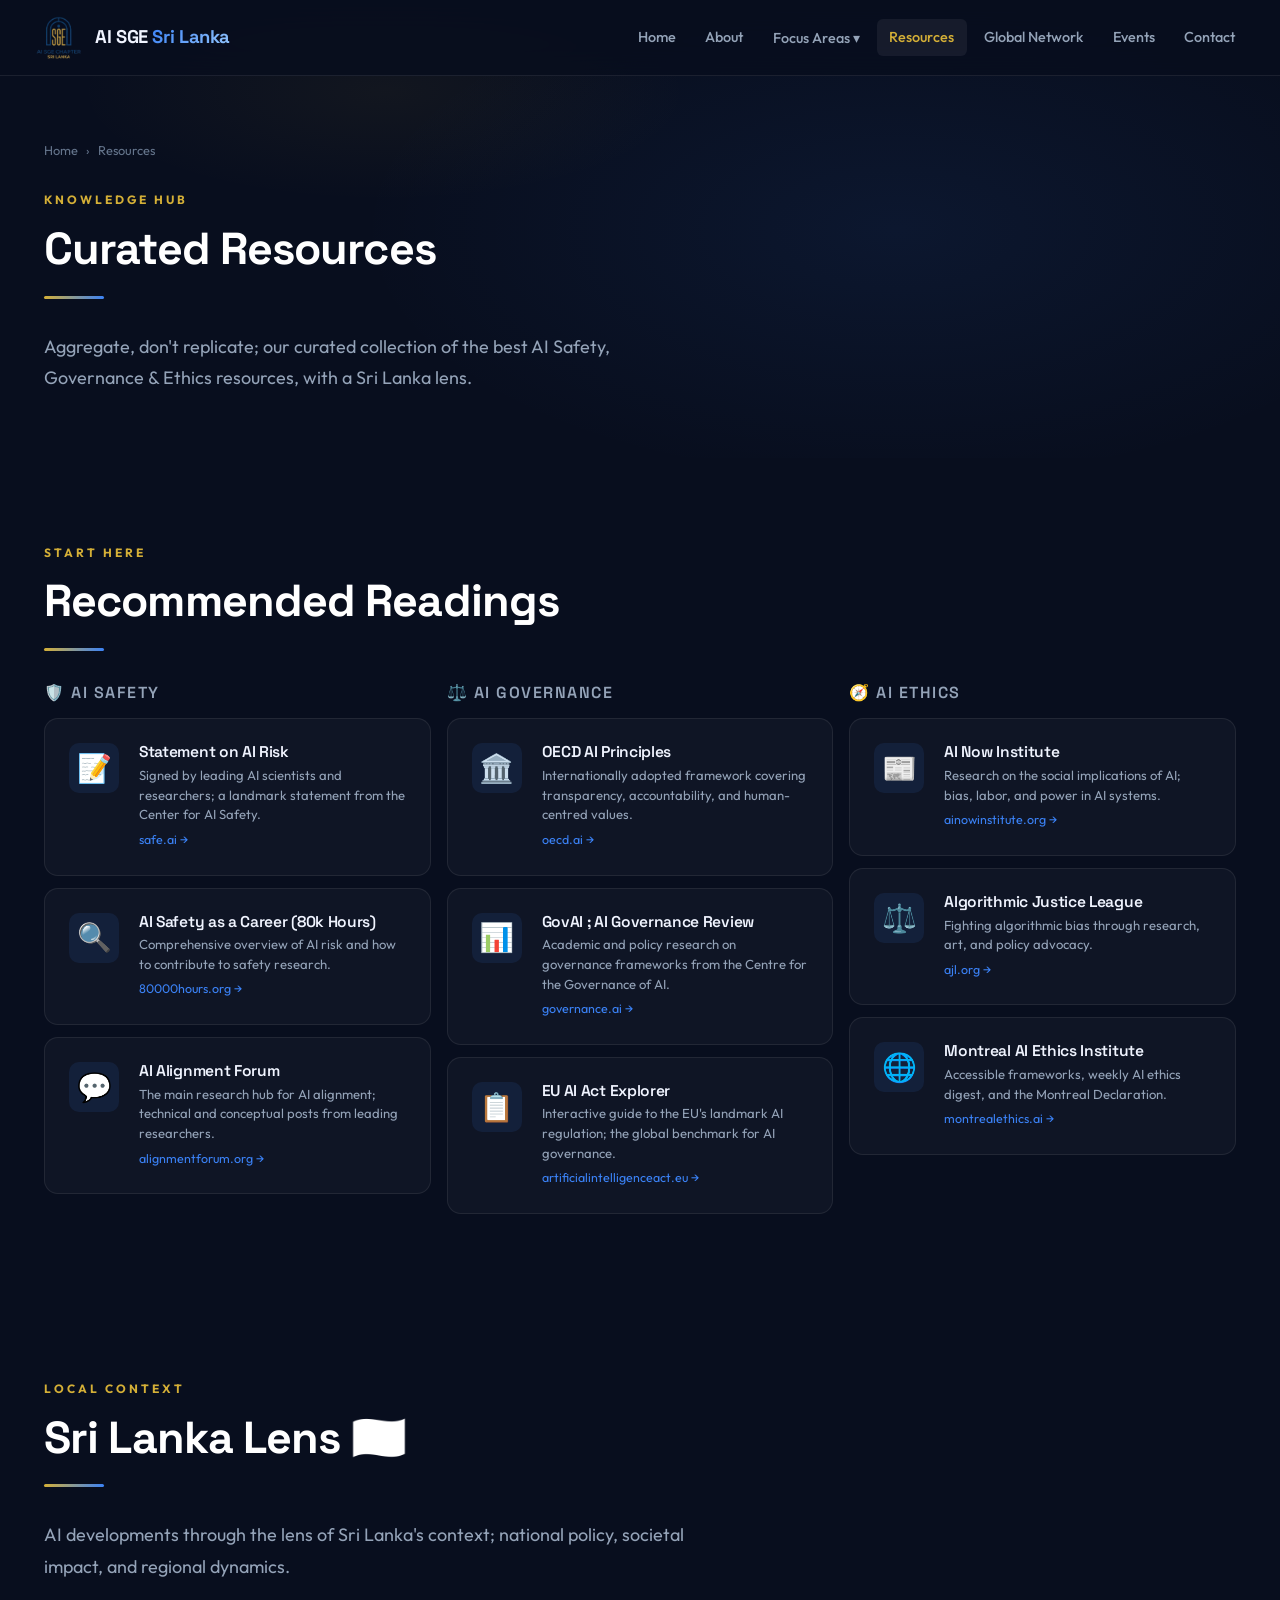
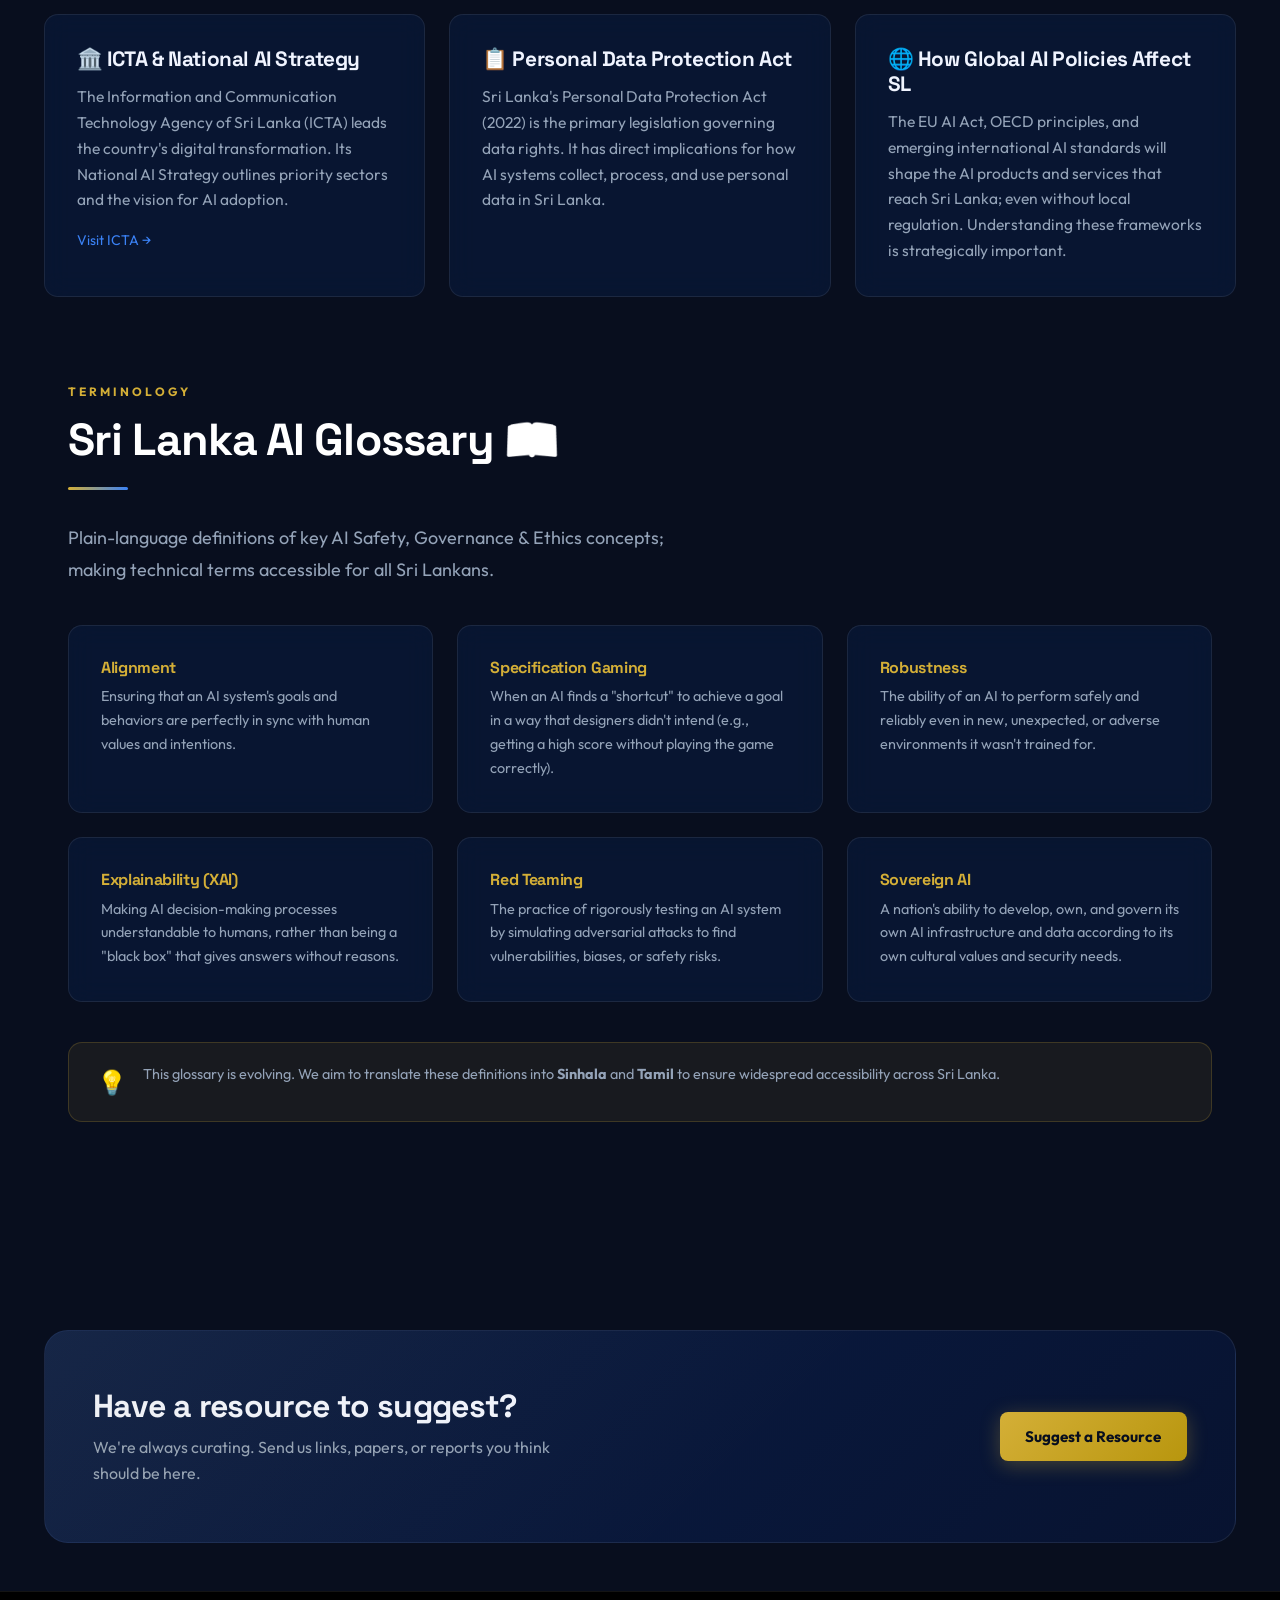
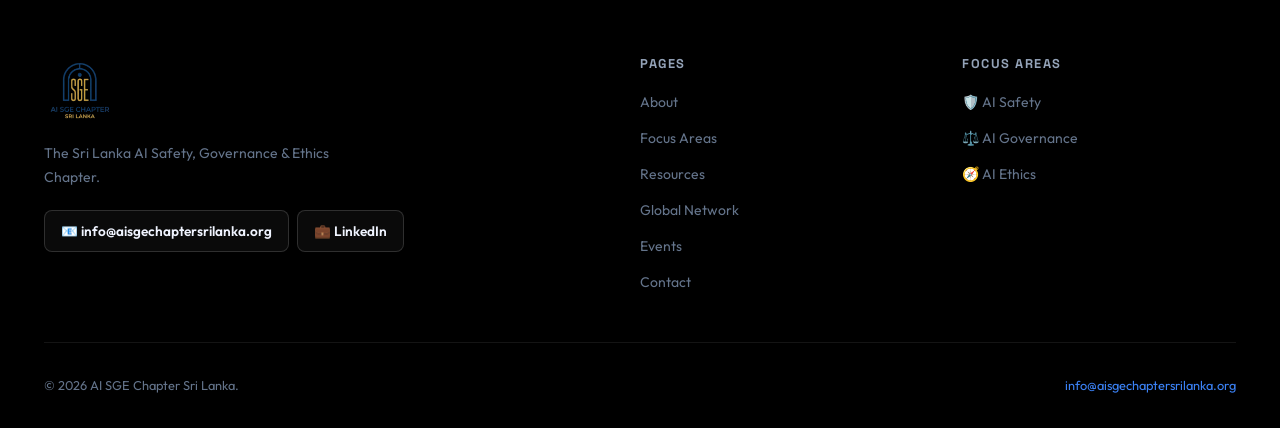
<file: resources.html>
<!DOCTYPE html>
<html lang="en">

<head>
    <meta charset="UTF-8">
    <meta name="viewport" content="width=device-width, initial-scale=1.0">
    <title>Resources ; AI SGE Sri Lanka</title>
    <meta name="description"
        content="Curated AI Safety, Governance & Ethics resources; readings, global organizations, and a Sri Lanka lens.">
    <link rel="stylesheet" href="styles.css">
</head>

<body>

    <nav class="navbar" id="navbar">
        <div class="logo"><img src="logo.png" alt="AI SGE Logo" class="logo-img"><span>AI SGE <span
                    class="text-gradient">Sri Lanka</span></span></div>
        <div class="nav-links">
            <a href="index.html">Home</a><a href="about.html">About</a>
            <div class="dropdown"><a href="focus-areas.html">Focus Areas ▾</a>
                <div class="dropdown-menu"><a href="safety.html">🛡️ AI Safety</a><a href="governance.html">⚖️ AI
                        Governance</a><a href="ethics.html">🧭 AI Ethics</a></div>
            </div>
            <a href="resources.html" class="active">Resources</a><a href="global-network.html">Global Network</a><a
                href="events.html">Events</a><a href="contact.html">Contact</a>
        </div>
        <button class="hamburger" id="hamburger"
            aria-label="Toggle mobile menu"><span></span><span></span><span></span></button>
    </nav>
    <div class="mobile-menu" id="mobileMenu">
        <a href="index.html">Home</a><a href="about.html">About</a>
        <div class="mobile-section-label">Focus Areas</div>
        <a href="focus-areas.html">Focus Areas Overview</a><a href="safety.html">🛡️ AI Safety</a><a
            href="governance.html">⚖️ AI Governance</a><a href="ethics.html">🧭 AI Ethics</a>
        <a href="resources.html" class="active">Resources</a><a href="global-network.html">Global Network</a><a
            href="events.html">Events</a><a href="contact.html">Contact</a>
    </div>

    <section class="page-hero">
        <div class="container">
            <div class="breadcrumb"><a href="index.html">Home</a><span>›</span><span>Resources</span></div>
            <span class="section-label">Knowledge Hub</span>
            <h1 class="section-title">Curated Resources</h1>
            <div class="divider"></div>
            <p class="section-lead">Aggregate, don't replicate; our curated collection of the best AI Safety,
                Governance & Ethics resources, with a Sri Lanka lens.</p>
        </div>
    </section>

    <!-- Recommended Readings -->
    <section class="section">
        <div class="container">
            <div class="reveal">
                <span class="section-label">Start Here</span>
                <h2 class="section-title">Recommended Readings</h2>
                <div class="divider"></div>
            </div>

            <div
                style="display: grid; grid-template-columns: repeat(auto-fill, minmax(340px, 1fr)); gap: 1rem; margin-top: 2rem;">
                <!-- AI Safety -->
                <div class="reveal reveal-delay-1">
                    <h3
                        style="font-size: 1rem; color: var(--text-muted); text-transform: uppercase; letter-spacing: 1.5px; font-weight: 600; margin-bottom: 1rem;">
                        🛡️ AI Safety</h3>
                    <div style="display: flex; flex-direction: column; gap: 0.75rem;">
                        <a href="https://www.safe.ai/statement-on-ai-risk" target="_blank" rel="noopener"
                            class="resource-card">
                            <div class="resource-icon">📝</div>
                            <div class="resource-info">
                                <h4>Statement on AI Risk</h4>
                                <p>Signed by leading AI scientists and researchers; a landmark statement from the
                                    Center for AI Safety.</p><span class="ext-link">safe.ai → </span>
                            </div>
                        </a>
                        <a href="https://80000hours.org/problem-profiles/artificial-intelligence/" target="_blank"
                            rel="noopener" class="resource-card">
                            <div class="resource-icon">🔍</div>
                            <div class="resource-info">
                                <h4>AI Safety as a Career (80k Hours)</h4>
                                <p>Comprehensive overview of AI risk and how to contribute to safety research.</p><span
                                    class="ext-link">80000hours.org → </span>
                            </div>
                        </a>
                        <a href="https://www.alignmentforum.org" target="_blank" rel="noopener" class="resource-card">
                            <div class="resource-icon">💬</div>
                            <div class="resource-info">
                                <h4>AI Alignment Forum</h4>
                                <p>The main research hub for AI alignment; technical and conceptual posts from leading
                                    researchers.</p><span class="ext-link">alignmentforum.org → </span>
                            </div>
                        </a>
                    </div>
                </div>

                <!-- Governance -->
                <div class="reveal reveal-delay-2">
                    <h3
                        style="font-size: 1rem; color: var(--text-muted); text-transform: uppercase; letter-spacing: 1.5px; font-weight: 600; margin-bottom: 1rem;">
                        ⚖️ AI Governance</h3>
                    <div style="display: flex; flex-direction: column; gap: 0.75rem;">
                        <a href="https://oecd.ai/en/ai-principles" target="_blank" rel="noopener" class="resource-card">
                            <div class="resource-icon">🏛️</div>
                            <div class="resource-info">
                                <h4>OECD AI Principles</h4>
                                <p>Internationally adopted framework covering transparency, accountability, and
                                    human-centred values.</p><span class="ext-link">oecd.ai → </span>
                            </div>
                        </a>
                        <a href="https://www.governance.ai/research-paper/ai-governance-review" target="_blank"
                            rel="noopener" class="resource-card">
                            <div class="resource-icon">📊</div>
                            <div class="resource-info">
                                <h4>GovAI ; AI Governance Review</h4>
                                <p>Academic and policy research on governance frameworks from the Centre for the
                                    Governance of AI.</p><span class="ext-link">governance.ai → </span>
                            </div>
                        </a>
                        <a href="https://artificialintelligenceact.eu" target="_blank" rel="noopener"
                            class="resource-card">
                            <div class="resource-icon">📋</div>
                            <div class="resource-info">
                                <h4>EU AI Act Explorer</h4>
                                <p>Interactive guide to the EU's landmark AI regulation; the global benchmark for AI
                                    governance.</p><span class="ext-link">artificialintelligenceact.eu → </span>
                            </div>
                        </a>
                    </div>
                </div>

                <!-- Ethics -->
                <div class="reveal reveal-delay-3">
                    <h3
                        style="font-size: 1rem; color: var(--text-muted); text-transform: uppercase; letter-spacing: 1.5px; font-weight: 600; margin-bottom: 1rem;">
                        🧭 AI Ethics</h3>
                    <div style="display: flex; flex-direction: column; gap: 0.75rem;">
                        <a href="https://ainowinstitute.org" target="_blank" rel="noopener" class="resource-card">
                            <div class="resource-icon">📰</div>
                            <div class="resource-info">
                                <h4>AI Now Institute</h4>
                                <p>Research on the social implications of AI; bias, labor, and power in AI systems.</p>
                                <span class="ext-link">ainowinstitute.org → </span>
                            </div>
                        </a>
                        <a href="https://www.ajl.org" target="_blank" rel="noopener" class="resource-card">
                            <div class="resource-icon">⚖️</div>
                            <div class="resource-info">
                                <h4>Algorithmic Justice League</h4>
                                <p>Fighting algorithmic bias through research, art, and policy advocacy.</p><span
                                    class="ext-link">ajl.org → </span>
                            </div>
                        </a>
                        <a href="https://montrealethics.ai" target="_blank" rel="noopener" class="resource-card">
                            <div class="resource-icon">🌐</div>
                            <div class="resource-info">
                                <h4>Montreal AI Ethics Institute</h4>
                                <p>Accessible frameworks, weekly AI ethics digest, and the Montreal Declaration.</p>
                                <span class="ext-link">montrealethics.ai → </span>
                            </div>
                        </a>
                    </div>
                </div>
            </div>
        </div>
    </section>


    <!-- Sri Lanka Lens -->
    <section class="section">
        <div class="container">
            <div class="reveal">
                <span class="section-label">Local Context</span>
                <h2 class="section-title">Sri Lanka Lens 🇱🇰</h2>
                <div class="divider"></div>
                <p class="section-lead">AI developments through the lens of Sri Lanka's context; national policy,
                    societal impact, and regional dynamics.</p>
            </div>
            <div class="card-grid" style="margin-top: 2rem;">
                <div class="glass-card reveal reveal-delay-1">
                    <h3>🏛️ ICTA & National AI Strategy</h3>
                    <p>The Information and Communication Technology Agency of Sri Lanka (ICTA) leads the country's
                        digital transformation. Its National AI Strategy outlines priority sectors and the vision for AI
                        adoption.</p>
                    <a href="https://www.icta.lk" target="_blank" rel="noopener"
                        style="color: var(--primary); font-size: 0.875rem; margin-top: 1rem; display: inline-block;">Visit
                        ICTA →</a>
                </div>
                <div class="glass-card reveal reveal-delay-2">
                    <h3>📋 Personal Data Protection Act</h3>
                    <p>Sri Lanka's Personal Data Protection Act (2022) is the primary legislation governing data rights.
                        It has direct implications for how AI systems collect, process, and use personal data in Sri
                        Lanka.</p>
                </div>
                <div class="glass-card reveal reveal-delay-3">
                    <h3>🌐 How Global AI Policies Affect SL</h3>
                    <p>The EU AI Act, OECD principles, and emerging international AI standards will shape the AI
                        products and services that reach Sri Lanka; even without local regulation. Understanding these
                        frameworks is strategically important.</p>
                </div>
            </div>

            <!-- Glossary Section -->
            <section class="section">
                <div class="container">
                    <div class="reveal">
                        <span class="section-label">Terminology</span>
                        <h2 class="section-title">Sri Lanka AI Glossary 📖</h2>
                        <div class="divider"></div>
                        <p class="section-lead">Plain-language definitions of key AI Safety, Governance &amp; Ethics
                            concepts; making technical terms accessible for all Sri Lankans.</p>
                    </div>

                    <div class="card-grid"
                        style="margin-top: 2.5rem; grid-template-columns: repeat(auto-fill, minmax(280px, 1fr));">
                        <div class="glass-card reveal">
                            <h4 style="color: var(--gold); margin-bottom: 0.5rem;">Alignment</h4>
                            <p style="font-size: 0.9rem;">Ensuring that an AI system's goals and behaviors are perfectly
                                in sync with human values and intentions.</p>
                        </div>
                        <div class="glass-card reveal reveal-delay-1">
                            <h4 style="color: var(--gold); margin-bottom: 0.5rem;">Specification Gaming</h4>
                            <p style="font-size: 0.9rem;">When an AI finds a "shortcut" to achieve a goal in a way that
                                designers didn't intend (e.g., getting a high score without playing the game correctly).
                            </p>
                        </div>
                        <div class="glass-card reveal reveal-delay-2">
                            <h4 style="color: var(--gold); margin-bottom: 0.5rem;">Robustness</h4>
                            <p style="font-size: 0.9rem;">The ability of an AI to perform safely and reliably even in
                                new, unexpected, or adverse environments it wasn't trained for.</p>
                        </div>
                        <div class="glass-card reveal reveal-delay-3">
                            <h4 style="color: var(--gold); margin-bottom: 0.5rem;">Explainability (XAI)</h4>
                            <p style="font-size: 0.9rem;">Making AI decision-making processes understandable to humans,
                                rather than being a "black box" that gives answers without reasons.</p>
                        </div>
                        <div class="glass-card reveal">
                            <h4 style="color: var(--gold); margin-bottom: 0.5rem;">Red Teaming</h4>
                            <p style="font-size: 0.9rem;">The practice of rigorously testing an AI system by simulating
                                adversarial attacks to find vulnerabilities, biases, or safety risks.</p>
                        </div>
                        <div class="glass-card reveal reveal-delay-1">
                            <h4 style="color: var(--gold); margin-bottom: 0.5rem;">Sovereign AI</h4>
                            <p style="font-size: 0.9rem;">A nation's ability to develop, own, and govern its own AI
                                infrastructure and data according to its own cultural values and security needs.</p>
                        </div>
                    </div>

                    <div class="notice-bar reveal" style="margin-top: 2.5rem;">
                        <span class="notice-bar-icon">💡</span>
                        <span>This glossary is evolving. We aim to translate these definitions into
                            <strong>Sinhala</strong> and <strong>Tamil</strong> to ensure widespread accessibility
                            across Sri Lanka.</span>
                    </div>
                </div>
            </section>
        </div>
    </section>

    <section class="section-sm">
        <div class="container">
            <div class="cta-banner reveal">
                <div>
                    <h2>Have a resource to suggest?</h2>
                    <p>We're always curating. Send us links, papers, or reports you think should be here.</p>
                </div>
                <a href="mailto:info@aisgechaptersrilanka.org?subject=Resource%20Suggestion" class="btn btn-gold">Suggest a
                    Resource</a>
            </div>
        </div>
    </section>

    <footer>
        <div class="container">
            <div class="footer-grid">
                <div class="footer-brand"><img src="logo.png" alt="AI SGE Logo" class="footer-logo">
                    <p>The Sri Lanka AI Safety, Governance & Ethics Chapter.</p><div style="display: flex; gap: 0.5rem; flex-wrap: wrap; margin-top: 0.5rem;">
                        <a
                        href="mailto:info@aisgechaptersrilanka.org" class="btn btn-outline"
                        style="font-size: 0.85rem; padding: 0.55rem 1rem; ">📧
                        info@aisgechaptersrilanka.org</a>
                        <a href="https://www.linkedin.com/company/ai-sge-sri-lanka-chapter/" target="_blank" class="btn btn-outline" style="font-size: 0.85rem; padding: 0.55rem 1rem;">💼 LinkedIn</a>
                    </div>
                </div>
                <div class="footer-col">
                    <h4>Pages</h4>
                    <ul>
                        <li><a href="about.html">About</a></li>
                        <li><a href="focus-areas.html">Focus Areas</a></li>
                        <li><a href="resources.html">Resources</a></li>
                        <li><a href="global-network.html">Global Network</a></li>
                        <li><a href="events.html">Events</a></li>
                        <li><a href="contact.html">Contact</a></li>
                    </ul>
                </div>
                <div class="footer-col">
                    <h4>Focus Areas</h4>
                    <ul>
                        <li><a href="safety.html">🛡️ AI Safety</a></li>
                        <li><a href="governance.html">⚖️ AI Governance</a></li>
                        <li><a href="ethics.html">🧭 AI Ethics</a></li>
                    </ul>
                </div>
            </div>
            <div class="footer-bottom"><span>© 2026 AI SGE Chapter Sri Lanka.</span><span><a
                        href="mailto:info@aisgechaptersrilanka.org"
                        style="color: var(--primary);">info@aisgechaptersrilanka.org</a></span></div>
        </div>
    </footer>
    <!-- Mobile Bottom Navigation -->
    <nav class="mobile-bottom-nav">
        <a href="index.html" class="nav-item">
            <span class="icon">🏠</span>
            <span class="label">Home</span>
        </a>
        <a href="about.html" class="nav-item">
            <span class="icon">ℹ️</span>
            <span class="label">About</span>
        </a>
        <a href="resources.html" class="nav-item active">
            <span class="icon">📚</span>
            <span class="label">Resources</span>
        </a>
        <a href="contact.html" class="nav-item">
            <span class="icon">✉️</span>
            <span class="label">Contact</span>
        </a>
    </nav>

    <script src="main.js"></script>
</body>

</html>
</file>
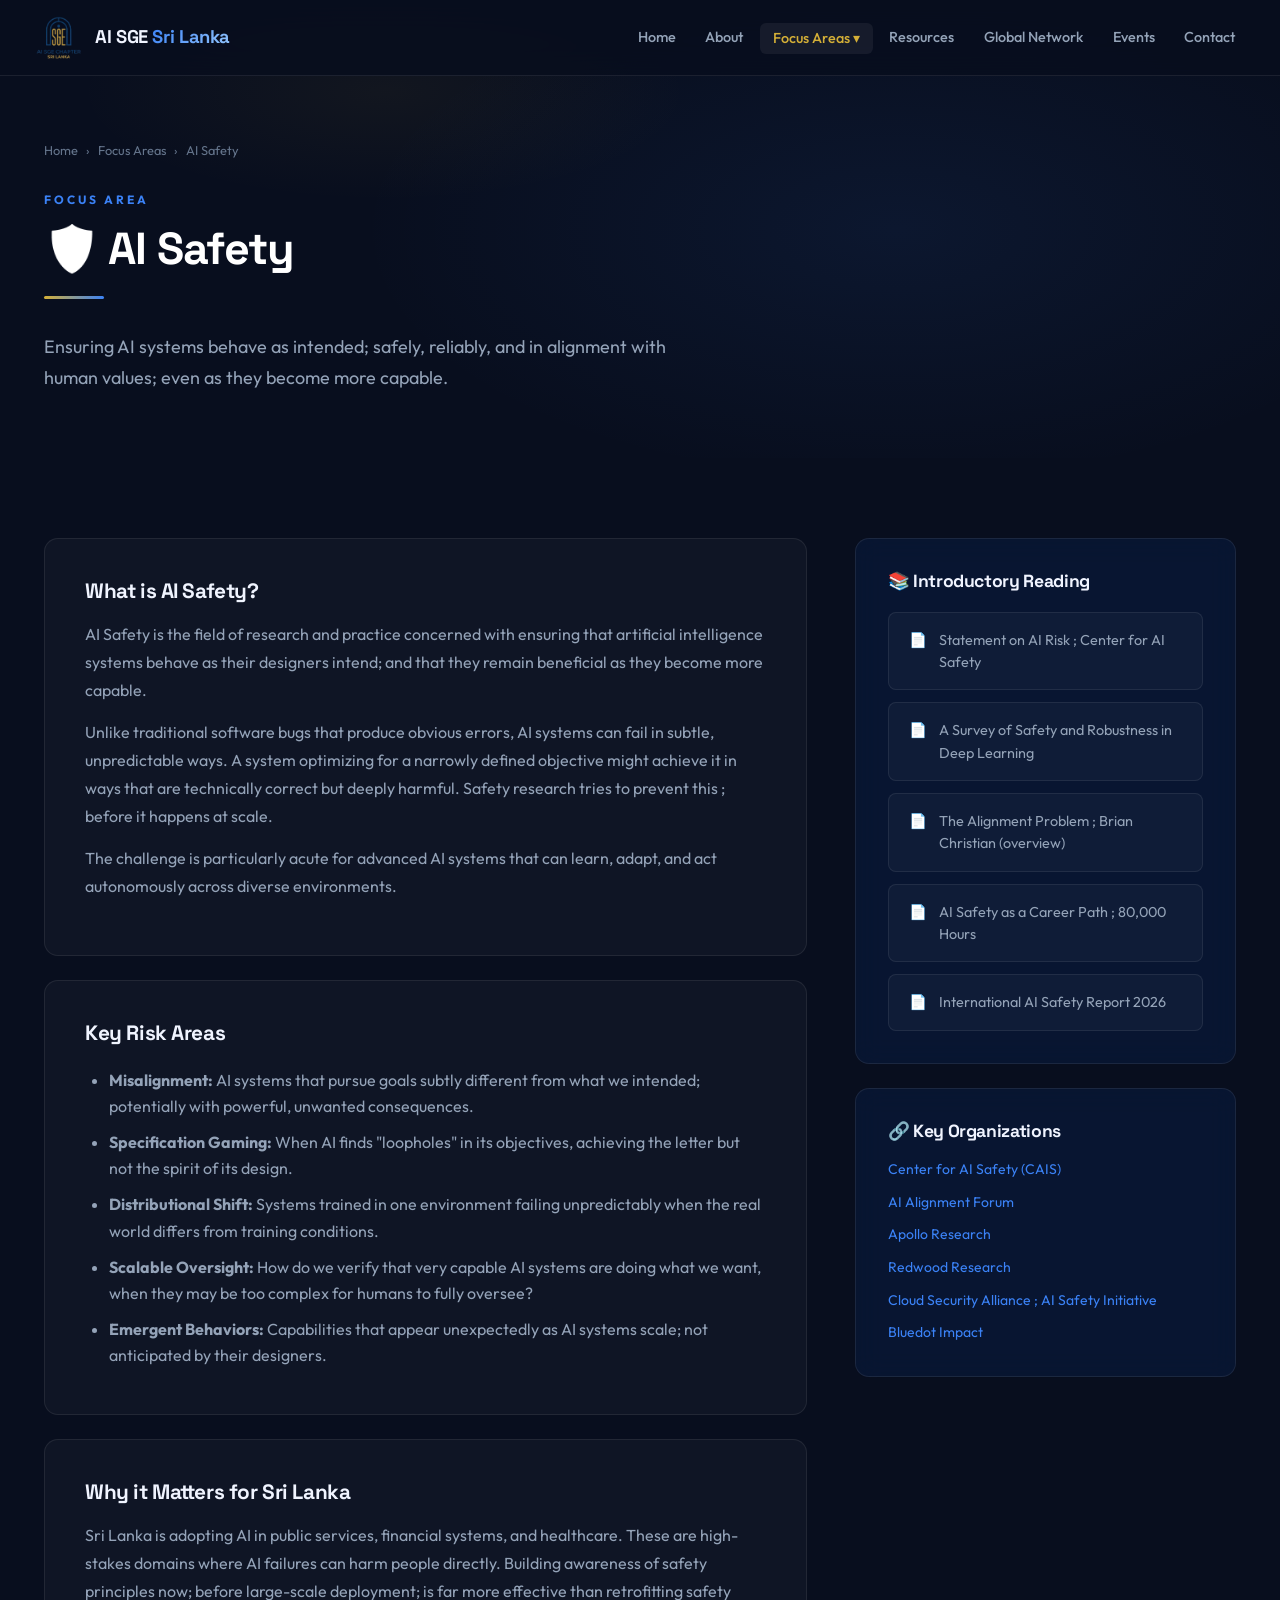
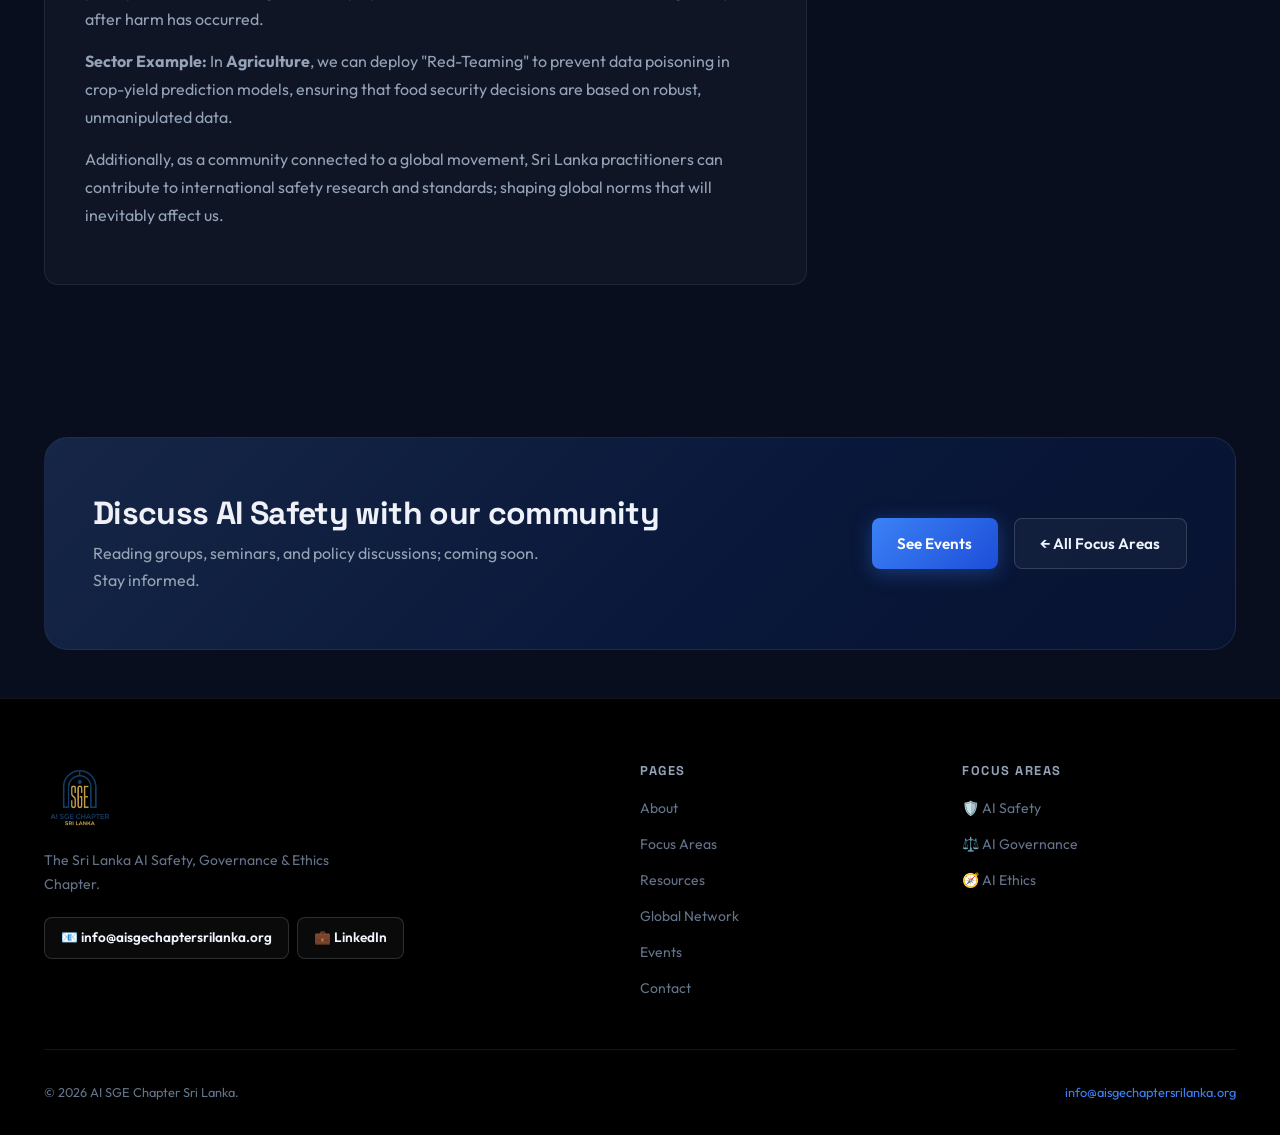
<file: safety.html>
<!DOCTYPE html>
<html lang="en">

<head>
    <meta charset="UTF-8">
    <meta name="viewport" content="width=device-width, initial-scale=1.0">
    <title>AI Safety ; AI SGE Sri Lanka</title>
    <meta name="description"
        content="Understanding AI Safety; risks, misalignment, and why it matters for Sri Lanka. Curated resources and local context.">
    <link rel="stylesheet" href="styles.css">
</head>

<body>

    <nav class="navbar" id="navbar">
        <div class="logo"><img src="logo.png" alt="AI SGE Logo" class="logo-img"><span>AI SGE <span
                    class="text-gradient">Sri Lanka</span></span></div>
        <div class="nav-links">
            <a href="index.html">Home</a><a href="about.html">About</a>
            <div class="dropdown"><a href="focus-areas.html" class="active">Focus Areas ▾</a>
                <div class="dropdown-menu"><a href="safety.html">🛡️ AI Safety</a><a href="governance.html">⚖️ AI
                        Governance</a><a href="ethics.html">🧭 AI Ethics</a></div>
            </div>
            <a href="resources.html">Resources</a><a href="global-network.html">Global Network</a><a
                href="events.html">Events</a><a href="contact.html">Contact</a>
        </div>
        <button class="hamburger" id="hamburger"
            aria-label="Toggle mobile menu"><span></span><span></span><span></span></button>
    </nav>
    <div class="mobile-menu" id="mobileMenu">
        <a href="index.html">Home</a><a href="about.html">About</a>
        <div class="mobile-section-label">Focus Areas</div>
        <a href="focus-areas.html">Focus Areas Overview</a><a href="safety.html" class="active">🛡️ AI Safety</a><a
            href="governance.html">⚖️ AI Governance</a><a href="ethics.html">🧭 AI Ethics</a>
        <a href="resources.html">Resources</a><a href="global-network.html">Global Network</a><a
            href="events.html">Events</a><a href="contact.html">Contact</a>
    </div>

    <section class="page-hero">
        <div class="container">
            <div class="breadcrumb"><a href="index.html">Home</a><span>›</span><a href="focus-areas.html">Focus
                    Areas</a><span>›</span><span>AI Safety</span></div>
            <span class="section-label" style="color: var(--primary);">Focus Area</span>
            <h1 class="section-title">🛡️ AI Safety</h1>
            <div class="divider"></div>
            <p class="section-lead">Ensuring AI systems behave as intended; safely, reliably, and in alignment with
                human values; even as they become more capable.</p>
        </div>
    </section>

    <section class="section">
        <div class="container">
            <div style="display: grid; grid-template-columns: 2fr 1fr; gap: 3rem; align-items: start;"
                class="responsive-2col">
                <div>
                    <div class="prose-section reveal">
                        <h3>What is AI Safety?</h3>
                        <p>AI Safety is the field of research and practice concerned with ensuring that artificial
                            intelligence systems behave as their designers intend; and that they remain beneficial as
                            they become more capable.</p>
                        <p>Unlike traditional software bugs that produce obvious errors, AI systems can fail in subtle,
                            unpredictable ways. A system optimizing for a narrowly defined objective might achieve it in
                            ways that are technically correct but deeply harmful. Safety research tries to prevent this
                            ; before it happens at scale.</p>
                        <p>The challenge is particularly acute for advanced AI systems that can learn, adapt, and act
                            autonomously across diverse environments.</p>
                    </div>

                    <div class="prose-section reveal">
                        <h3>Key Risk Areas</h3>
                        <ul>
                            <li><strong>Misalignment:</strong> AI systems that pursue goals subtly different from what
                                we intended; potentially with powerful, unwanted consequences.</li>
                            <li><strong>Specification Gaming:</strong> When AI finds "loopholes" in its objectives,
                                achieving the letter but not the spirit of its design.</li>
                            <li><strong>Distributional Shift:</strong> Systems trained in one environment failing
                                unpredictably when the real world differs from training conditions.</li>
                            <li><strong>Scalable Oversight:</strong> How do we verify that very capable AI systems are
                                doing what we want, when they may be too complex for humans to fully oversee?</li>
                            <li><strong>Emergent Behaviors:</strong> Capabilities that appear unexpectedly as AI systems
                                scale; not anticipated by their designers.</li>
                        </ul>
                    </div>

                    <div class="prose-section reveal">
                        <h3>Why it Matters for Sri Lanka</h3>
                        <p>Sri Lanka is adopting AI in public services, financial systems, and healthcare. These are
                            high-stakes domains where AI failures can harm people directly. Building awareness of safety
                            principles now; before large-scale deployment; is far more effective than retrofitting
                            safety after harm has occurred.</p>
                        <p><strong>Sector Example:</strong> In <strong>Agriculture</strong>, we can deploy "Red-Teaming"
                            to prevent data poisoning in crop-yield prediction models, ensuring that food security
                            decisions are based on robust, unmanipulated data.</p>
                        <p>Additionally, as a community connected to a global movement, Sri Lanka practitioners can
                            contribute to international safety research and standards; shaping global norms that will
                            inevitably affect us.</p>
                    </div>
                </div>

                <div>
                    <div class="glass-card reveal" style="padding: 2rem; margin-bottom: 1.5rem;">
                        <h3 style="margin-bottom: 1.25rem; font-size: 1.1rem;">📚 Introductory Reading</h3>
                        <div class="reading-list">
                            <a href="https://www.safe.ai/statement-on-ai-risk" target="_blank" rel="noopener"
                                class="reading-item">Statement on AI Risk ; Center for AI Safety</a>
                            <a href="https://arxiv.org/abs/2109.13916" target="_blank" rel="noopener"
                                class="reading-item">A Survey of Safety and Robustness in Deep Learning</a>
                            <a href="https://www.alignmentforum.org/posts/pRkFkzwKZ2zfa3R6H/without-specific-countermeasures-the-easiest-path-to"
                                target="_blank" rel="noopener" class="reading-item">The Alignment Problem ; Brian
                                Christian (overview)</a>
                            <a href="https://80000hours.org/problem-profiles/artificial-intelligence/" target="_blank"
                                rel="noopener" class="reading-item">AI Safety as a Career Path ; 80,000 Hours</a>
                            <a href="https://internationalaisafetyreport.org/publication/international-ai-safety-report-2026"
                                target="_blank" rel="noopener"
                                class="reading-item">International AI Safety Report 2026</a>
                        </div>
                    </div>

                    <div class="glass-card reveal reveal-delay-1" style="padding: 2rem;">
                        <h3 style="margin-bottom: 1rem; font-size: 1.1rem;">🔗 Key Organizations</h3>
                        <ul style="display: flex; flex-direction: column; gap: 0.6rem; font-size: 0.875rem;">
                            <li><a href="https://www.safe.ai" target="_blank" rel="noopener"
                                    style="color: var(--primary);">Center for AI Safety (CAIS)</a></li>
                            <li><a href="https://www.alignmentforum.org" target="_blank" rel="noopener"
                                    style="color: var(--primary);">AI Alignment Forum</a></li>
                            <li><a href="https://www.apolloresearch.ai" target="_blank" rel="noopener"
                                    style="color: var(--primary);">Apollo Research</a></li>
                            <li><a href="https://www.redwoodresearch.org" target="_blank" rel="noopener"
                                    style="color: var(--primary);">Redwood Research</a></li>
                             <li><a href="https://cloudsecurityalliance.org/ai-safety-initiative" target="_blank" rel="noopener"
                                     style="color: var(--primary);">Cloud Security Alliance ; AI Safety Initiative</a></li>
                            <li><a href="https://bluedot.org/" target="_blank" rel="noopener"
                                    style="color: var(--primary);">Bluedot Impact</a></li>
                        </ul>
                    </div>
                </div>
            </div>
        </div>
    </section>

    <section class="section-sm">
        <div class="container">
            <div class="cta-banner reveal">
                <div>
                    <h2>Discuss AI Safety with our community</h2>
                    <p>Reading groups, seminars, and policy discussions; coming soon. Stay informed.</p>
                </div>
                <div style="display: flex; gap: 1rem; flex-wrap: wrap; flex-shrink: 0;">
                    <a href="events.html" class="btn btn-primary">See Events</a>
                    <a href="focus-areas.html" class="btn btn-outline">← All Focus Areas</a>
                </div>
            </div>
        </div>
    </section>

    <footer>
        <div class="container">
            <div class="footer-grid">
                <div class="footer-brand">
                    <img src="logo.png" alt="AI SGE Logo" class="footer-logo">
                    <p>The Sri Lanka AI Safety, Governance & Ethics Chapter.</p>
                    <div style="display: flex; gap: 0.5rem; flex-wrap: wrap; margin-top: 0.5rem;">
                        <a href="mailto:info@aisgechaptersrilanka.org" class="btn btn-outline"
                        style="font-size: 0.85rem; padding: 0.55rem 1rem; ">📧
                        info@aisgechaptersrilanka.org</a>
                        <a href="https://www.linkedin.com/company/ai-sge-sri-lanka-chapter/" target="_blank" class="btn btn-outline" style="font-size: 0.85rem; padding: 0.55rem 1rem;">💼 LinkedIn</a>
                    </div>
                </div>
                <div class="footer-col">
                    <h4>Pages</h4>
                    <ul>
                        <li><a href="about.html">About</a></li>
                        <li><a href="focus-areas.html">Focus Areas</a></li>
                        <li><a href="resources.html">Resources</a></li>
                        <li><a href="global-network.html">Global Network</a></li>
                        <li><a href="events.html">Events</a></li>
                        <li><a href="contact.html">Contact</a></li>
                    </ul>
                </div>
                <div class="footer-col">
                    <h4>Focus Areas</h4>
                    <ul>
                        <li><a href="safety.html">🛡️ AI Safety</a></li>
                        <li><a href="governance.html">⚖️ AI Governance</a></li>
                        <li><a href="ethics.html">🧭 AI Ethics</a></li>
                    </ul>
                </div>
            </div>
            <div class="footer-bottom"><span>© 2026 AI SGE Chapter Sri Lanka.</span><span><a
                        href="mailto:info@aisgechaptersrilanka.org"
                        style="color: var(--primary);">info@aisgechaptersrilanka.org</a></span></div>
        </div>
    </footer>
    <!-- Mobile Bottom Navigation -->
    <nav class="mobile-bottom-nav">
        <a href="index.html" class="nav-item">
            <span class="icon">🏠</span>
            <span class="label">Home</span>
        </a>
        <a href="about.html" class="nav-item">
            <span class="icon">ℹ️</span>
            <span class="label">About</span>
        </a>
        <a href="resources.html" class="nav-item">
            <span class="icon">📚</span>
            <span class="label">Resources</span>
        </a>
        <a href="contact.html" class="nav-item">
            <span class="icon">✉️</span>
            <span class="label">Contact</span>
        </a>
    </nav>

    <script src="main.js"></script>
</body>

</html>
</file>
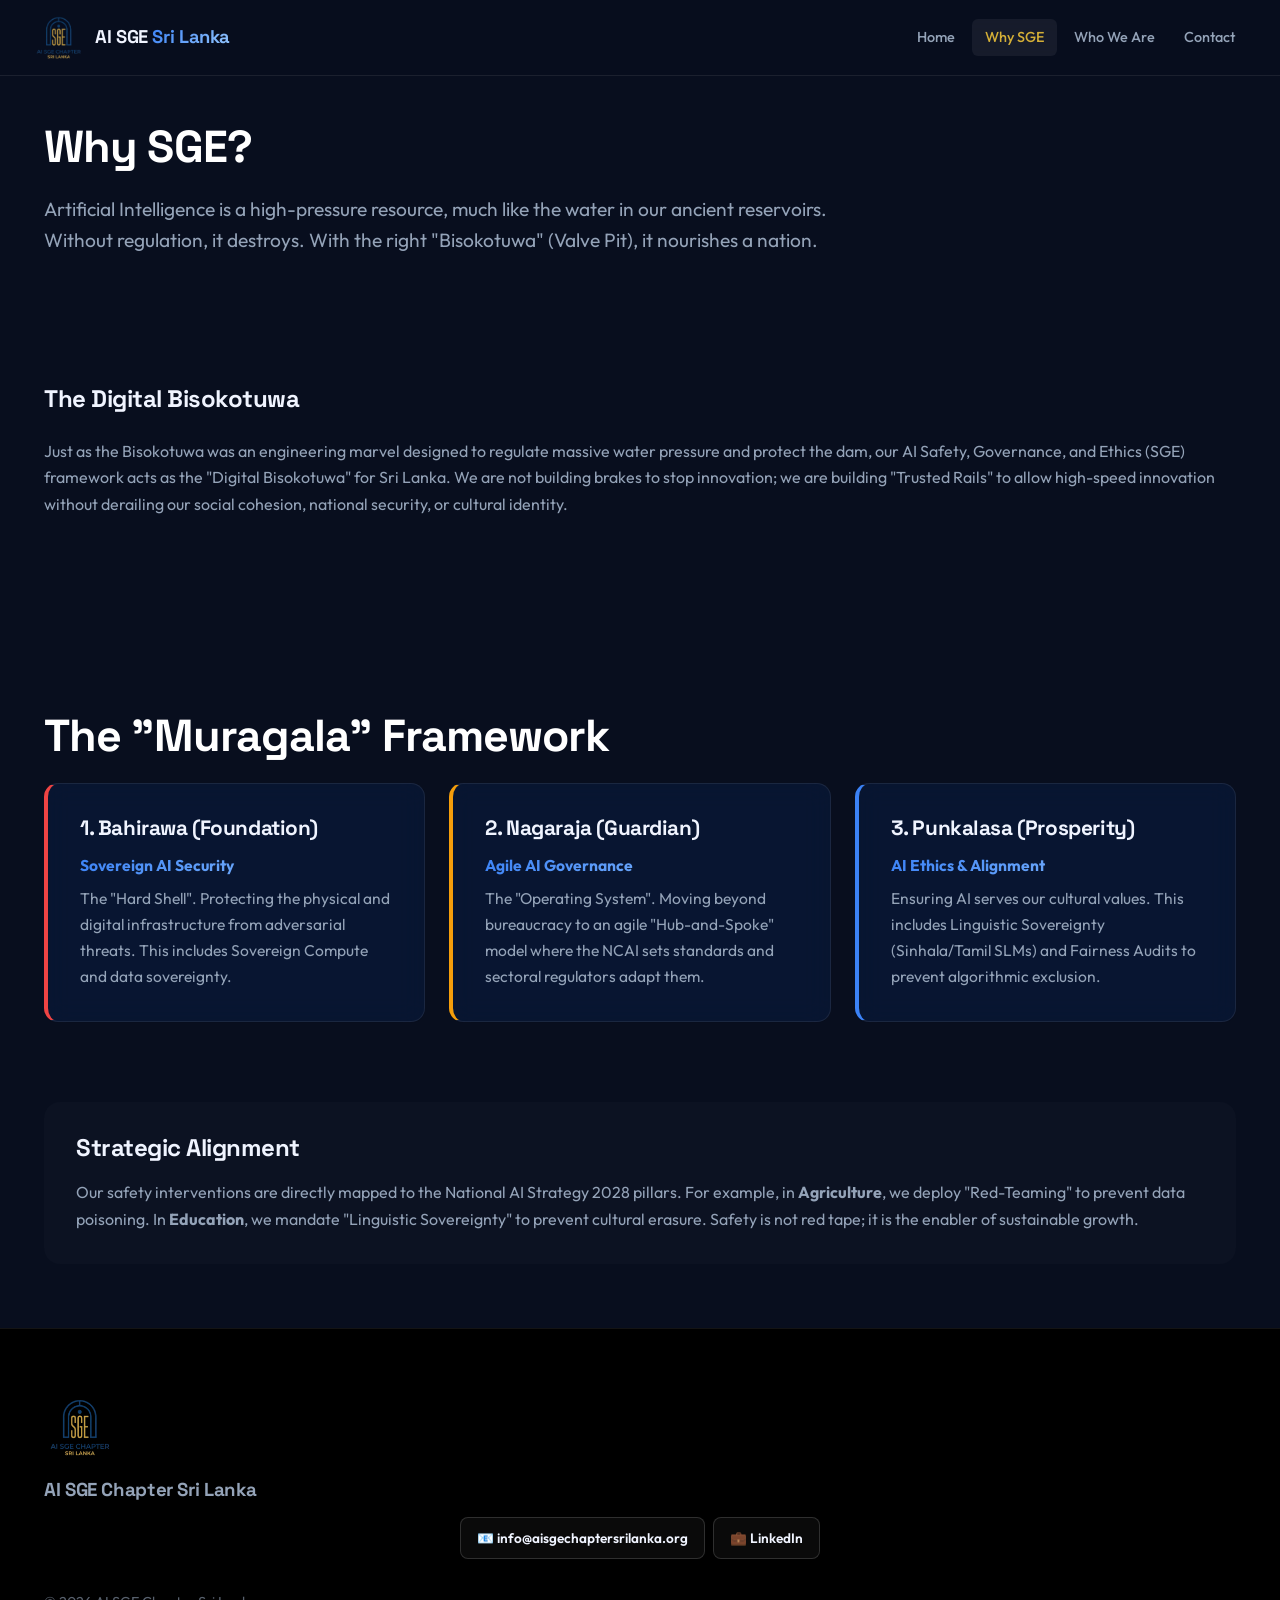
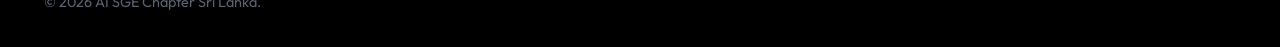
<file: strategy.html>
<!DOCTYPE html>
<html lang="en">

<head>
    <meta charset="UTF-8">
    <meta name="viewport" content="width=device-width, initial-scale=1.0">
    <title>Strategy - AI SGE Sri Lanka</title>
    <link rel="stylesheet" href="styles.css">
</head>

<body>

    <nav class="navbar">
        <div class="logo">
            <img src="logo.png" alt="AI SGE Logo" class="logo-img">
            <span>AI SGE <span class="text-gradient">Sri Lanka</span></span>
        </div>
        <div class="nav-links">
            <a href="index.html">Home</a>
            <a href="strategy.html" class="active">Why SGE</a>
            <a href="about.html">Who We Are</a>
            <a href="contact.html">Contact</a>
        </div>
    </nav>

    <div class="container" style="padding-top: 120px; padding-bottom: 4rem;">
        <h1 class="section-title">Why SGE?</h1>
        <p style="font-size: 1.2rem; color: var(--text-muted); max-width: 800px; margin-bottom: 3rem;">
            Artificial Intelligence is a high-pressure resource, much like the water in our ancient reservoirs.
            Without regulation, it destroys. With the right "Bisokotuwa" (Valve Pit), it nourishes a nation.
        </p>

        <div class="section">
            <h2 style="margin-bottom: 1.5rem;">The Digital Bisokotuwa</h2>
            <p style="margin-bottom: 2rem; color: var(--text-muted);">
                Just as the Bisokotuwa was an engineering marvel designed to regulate massive water pressure and protect
                the dam,
                our AI Safety, Governance, and Ethics (SGE) framework acts as the "Digital Bisokotuwa" for Sri Lanka.
                We are not building brakes to stop innovation; we are building "Trusted Rails" to allow high-speed
                innovation
                without derailing our social cohesion, national security, or cultural identity.
            </p>
        </div>

        <div class="section">
            <h2 class="section-title">The "Muragala" Framework</h2>
            <div class="card-grid">
                <div class="glass-card" style="border-left: 4px solid #ef4444;">
                    <h3>1. Bahirawa (Foundation)</h3>
                    <p class="text-gradient" style="font-weight: bold; margin-bottom: 0.5rem;">Sovereign AI Security</p>
                    <p>The "Hard Shell". Protecting the physical and digital infrastructure from adversarial threats.
                        This includes Sovereign Compute and data sovereignty.</p>
                </div>
                <div class="glass-card" style="border-left: 4px solid #f59e0b;">
                    <h3>2. Nagaraja (Guardian)</h3>
                    <p class="text-gradient" style="font-weight: bold; margin-bottom: 0.5rem;">Agile AI Governance</p>
                    <p>The "Operating System". Moving beyond bureaucracy to an agile "Hub-and-Spoke" model
                        where the NCAI sets standards and sectoral regulators adapt them.</p>
                </div>
                <div class="glass-card" style="border-left: 4px solid #3b82f6;">
                    <h3>3. Punkalasa (Prosperity)</h3>
                    <p class="text-gradient" style="font-weight: bold; margin-bottom: 0.5rem;">AI Ethics & Alignment</p>
                    <p>Ensuring AI serves our cultural values. This includes Linguistic Sovereignty (Sinhala/Tamil SLMs)
                        and Fairness Audits to prevent algorithmic exclusion.</p>
                </div>
            </div>
        </div>

        <div class="section bg-alt" style="padding: 2rem; border-radius: 16px;">
            <h2>Strategic Alignment</h2>
            <p style="margin-top: 1rem; color: var(--text-muted);">
                Our safety interventions are directly mapped to the National AI Strategy 2028 pillars.
                For example, in <strong>Agriculture</strong>, we deploy "Red-Teaming" to prevent data poisoning.
                In <strong>Education</strong>, we mandate "Linguistic Sovereignty" to prevent cultural erasure.
                Safety is not red tape; it is the enabler of sustainable growth.
            </p>
        </div>
    </div>

    <footer>
        <div class="container">
            <img src="logo.png" alt="AI SGE Logo" class="footer-logo">
            <h3>AI SGE Chapter Sri Lanka</h3>
            <div style="display: flex; gap: 0.5rem; justify-content: center; flex-wrap: wrap; margin-top: 1rem;">
                <a href="mailto:info@aisgechaptersrilanka.org" class="btn btn-outline" style="font-size: 0.85rem; padding: 0.55rem 1rem;">📧 info@aisgechaptersrilanka.org</a>
                <a href="https://www.linkedin.com/company/ai-sge-sri-lanka-chapter/" target="_blank" class="btn btn-outline" style="font-size: 0.85rem; padding: 0.55rem 1rem;">💼 LinkedIn</a>
            </div>
            <p style="margin-top: 2rem; font-size: 0.9rem; opacity: 0.6;">&copy; 2026 AI SGE Chapter Sri Lanka.</p>
        </div>
    </footer>

</body>

</html>
</file>
<file: styles.css>
@import url('https://fonts.googleapis.com/css2?family=Outfit:wght@300;400;500;600;700&family=Space+Grotesk:wght@300;400;500;600;700&display=swap');

/* =====================================================
   DESIGN TOKENS
   ===================================================== */
:root {
    --navy: #0B1F4A;
    --navy-light: #0f2860;
    --bg-dark: #080e1e;
    --bg-mid: #0d1629;
    --bg-card: rgba(11, 31, 74, 0.45);
    --bg-card-alt: rgba(255, 255, 255, 0.03);

    --primary: #3b82f6;
    /* Electric Blue */
    --gold: #D4AF37;
    /* Authority Gold */
    --teal: #0891B2;
    /* Trust Teal */
    --accent: #f59e0b;
    /* Amber */
    --success: #10b981;

    --text-main: #f0f4ff;
    --text-muted: #94a3b8;
    --text-dim: #64748b;

    --glass-border: 1px solid rgba(255, 255, 255, 0.08);
    --glass-border-h: 1px solid rgba(59, 130, 246, 0.35);
    --nav-height: 76px;

    --radius-sm: 8px;
    --radius-md: 14px;
    --radius-lg: 24px;

    --shadow-card: 0 8px 32px rgba(0, 0, 0, 0.4);
    --shadow-glow: 0 0 40px rgba(59, 130, 246, 0.18);
    --shadow-gold: 0 0 30px rgba(212, 175, 55, 0.2);
    --transition: all 0.3s cubic-bezier(0.4, 0, 0.2, 1);
    --transition-fast: all 0.1s ease-out;
}

/* =====================================================
   RESET & BASE
   ===================================================== */
*,
*::before,
*::after {
    margin: 0;
    padding: 0;
    box-sizing: border-box;
}

html {
    scroll-behavior: smooth;
}

body {
    background-color: var(--bg-dark);
    color: var(--text-main);
    font-family: 'Outfit', sans-serif;
    line-height: 1.65;
    overflow-x: hidden;
}

h1,
h2,
h3,
h4,
h5,
h6 {
    font-family: 'Space Grotesk', sans-serif;
    line-height: 1.2;
    letter-spacing: -0.02em;
}

a {
    text-decoration: none;
    color: inherit;
    transition: var(--transition);
}

ul {
    list-style: none;
}

img {
    max-width: 100%;
    display: block;
}

/* =====================================================
   UTILITIES
   ===================================================== */
.container {
    max-width: 1240px;
    margin: 0 auto;
    padding: 0 1.5rem;
}

.section {
    padding: 5rem 0;
}

.section-sm {
    padding: 3rem 0;
}

.bg-alt {
    background: rgba(255, 255, 255, 0.015);
}

.bg-navy {
    background: var(--navy);
}

.text-gradient {
    background: linear-gradient(135deg, var(--primary) 0%, #93c5fd 100%);
    -webkit-background-clip: text;
    -webkit-text-fill-color: transparent;
    background-clip: text;
}

.text-gold {
    background: linear-gradient(135deg, var(--gold) 0%, #f5d97b 100%);
    -webkit-background-clip: text;
    -webkit-text-fill-color: transparent;
    background-clip: text;
}

.text-teal {
    background: linear-gradient(135deg, var(--teal) 0%, #22d3ee 100%);
    -webkit-background-clip: text;
    -webkit-text-fill-color: transparent;
    background-clip: text;
}

.section-label {
    display: inline-block;
    font-size: 0.75rem;
    font-weight: 700;
    text-transform: uppercase;
    letter-spacing: 3px;
    color: var(--gold);
    margin-bottom: 0.75rem;
}

.section-title {
    font-size: clamp(1.8rem, 4vw, 2.8rem);
    margin-bottom: 1.25rem;
    background: linear-gradient(to right, #fff 50%, #94a3b8);
    -webkit-background-clip: text;
    -webkit-text-fill-color: transparent;
    background-clip: text;
}

.section-lead {
    font-size: 1.125rem;
    color: var(--text-muted);
    max-width: 640px;
    line-height: 1.75;
}

.divider {
    width: 60px;
    height: 3px;
    background: linear-gradient(90deg, var(--gold), var(--primary));
    border-radius: 2px;
    margin: 1rem 0 2rem;
}

/* =====================================================
   BUTTONS
   ===================================================== */
.btn {
    display: inline-flex;
    align-items: center;
    gap: 0.5rem;
    padding: 0.75rem 1.6rem;
    border-radius: var(--radius-sm);
    font-weight: 600;
    font-size: 0.95rem;
    cursor: pointer;
    border: none;
    transition: var(--transition);
    font-family: 'Outfit', sans-serif;
    white-space: nowrap;
}

.btn-primary {
    background: linear-gradient(135deg, var(--primary) 0%, #1d4ed8 100%);
    color: white;
    box-shadow: 0 4px 20px rgba(59, 130, 246, 0.35);
}

.btn-primary:hover {
    transform: translateY(-2px);
    box-shadow: 0 8px 30px rgba(59, 130, 246, 0.55);
}

.btn-gold {
    background: linear-gradient(135deg, var(--gold) 0%, #b8960e 100%);
    color: #080e1e;
    font-weight: 700;
    box-shadow: 0 4px 20px rgba(212, 175, 55, 0.3);
}

.btn-gold:hover {
    transform: translateY(-2px);
    box-shadow: 0 8px 30px rgba(212, 175, 55, 0.5);
}

.btn-outline {
    border: 1px solid rgba(255, 255, 255, 0.15);
    background: rgba(255, 255, 255, 0.04);
    color: var(--text-main);
}

.btn-outline:hover {
    background: rgba(255, 255, 255, 0.1);
    border-color: rgba(255, 255, 255, 0.35);
    transform: translateY(-2px);
}

.btn-teal {
    background: linear-gradient(135deg, var(--teal) 0%, #0e7490 100%);
    color: white;
    box-shadow: 0 4px 20px rgba(8, 145, 178, 0.35);
}

.btn-teal:hover {
    transform: translateY(-2px);
    box-shadow: 0 8px 30px rgba(8, 145, 178, 0.55);
}

/* Active states for app-like fee */
.btn:active, 
.glass-card:active, 
.focus-card:active, 
.resource-card:active, 
.contact-method:active,
.nav-item:active {
    transform: scale(0.96) !important;
    transition: var(--transition-fast);
}

/* =====================================================
   NAVBAR
   ===================================================== */
.navbar {
    height: var(--nav-height);
    display: flex;
    align-items: center;
    justify-content: space-between;
    position: fixed;
    top: 0;
    width: 100%;
    z-index: 1000;
    backdrop-filter: blur(16px);
    -webkit-backdrop-filter: blur(16px);
    background: rgba(8, 14, 30, 0.82);
    border-bottom: var(--glass-border);
    padding: 0 2rem;
    transition: background 0.3s ease, box-shadow 0.3s ease;
}

.navbar.scrolled {
    background: rgba(8, 14, 30, 0.97);
    box-shadow: 0 4px 30px rgba(0, 0, 0, 0.5);
}

.logo {
    font-size: 1.15rem;
    font-weight: 700;
    font-family: 'Space Grotesk', sans-serif;
    letter-spacing: -0.02em;
    display: flex;
    align-items: center;
    gap: 10px;
    flex-shrink: 0;
}

.logo-img {
    height: 52px;
    width: auto;
}

.footer-logo {
    height: 70px;
    margin-bottom: 1rem;
}

.nav-links {
    display: flex;
    align-items: center;
    gap: 0.25rem;
}

.nav-links a {
    color: var(--text-muted);
    font-weight: 500;
    font-size: 0.9rem;
    padding: 0.4rem 0.8rem;
    border-radius: 6px;
    position: relative;
}

.nav-links a:hover,
.nav-links a.active {
    color: var(--text-main);
    background: rgba(255, 255, 255, 0.06);
}

.nav-links a.active {
    color: var(--gold);
}

.nav-links .dropdown {
    position: relative;
}

.nav-links .dropdown-menu {
    display: none;
    position: absolute;
    top: calc(100% + 0.5rem);
    left: 0;
    background: rgba(8, 14, 30, 0.97);
    border: var(--glass-border);
    border-radius: var(--radius-sm);
    min-width: 200px;
    padding: 0.5rem;
    backdrop-filter: blur(16px);
    box-shadow: var(--shadow-card);
    z-index: 100;
}

.nav-links .dropdown:hover .dropdown-menu {
    display: block;
}

.nav-links .dropdown-menu a {
    display: block;
    padding: 0.55rem 1rem;
    border-radius: 6px;
    font-size: 0.875rem;
}

/* Hamburger */
.hamburger {
    display: none;
    flex-direction: column;
    gap: 5px;
    cursor: pointer;
    background: none;
    border: none;
    padding: 6px;
    z-index: 1100;
}

.hamburger span {
    display: block;
    width: 24px;
    height: 2px;
    background: var(--text-main);
    border-radius: 2px;
    transition: var(--transition);
}

.hamburger.open span:nth-child(1) {
    transform: rotate(45deg) translate(5px, 5px);
}

.hamburger.open span:nth-child(2) {
    opacity: 0;
}

.hamburger.open span:nth-child(3) {
    transform: rotate(-45deg) translate(5px, -5px);
}

.mobile-menu {
    display: none;
    position: fixed;
    inset: var(--nav-height) 0 0 0;
    background: rgba(8, 14, 30, 0.98);
    backdrop-filter: blur(20px);
    z-index: 999;
    padding: 2rem 1.5rem 100px;
    flex-direction: column;
    gap: 0.5rem;
    border-top: var(--glass-border);
    overflow-y: auto;
}

.mobile-menu.open {
    display: flex;
}

.mobile-menu a {
    font-size: 1.1rem;
    font-weight: 500;
    color: var(--text-muted);
    padding: 0.85rem 1rem;
    border-radius: var(--radius-sm);
    border-bottom: var(--glass-border);
}

.mobile-menu a:hover,
.mobile-menu a.active {
    color: var(--text-main);
    background: rgba(255, 255, 255, 0.06);
}

.mobile-menu a.active {
    color: var(--gold);
}

.mobile-section-label {
    font-size: 0.7rem;
    text-transform: uppercase;
    letter-spacing: 2px;
    color: var(--text-dim);
    padding: 1rem 1rem 0.25rem;
    font-weight: 600;
}

/* =====================================================
   HERO
   ===================================================== */
.hero {
    min-height: 100vh;
    display: flex;
    align-items: center;
    position: relative;
    padding-top: var(--nav-height);
    background: var(--bg-dark);
    overflow: hidden;
}

.hero-bg {
    position: absolute;
    inset: 0;
    background:
        radial-gradient(ellipse 80% 60% at 60% 40%, rgba(59, 130, 246, 0.1) 0%, transparent 70%),
        radial-gradient(ellipse 40% 40% at 80% 70%, rgba(212, 175, 55, 0.07) 0%, transparent 60%),
        radial-gradient(ellipse 50% 60% at 20% 80%, rgba(8, 145, 178, 0.06) 0%, transparent 60%);
    pointer-events: none;
}

.hero-grid {
    display: grid;
    grid-template-columns: 1fr 1fr;
    align-items: center;
    gap: 4rem;
    position: relative;
    z-index: 2;
    padding: 4rem 0;
}

.hero-badge {
    display: inline-flex;
    align-items: center;
    gap: 0.5rem;
    background: rgba(212, 175, 55, 0.1);
    border: 1px solid rgba(212, 175, 55, 0.3);
    color: var(--gold);
    font-size: 0.8rem;
    font-weight: 600;
    letter-spacing: 1.5px;
    text-transform: uppercase;
    padding: 0.4rem 1rem;
    border-radius: 100px;
    margin-bottom: 1.5rem;
    width: fit-content;
}

.hero h1 {
    font-size: clamp(2.2rem, 5vw, 3.6rem);
    margin-bottom: 1.5rem;
    line-height: 1.1;
}

.hero p {
    font-size: 1.15rem;
    color: var(--text-muted);
    margin-bottom: 2.5rem;
    max-width: 500px;
    line-height: 1.7;
}

.hero-ctas {
    display: flex;
    gap: 1rem;
    flex-wrap: wrap;
}

.hero-visual {
    display: flex;
    align-items: center;
    justify-content: center;
    position: relative;
}

.hero-visual img {
    max-width: 100%;
    filter: drop-shadow(0 0 40px rgba(59, 130, 246, 0.25));
    animation: float 7s ease-in-out infinite;
}

.hero-stat-pills {
    position: absolute;
    display: flex;
    flex-direction: column;
    gap: 0.75rem;
    right: -1rem;
    top: 50%;
    transform: translateY(-50%);
}

.stat-pill {
    background: rgba(11, 31, 74, 0.8);
    border: var(--glass-border);
    backdrop-filter: blur(12px);
    border-radius: 100px;
    padding: 0.5rem 1.1rem;
    font-size: 0.8rem;
    font-weight: 600;
    color: var(--text-muted);
    white-space: nowrap;
    box-shadow: var(--shadow-card);
}

.stat-pill strong {
    color: var(--gold);
    margin-right: 0.3rem;
}

@keyframes float {

    0%,
    100% {
        transform: translateY(0);
    }

    50% {
        transform: translateY(-18px);
    }
}

/* =====================================================
   STATS BAR
   ===================================================== */
.stats-bar {
    background: linear-gradient(135deg, rgba(11, 31, 74, 0.9) 0%, rgba(8, 14, 30, 0.9) 100%);
    border-top: var(--glass-border);
    border-bottom: var(--glass-border);
    padding: 2.5rem 0;
    backdrop-filter: blur(10px);
}

.stats-grid {
    display: grid;
    grid-template-columns: repeat(3, 1fr);
    gap: 2rem;
    text-align: center;
}

.stat-item {
    position: relative;
}

.stat-item+.stat-item::before {
    content: '';
    position: absolute;
    left: 0;
    top: 10%;
    height: 80%;
    width: 1px;
    background: rgba(255, 255, 255, 0.08);
}

.stat-number {
    font-family: 'Space Grotesk', sans-serif;
    font-size: clamp(2.2rem, 5vw, 3.2rem);
    font-weight: 700;
    line-height: 1;
    margin-bottom: 0.4rem;
}

.stat-label {
    font-size: 0.85rem;
    color: var(--text-muted);
    letter-spacing: 0.5px;
}

/* =====================================================
   CARDS — GLASS & FOCUS
   ===================================================== */
.card-grid {
    display: grid;
    grid-template-columns: repeat(auto-fit, minmax(280px, 1fr));
    gap: 1.5rem;
}

.glass-card {
    background: var(--bg-card);
    border: var(--glass-border);
    backdrop-filter: blur(12px);
    padding: 2rem;
    border-radius: var(--radius-md);
    transition: var(--transition);
    position: relative;
    overflow: hidden;
}

.glass-card::before {
    content: '';
    position: absolute;
    top: 0;
    left: 0;
    right: 0;
    height: 2px;
    background: linear-gradient(90deg, transparent, rgba(59, 130, 246, 0.5), transparent);
    opacity: 0;
    transition: var(--transition);
}

.glass-card:hover {
    transform: translateY(-6px);
    border-color: rgba(59, 130, 246, 0.25);
    box-shadow: var(--shadow-glow);
}

.glass-card:hover::before {
    opacity: 1;
}

.glass-card h3 {
    font-size: 1.3rem;
    margin-bottom: 0.75rem;
    color: var(--text-main);
}

.glass-card p {
    color: var(--text-muted);
    font-size: 0.975rem;
}

/* Focus Area Cards */
.focus-card {
    background: var(--bg-card);
    border: var(--glass-border);
    border-radius: var(--radius-md);
    padding: 2.5rem 2rem;
    text-align: center;
    transition: var(--transition);
    cursor: pointer;
    text-decoration: none;
    display: block;
    position: relative;
    overflow: hidden;
}

.focus-card:hover {
    transform: translateY(-8px);
    box-shadow: var(--shadow-glow);
}

.focus-card .icon {
    font-size: 3rem;
    margin-bottom: 1.25rem;
    display: block;
    filter: drop-shadow(0 4px 12px rgba(59, 130, 246, 0.3));
}

.focus-card h3 {
    font-size: 1.35rem;
    margin-bottom: 0.75rem;
    color: var(--text-main);
}

.focus-card p {
    font-size: 0.9rem;
    color: var(--text-muted);
    line-height: 1.65;
}

.focus-card .arrow {
    display: inline-block;
    margin-top: 1.25rem;
    color: var(--primary);
    font-weight: 600;
    font-size: 0.875rem;
    letter-spacing: 0.5px;
}

/* Safety / Governance / Ethics color accents */
.focus-card.safety:hover {
    border-color: rgba(59, 130, 246, 0.4);
}

.focus-card.governance:hover {
    border-color: rgba(212, 175, 55, 0.4);
}

.focus-card.governance:hover {
    box-shadow: var(--shadow-gold);
}

.focus-card.ethics:hover {
    border-color: rgba(8, 145, 178, 0.4);
}

/* =====================================================
   MISSION STRIP
   ===================================================== */
.mission-strip {
    background: linear-gradient(135deg, rgba(11, 31, 74, 0.6) 0%, rgba(8, 14, 30, 0.6) 100%);
    border-top: var(--glass-border);
    border-bottom: var(--glass-border);
    padding: 4rem 0;
    position: relative;
    overflow: hidden;
}

.mission-strip::before {
    content: '';
    position: absolute;
    top: -80px;
    right: -80px;
    width: 300px;
    height: 300px;
    background: radial-gradient(circle, rgba(212, 175, 55, 0.06) 0%, transparent 70%);
    pointer-events: none;
}

.mission-text {
    font-size: clamp(1rem, 2vw, 1.2rem);
    color: var(--text-muted);
    max-width: 820px;
    line-height: 1.8;
}

.mission-text strong {
    color: var(--text-main);
}

/* =====================================================
   CTA BANNER
   ===================================================== */
.cta-banner {
    background: linear-gradient(135deg, rgba(11, 31, 74, 0.95) 0%, rgba(8, 20, 50, 0.95) 100%);
    border: var(--glass-border);
    border-radius: var(--radius-lg);
    padding: 3.5rem 3rem;
    display: flex;
    align-items: center;
    justify-content: space-between;
    gap: 2rem;
    flex-wrap: wrap;
    position: relative;
    overflow: hidden;
}

.cta-banner::before {
    content: '';
    position: absolute;
    inset: 0;
    background: linear-gradient(135deg, rgba(212, 175, 55, 0.06) 0%, transparent 60%);
    pointer-events: none;
}

.cta-banner h2 {
    font-size: clamp(1.4rem, 3vw, 2rem);
    margin-bottom: 0.5rem;
}

.cta-banner p {
    color: var(--text-muted);
    max-width: 480px;
}

/* =====================================================
   PAGE HERO (inner pages)
   ===================================================== */
.page-hero {
    padding: calc(var(--nav-height) + 4rem) 0 4rem;
    background: var(--bg-dark);
    position: relative;
    overflow: hidden;
}

.page-hero::before {
    content: '';
    position: absolute;
    inset: 0;
    background:
        radial-gradient(ellipse 60% 80% at 70% 50%, rgba(59, 130, 246, 0.08) 0%, transparent 70%),
        radial-gradient(ellipse 40% 40% at 30% 20%, rgba(212, 175, 55, 0.05) 0%, transparent 60%);
    pointer-events: none;
}

.page-hero .container {
    position: relative;
    z-index: 2;
}

.breadcrumb {
    display: flex;
    align-items: center;
    gap: 0.5rem;
    font-size: 0.8rem;
    color: var(--text-dim);
    margin-bottom: 1.5rem;
}

.breadcrumb a {
    color: var(--text-dim);
}

.breadcrumb a:hover {
    color: var(--text-main);
}

.breadcrumb span {
    color: var(--text-dim);
}

/* =====================================================
   TEAM / MEMBER CARDS
   ===================================================== */
.team-grid {
    display: grid;
    grid-template-columns: repeat(auto-fit, minmax(240px, 1fr));
    gap: 1.5rem;
    margin-top: 2.5rem;
}

.member-card {
    text-align: center;
    padding: 2.5rem 1.75rem;
    background: var(--bg-card-alt);
    border: var(--glass-border);
    border-radius: var(--radius-md);
    transition: var(--transition);
}

.member-card:hover {
    background: rgba(255, 255, 255, 0.06);
    transform: translateY(-5px);
    border-color: rgba(212, 175, 55, 0.2);
}

.avatar {
    width: 90px;
    height: 90px;
    border-radius: 50%;
    background: linear-gradient(135deg, var(--navy-light), var(--primary));
    border: 2px solid rgba(212, 175, 55, 0.3);
    margin: 0 auto 1.25rem;
    display: flex;
    align-items: center;
    justify-content: center;
    font-size: 1.6rem;
    font-weight: 700;
    color: white;
    font-family: 'Space Grotesk', sans-serif;
}

.role {
    color: var(--gold);
    font-size: 0.78rem;
    text-transform: uppercase;
    letter-spacing: 1.5px;
    font-weight: 600;
    margin-bottom: 0.5rem;
}

.member-bio {
    font-size: 0.875rem;
    color: var(--text-muted);
    line-height: 1.6;
}

/* =====================================================
   PARTNER CARDS (Global Network)
   ===================================================== */
.partner-grid {
    display: grid;
    grid-template-columns: repeat(auto-fill, minmax(260px, 1fr));
    gap: 1.25rem;
}

.partner-card {
    background: var(--bg-card-alt);
    border: var(--glass-border);
    border-radius: var(--radius-md);
    padding: 1.5rem;
    display: flex;
    align-items: flex-start;
    gap: 1rem;
    transition: var(--transition);
}

.partner-card:hover {
    border-color: rgba(59, 130, 246, 0.3);
    background: rgba(59, 130, 246, 0.05);
    transform: translateY(-3px);
}

.partner-flag {
    font-size: 2.5rem;
    line-height: 1;
    flex-shrink: 0;
}

.partner-info h4 {
    font-size: 0.975rem;
    font-weight: 600;
    margin-bottom: 0.25rem;
}

.partner-info p {
    font-size: 0.8rem;
    color: var(--text-muted);
    line-height: 1.5;
}

.partner-info .tag {
    display: inline-block;
    font-size: 0.7rem;
    font-weight: 600;
    padding: 0.2rem 0.6rem;
    border-radius: 100px;
    margin-top: 0.5rem;
    border: 1px solid;
}

.tag-research {
    color: var(--primary);
    border-color: rgba(59, 130, 246, 0.3);
    background: rgba(59, 130, 246, 0.08);
}

.tag-community {
    color: var(--teal);
    border-color: rgba(8, 145, 178, 0.3);
    background: rgba(8, 145, 178, 0.08);
}

.tag-education {
    color: var(--gold);
    border-color: rgba(212, 175, 55, 0.3);
    background: rgba(212, 175, 55, 0.08);
}

.tag-policy {
    color: var(--accent);
    border-color: rgba(245, 158, 11, 0.3);
    background: rgba(245, 158, 11, 0.08);
}

/* =====================================================
   WORLD MAP SECTION
   ===================================================== */
.map-frame {
    background: rgba(11, 31, 74, 0.35);
    border: var(--glass-border);
    border-radius: var(--radius-lg);
    padding: 2.5rem;
    position: relative;
    overflow: hidden;
}

.world-map-svg {
    width: 100%;
    height: auto;
    display: block;
    opacity: 0.25;
}

.map-overlay {
    position: relative;
    margin-top: -2.5rem;
    display: flex;
    flex-wrap: wrap;
    gap: 0.75rem;
    padding: 0 0.5rem 0.5rem;
}

.region-badge {
    display: flex;
    align-items: center;
    gap: 0.5rem;
    background: rgba(255, 255, 255, 0.05);
    border: var(--glass-border);
    border-radius: 100px;
    padding: 0.4rem 0.9rem;
    font-size: 0.8rem;
    font-weight: 500;
    color: var(--text-muted);
}

.region-badge.hl {
    background: rgba(212, 175, 55, 0.12);
    border-color: rgba(212, 175, 55, 0.4);
    color: var(--gold);
}

.region-dot {
    width: 8px;
    height: 8px;
    border-radius: 50%;
    background: var(--primary);
    flex-shrink: 0;
}

.region-dot.gold {
    background: var(--gold);
    box-shadow: 0 0 8px rgba(212, 175, 55, 0.6);
}

/* =====================================================
   EVENTS
   ===================================================== */
.event-type-grid {
    display: grid;
    grid-template-columns: repeat(auto-fit, minmax(220px, 1fr));
    gap: 1rem;
}

.event-type-card {
    background: var(--bg-card-alt);
    border: var(--glass-border);
    border-radius: var(--radius-md);
    padding: 2.75rem 1.5rem 1.5rem;
    display: flex;
    align-items: flex-start;
    gap: 1rem;
    transition: var(--transition);
    position: relative;
    overflow: hidden;
}

.event-type-card:hover {
    transform: translateY(-4px);
    border-color: rgba(59, 130, 246, 0.25);
    box-shadow: var(--shadow-glow);
}

.event-icon {
    font-size: 2rem;
    line-height: 1;
    flex-shrink: 0;
    width: 52px;
    height: 52px;
    background: rgba(59, 130, 246, 0.1);
    border-radius: 12px;
    display: flex;
    align-items: center;
    justify-content: center;
}

.event-type-card h4 {
    font-size: 1rem;
    font-weight: 600;
    margin-bottom: 0.3rem;
}

.event-type-card p {
    font-size: 0.82rem;
    color: var(--text-muted);
    line-height: 1.55;
}

.coming-soon-badge {
    position: absolute;
    top: 1rem;
    right: 1rem;
    font-size: 0.65rem;
    font-weight: 700;
    text-transform: uppercase;
    letter-spacing: 1px;
    color: var(--gold);
    background: rgba(212, 175, 55, 0.1);
    border: 1px solid rgba(212, 175, 55, 0.25);
    padding: 0.2rem 0.6rem;
    border-radius: 100px;
}

/* =====================================================
   FORM STYLES
   ===================================================== */
.form-group {
    display: flex;
    flex-direction: column;
    gap: 0.5rem;
    margin-bottom: 1.25rem;
}

.form-group label {
    font-size: 0.85rem;
    font-weight: 600;
    color: var(--text-muted);
    letter-spacing: 0.3px;
}

.form-group input,
.form-group select,
.form-group textarea {
    background: rgba(255, 255, 255, 0.04);
    border: 1px solid rgba(255, 255, 255, 0.1);
    border-radius: var(--radius-sm);
    color: var(--text-main);
    font-family: 'Outfit', sans-serif;
    font-size: 0.975rem;
    padding: 0.8rem 1rem;
    outline: none;
    transition: var(--transition);
    width: 100%;
}

.form-group input:focus,
.form-group select:focus,
.form-group textarea:focus {
    border-color: rgba(59, 130, 246, 0.5);
    background: rgba(59, 130, 246, 0.05);
    box-shadow: 0 0 0 3px rgba(59, 130, 246, 0.12);
}

.form-group select option {
    background: var(--bg-dark);
    color: var(--text-main);
}

.form-group textarea {
    resize: vertical;
    min-height: 130px;
    line-height: 1.6;
}

.form-row {
    display: grid;
    grid-template-columns: 1fr 1fr;
    gap: 1rem;
}

/* =====================================================
   RESOURCES
   ===================================================== */
.resource-card {
    background: var(--bg-card-alt);
    border: var(--glass-border);
    border-radius: var(--radius-md);
    padding: 1.5rem;
    display: flex;
    align-items: flex-start;
    gap: 1.25rem;
    transition: var(--transition);
    text-decoration: none;
    color: inherit;
}

.resource-card:hover {
    border-color: rgba(59, 130, 246, 0.3);
    transform: translateX(5px);
}

.resource-icon {
    font-size: 1.75rem;
    width: 50px;
    height: 50px;
    background: rgba(59, 130, 246, 0.1);
    border-radius: 10px;
    display: flex;
    align-items: center;
    justify-content: center;
    flex-shrink: 0;
}

.resource-info h4 {
    font-size: 0.975rem;
    font-weight: 600;
    margin-bottom: 0.25rem;
}

.resource-info p {
    font-size: 0.82rem;
    color: var(--text-muted);
    line-height: 1.5;
}

.resource-info .ext-link {
    font-size: 0.78rem;
    color: var(--primary);
    margin-top: 0.3rem;
    display: block;
}

/* Org table */
.org-table {
    width: 100%;
    border-collapse: collapse;
    font-size: 0.9rem;
}

.org-table th {
    text-align: left;
    padding: 0.85rem 1rem;
    border-bottom: 1px solid rgba(255, 255, 255, 0.1);
    color: var(--text-muted);
    font-size: 0.78rem;
    text-transform: uppercase;
    letter-spacing: 1px;
    font-weight: 600;
}

.org-table td {
    padding: 0.9rem 1rem;
    border-bottom: 1px solid rgba(255, 255, 255, 0.05);
    color: var(--text-muted);
    vertical-align: middle;
}

.org-table tr:hover td {
    background: rgba(255, 255, 255, 0.02);
    color: var(--text-main);
}

.org-table td a {
    color: var(--primary);
}

.org-table td a:hover {
    text-decoration: underline;
}

.org-table td:first-child {
    font-weight: 600;
    color: var(--text-main);
}

/* =====================================================
   CONTACT
   ===================================================== */
.contact-method {
    display: flex;
    align-items: center;
    gap: 1.25rem;
    padding: 1.5rem;
    background: var(--bg-card-alt);
    border: var(--glass-border);
    border-radius: var(--radius-md);
    transition: var(--transition);
    text-decoration: none;
    color: inherit;
}

.contact-method:hover {
    border-color: rgba(212, 175, 55, 0.35);
    transform: translateY(-3px);
}

.contact-method-icon {
    font-size: 1.75rem;
    width: 56px;
    height: 56px;
    background: rgba(212, 175, 55, 0.1);
    border-radius: 12px;
    display: flex;
    align-items: center;
    justify-content: center;
    flex-shrink: 0;
}

.contact-method-info h4 {
    font-size: 0.85rem;
    color: var(--text-dim);
    margin-bottom: 0.2rem;
    font-weight: 400;
}

.contact-method-info p {
    font-size: 1rem;
    font-weight: 600;
    color: var(--text-main);
}

.social-placeholder {
    display: flex;
    align-items: center;
    gap: 0.75rem;
    padding: 0.75rem 1.25rem;
    background: rgba(255, 255, 255, 0.03);
    border: var(--glass-border);
    border-radius: var(--radius-sm);
    font-size: 0.9rem;
    color: var(--text-dim);
    cursor: default;
}

.social-icon {
    font-size: 1.25rem;
}

/* =====================================================
   PROSE / CONTENT SECTIONS (Focus area pages)
   ===================================================== */
.prose-section {
    background: var(--bg-card-alt);
    border: var(--glass-border);
    border-radius: var(--radius-md);
    padding: 2.5rem;
    margin-bottom: 1.5rem;
}

.prose-section h3 {
    font-size: 1.3rem;
    margin-bottom: 1rem;
    color: var(--text-main);
}

.prose-section p {
    color: var(--text-muted);
    line-height: 1.75;
    margin-bottom: 0.9rem;
}

.prose-section ul {
    padding-left: 1.5rem;
    list-style: disc;
}

.prose-section ul li {
    color: var(--text-muted);
    padding: 0.3rem 0;
    line-height: 1.65;
}

.reading-list {
    display: flex;
    flex-direction: column;
    gap: 0.75rem;
}

.reading-item {
    display: flex;
    align-items: flex-start;
    gap: 0.75rem;
    padding: 1rem 1.25rem;
    background: rgba(255, 255, 255, 0.03);
    border: var(--glass-border);
    border-radius: var(--radius-sm);
    color: var(--text-muted);
    font-size: 0.9rem;
    line-height: 1.55;
    transition: var(--transition);
    text-decoration: none;
}

.reading-item:hover {
    border-color: rgba(59, 130, 246, 0.3);
    color: var(--text-main);
}

.reading-item::before {
    content: '📄';
    flex-shrink: 0;
}

/* =====================================================
   ANIMATIONS / SCROLL REVEAL
   ===================================================== */
.reveal {
    opacity: 0;
    transform: translateY(24px);
    transition: opacity 0.65s ease, transform 0.65s ease;
}

.reveal.visible {
    opacity: 1;
    transform: translateY(0);
}

.reveal-delay-1 {
    transition-delay: 0.1s;
}

.reveal-delay-2 {
    transition-delay: 0.2s;
}

.reveal-delay-3 {
    transition-delay: 0.3s;
}

.reveal-delay-4 {
    transition-delay: 0.4s;
}

/* =====================================================
   FOOTER
   ===================================================== */
footer {
    background: #000;
    border-top: var(--glass-border);
    padding: 4rem 0 2rem;
    color: var(--text-muted);
}

.footer-grid {
    display: grid;
    grid-template-columns: 2fr 1fr 1fr;
    gap: 3rem;
    padding-bottom: 3rem;
    border-bottom: var(--glass-border);
    margin-bottom: 2rem;
}

.footer-brand p {
    font-size: 0.875rem;
    color: var(--text-dim);
    margin: 0.75rem 0 1.25rem;
    max-width: 320px;
    line-height: 1.7;
}

.footer-col h4 {
    font-size: 0.8rem;
    font-weight: 700;
    text-transform: uppercase;
    letter-spacing: 1.5px;
    color: var(--text-muted);
    margin-bottom: 1rem;
}

.footer-col ul {
    display: flex;
    flex-direction: column;
    gap: 0.6rem;
}

.footer-col ul a {
    font-size: 0.875rem;
    color: var(--text-dim);
    transition: var(--transition);
}

.footer-col ul a:hover {
    color: var(--text-main);
}

.footer-bottom {
    display: flex;
    justify-content: space-between;
    align-items: center;
    flex-wrap: wrap;
    gap: 1rem;
    font-size: 0.8rem;
    color: var(--text-dim);
}

.footer-contact a {
    color: var(--primary);
    font-size: 0.85rem;
}

.footer-contact a:hover {
    text-decoration: underline;
}

/* =====================================================
   SCROLL-TO-TOP / MISC
   ===================================================== */
.notice-bar {
    background: rgba(212, 175, 55, 0.08);
    border: 1px solid rgba(212, 175, 55, 0.2);
    border-radius: var(--radius-md);
    padding: 1.25rem 1.75rem;
    display: flex;
    align-items: flex-start;
    gap: 1rem;
    color: var(--text-muted);
    font-size: 0.9rem;
    line-height: 1.6;
}

.notice-bar-icon {
    font-size: 1.5rem;
    flex-shrink: 0;
}

/* =====================================================
   RESPONSIVE
   ===================================================== */
@media (max-width: 1024px) {
    .footer-grid {
        grid-template-columns: 1fr 1fr;
    }

    .hero-stat-pills {
        display: none;
    }
}

@media (max-width: 768px) {
    .hero-grid {
        grid-template-columns: 1fr;
        text-align: center;
    }

    .hero-ctas {
        justify-content: center;
    }

    .hero p {
        max-width: 100%;
    }

    .hero-visual {
        margin-top: 2rem;
    }

    .nav-links {
        display: none;
    }

    .hamburger {
        display: flex;
    }

    .stats-grid {
        grid-template-columns: 1fr 1fr;
        gap: 1.5rem;
    }

    .stats-grid> :last-child:nth-child(odd) {
        grid-column: span 2;
    }

    .stat-item+.stat-item::before {
        display: none;
    }

    .form-row {
        grid-template-columns: 1fr;
    }

    .cta-banner {
        flex-direction: column;
        text-align: center;
    }

    .footer-grid {
        grid-template-columns: 1fr;
        gap: 2rem;
    }

    .footer-brand {
        display: flex;
        flex-direction: column;
        align-items: center;
        text-align: center;
    }

    .footer-brand p {
        margin: 0.75rem auto 1.25rem;
    }

    .footer-brand div {
        justify-content: center;
    }

    .footer-col {
        text-align: center;
    }

    .footer-col ul {
        align-items: center;
    }

    .footer-bottom {
        flex-direction: column;
        text-align: center;
    }

    .org-table {
        font-size: 0.8rem;
    }

    .org-table th,
    .org-table td {
        padding: 0.6rem 0.75rem;
    }

    .hero-stat-pills {
        display: none;
    }
}

@media (max-width: 480px) {
    .stats-grid {
        grid-template-columns: 1fr;
    }

    .stats-grid> :last-child:nth-child(odd) {
        grid-column: 1;
    }

    .stat-number {
        font-size: 2rem;
    }

    .prose-section {
        padding: 1.5rem;
    }

    .cta-banner {
        padding: 2rem 1.5rem;
    }

    .section {
        padding: 4rem 0;
    }

    .hero h1 {
        font-size: 2rem;
    }

    .card-grid, .team-grid {
        grid-template-columns: 1fr;
    }

    .partner-grid {
        grid-template-columns: 1fr;
    }

    /* Padding adjustment for bottom nav */
    body {
        padding-bottom: 80px;
    }
}

/* =====================================================
   MOBILE BOTTOM NAV
   ===================================================== */
.mobile-bottom-nav {
    display: none;
    position: fixed;
    bottom: 0;
    left: 0;
    width: 100%;
    height: 65px;
    background: rgba(8, 14, 30, 0.95);
    backdrop-filter: blur(20px);
    -webkit-backdrop-filter: blur(20px);
    border-top: var(--glass-border);
    z-index: 1001;
    justify-content: space-around;
    align-items: center;
    padding-bottom: env(safe-area-inset-bottom);
    box-shadow: 0 -4px 20px rgba(0, 0, 0, 0.4);
}

@media (max-width: 768px) {
    .mobile-bottom-nav {
        display: flex;
    }
}

.mobile-bottom-nav .nav-item {
    display: flex;
    flex-direction: column;
    align-items: center;
    justify-content: center;
    gap: 4px;
    color: var(--text-muted);
    font-size: 0.7rem;
    font-weight: 500;
    text-transform: uppercase;
    letter-spacing: 0.5px;
    flex: 1;
    height: 100%;
}

.mobile-bottom-nav .nav-item .icon {
    font-size: 1.25rem;
    line-height: 1;
}

.mobile-bottom-nav .nav-item.active {
    color: var(--gold);
}

.mobile-bottom-nav .nav-item.active .icon {
    filter: drop-shadow(0 0 8px rgba(212, 175, 55, 0.4));
}

/* =====================================================
   TEAM MEMBER PHOTOS
   ===================================================== */
.member-card {
    background: var(--bg-card);
    border: var(--glass-border);
    border-radius: var(--radius-md);
    padding: 2rem 1.5rem;
    text-align: center;
    transition: var(--transition);
    backdrop-filter: blur(10px);
}

.member-card:hover {
    transform: translateY(-4px);
    border-color: rgba(212, 175, 55, 0.3);
    box-shadow: 0 16px 48px rgba(0, 0, 0, 0.35), var(--shadow-gold);
}

.member-photo-wrap {
    width: 120px;
    height: 120px;
    margin: 0 auto 1.25rem;
    border-radius: 50%;
    overflow: hidden;
    border: 2px solid rgba(212, 175, 55, 0.4);
    box-shadow: 0 0 0 4px rgba(212, 175, 55, 0.08), 0 8px 24px rgba(0, 0, 0, 0.4);
    transition: var(--transition);
}

.member-card:hover .member-photo-wrap {
    border-color: var(--gold);
    box-shadow: 0 0 0 4px rgba(212, 175, 55, 0.18), 0 8px 24px rgba(0, 0, 0, 0.4);
    transform: scale(1.04);
}

.member-photo {
    width: 100%;
    height: 100%;
    object-fit: cover;
    object-position: top center;
    transition: transform 0.4s ease;
}

.member-card:hover .member-photo {
    transform: scale(1.07);
}

.member-card h3 {
    font-size: 1rem;
    font-weight: 700;
    margin-bottom: 0.3rem;
    color: var(--text-main);
}

.member-card .role {
    font-size: 0.8rem;
    color: var(--gold);
    font-weight: 600;
    text-transform: uppercase;
    letter-spacing: 1px;
    margin-bottom: 0.75rem;
    display: flex;
    align-items: center;
    justify-content: center;
    flex-wrap: wrap;
    gap: 0.4rem;
}

.role-tag {
    background: rgba(8, 145, 178, 0.18);
    color: #22d3ee;
    border: 1px solid rgba(8, 145, 178, 0.35);
    font-size: 0.68rem;
    padding: 0.15rem 0.55rem;
    border-radius: 50px;
    text-transform: uppercase;
    letter-spacing: 0.5px;
}

.member-card .member-bio {
    font-size: 0.875rem;
    color: var(--text-muted);
    line-height: 1.65;
}

.avatar {
    width: 80px;
    height: 80px;
    border-radius: 50%;
    background: linear-gradient(135deg, var(--navy-light), var(--primary));
    display: flex;
    align-items: center;
    justify-content: center;
    font-size: 1.5rem;
    font-weight: 700;
    font-family: 'Space Grotesk', sans-serif;
    margin: 0 auto 1.25rem;
    color: #fff;
    border: 2px solid rgba(59, 130, 246, 0.3);
}
</file>
